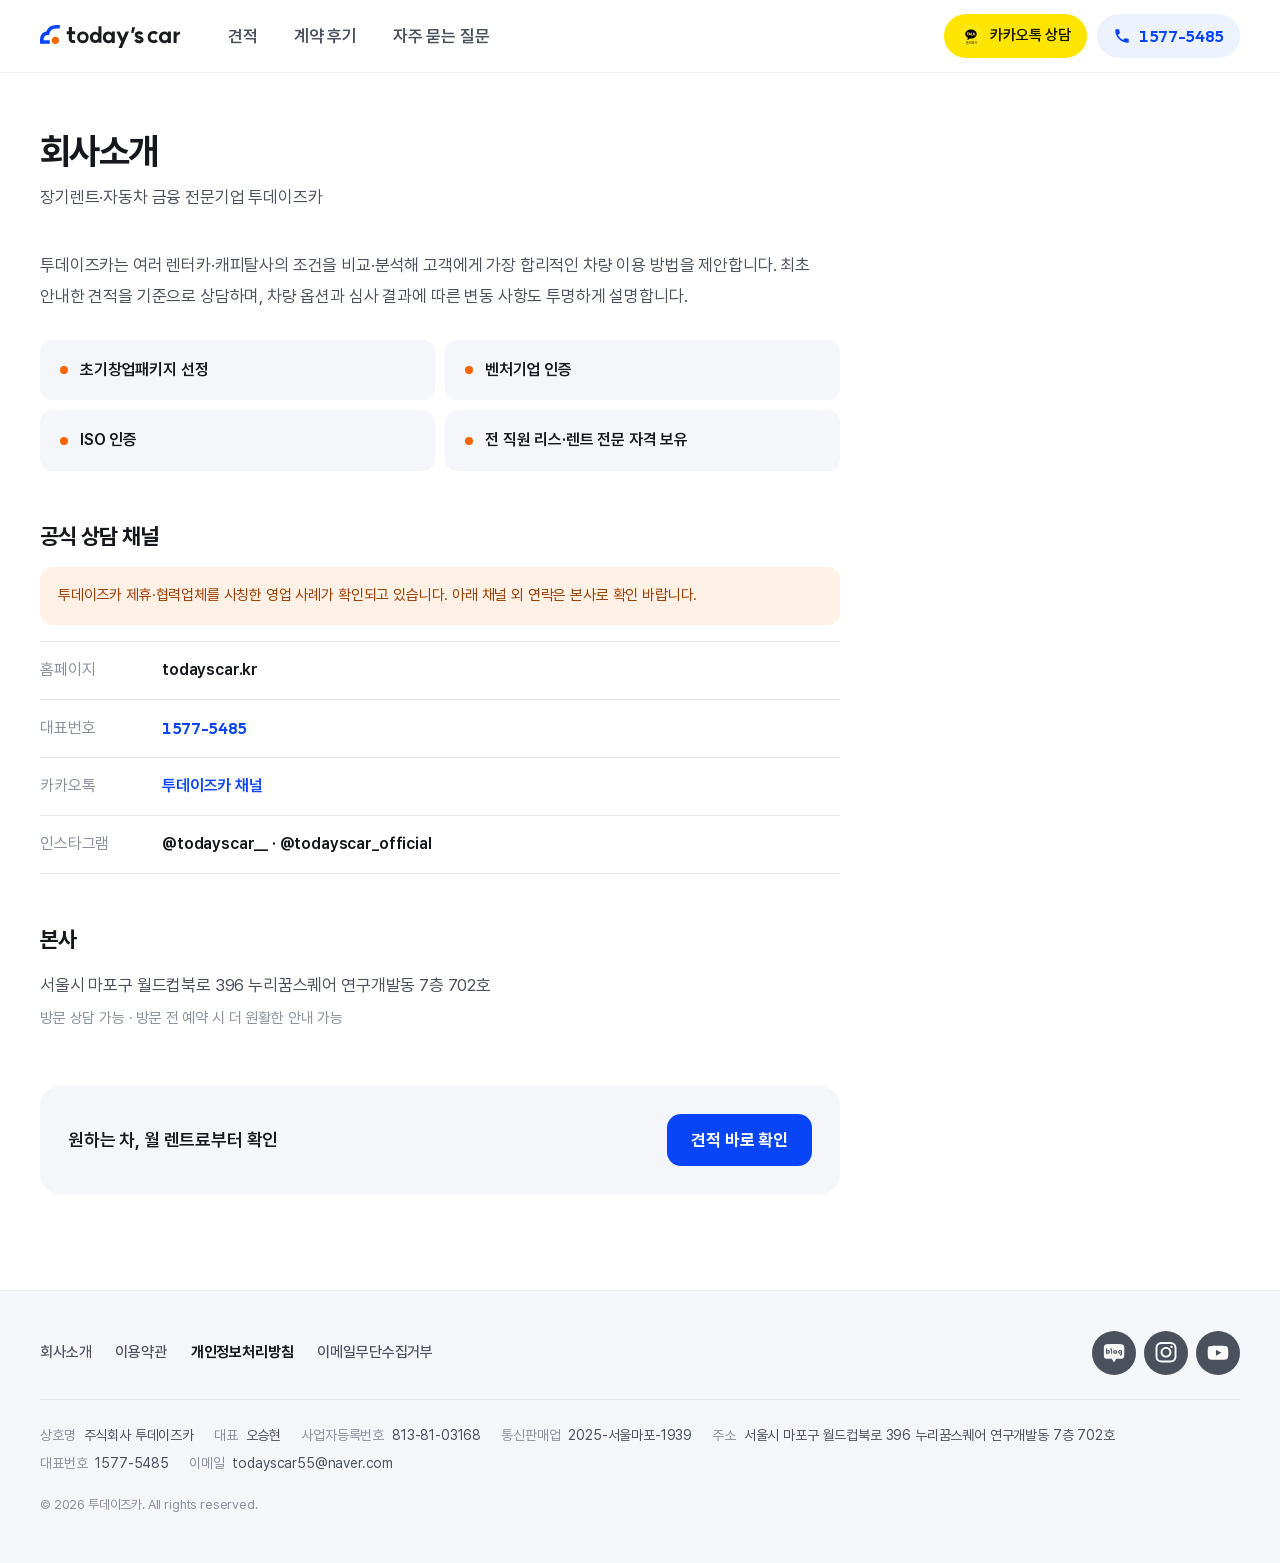
<file: todayscar/company/index.html>
<!DOCTYPE html><html lang="ko" class="__variable_5d1cd4"><head><meta charSet="utf-8"/><meta name="viewport" content="width=device-width, initial-scale=1"/><link rel="preload" href="/todayscar/_next/static/media/7b0b24f36b1a6d0b-s.p.woff2" as="font" crossorigin="" type="font/woff2"/><link rel="preload" as="image" href="/todayscar/logo.svg"/><link rel="preload" as="image" href="/todayscar/kakao.svg"/><link rel="preload" as="image" href="/todayscar/naver_blog.svg"/><link rel="preload" as="image" href="/todayscar/instagram.svg"/><link rel="preload" as="image" href="/todayscar/youtube.svg"/><link rel="stylesheet" href="/todayscar/_next/static/css/212e810d8f2f7579.css" data-precedence="next"/><link rel="stylesheet" href="/todayscar/_next/static/css/4063e3ddf29b858f.css" data-precedence="next"/><link rel="preload" as="script" fetchPriority="low" href="/todayscar/_next/static/chunks/webpack-37ccb35fee147f6d.js"/><script src="/todayscar/_next/static/chunks/fd9d1056-e3d373074663785d.js" async=""></script><script src="/todayscar/_next/static/chunks/117-11516988f0a2eed0.js" async=""></script><script src="/todayscar/_next/static/chunks/main-app-db564d54dadd4efd.js" async=""></script><script src="/todayscar/_next/static/chunks/972-add801371db68475.js" async=""></script><script src="/todayscar/_next/static/chunks/app/company/page-5cb38fb832dec4ab.js" async=""></script><script src="/todayscar/_next/static/chunks/app/layout-d6f01bb87b83a0f3.js" async=""></script><meta name="theme-color" content="#ffffff"/><title>회사소개 | 투데이즈카</title><meta name="description" content="차량과 조건을 고르면 예상 월 렌트료를 바로 확인. 22개 렌터카·캐피탈사 조건 비교, 견적·상담 무료."/><meta property="og:title" content="투데이즈카 | 신차 장기렌트·리스 견적"/><meta property="og:description" content="차량과 조건을 고르면 예상 월 렌트료를 바로 확인. 22개 렌터카·캐피탈사 조건 비교."/><meta property="og:image" content="https://todayscar.kr/_next/static/media/opengraph-image.6d6e4d4b.jpg"/><meta name="twitter:card" content="summary_large_image"/><meta name="twitter:title" content="투데이즈카 | 신차 장기렌트·리스 견적"/><meta name="twitter:description" content="차량과 조건을 고르면 예상 월 렌트료를 바로 확인. 22개 렌터카·캐피탈사 조건 비교."/><meta name="twitter:image" content="https://todayscar.kr/_next/static/media/opengraph-image.6d6e4d4b.jpg"/><link rel="icon" href="/todayscar/icon.png?3d977928ca506291" type="image/png" sizes="500x500"/><meta name="next-size-adjust"/><script src="/todayscar/_next/static/chunks/polyfills-42372ed130431b0a.js" noModule=""></script></head><body><header class="Header_header__KwdYD"><div class="container Header_bar__O6T0V"><a class="Header_logo____uDV" aria-label="투데이즈카 홈" href="/todayscar/"><img src="/todayscar/logo.svg" alt="today&#x27;s car" width="140" height="23"/></a><nav class="Header_nav__tNWGY" aria-label="주 메뉴"><a class="Header_link__8qxmS" href="/todayscar/">견적</a><a class="Header_link__8qxmS" href="/todayscar/reviews/">계약 후기</a><a class="Header_link__8qxmS" href="/todayscar/faq/">자주 묻는 질문</a></nav><div class="Header_side__lHkVf"><a href="https://pf.kakao.com/_xmhjWG/chat" target="_blank" rel="noreferrer" class="Header_kakao__nC4_s"><img src="/todayscar/kakao.svg" alt="" width="22" height="22"/>카카오톡 상담</a><a href="tel:1577-5485" class="Header_tel__0FFxu"><svg width="18" height="18" viewBox="0 0 24 24" aria-hidden="true"><path fill="currentColor" d="M6.6 10.8a15.1 15.1 0 0 0 6.6 6.6l2.2-2.2a1 1 0 0 1 1-.25 11.4 11.4 0 0 0 3.6.57 1 1 0 0 1 1 1V20a1 1 0 0 1-1 1A17 17 0 0 1 3 4a1 1 0 0 1 1-1h3.5a1 1 0 0 1 1 1c0 1.25.2 2.45.57 3.57a1 1 0 0 1-.25 1z"></path></svg><span class="num">1577-5485</span></a><button type="button" class="Header_menuBtn__4zUe8" aria-expanded="false" aria-controls="mobile-menu" aria-label="메뉴 열기"><span class="Header_burger__9ocpS" data-open="false"></span></button></div></div><div id="mobile-menu" class="Header_sheet__6UR7h" data-open="false" hidden=""><nav class="container" aria-label="모바일 메뉴"><a class="Header_sheetLink__RSvuK" href="/todayscar/">견적</a><a class="Header_sheetLink__RSvuK" href="/todayscar/reviews/">계약 후기</a><a class="Header_sheetLink__RSvuK" href="/todayscar/faq/">자주 묻는 질문</a><a href="https://pf.kakao.com/_xmhjWG/chat" target="_blank" rel="noreferrer" class="Header_sheetLink__RSvuK">카카오톡 상담</a></nav></div></header><main><div class="container sub_page__XRpyz"><div class="sub_narrow__2wguf"><h1 class="sub_title__KM4Q_">회사소개</h1><p class="sub_lead__sfrdJ">장기렌트·자동차 금융 전문기업 투데이즈카</p><div class="sub_body__AEQv3"><p class="company_text__wbkgV">투데이즈카는 여러 렌터카·캐피탈사의 조건을 비교·분석해 고객에게 가장 합리적인 차량 이용 방법을 제안합니다. 최초 안내한 견적을 기준으로 상담하며, 차량 옵션과 심사 결과에 따른 변동 사항도 투명하게 설명합니다.</p><ul class="company_facts__EcZA_"><li>초기창업패키지 선정</li><li>벤처기업 인증</li><li>ISO 인증</li><li>전 직원 리스·렌트 전문 자격 보유</li></ul><section class="company_block__cfPyD"><h2>공식 상담 채널</h2><p class="company_warn__y8jQT">투데이즈카 제휴·협력업체를 사칭한 영업 사례가 확인되고 있습니다. 아래 채널 외 연락은 본사로 확인 바랍니다.</p><dl class="company_channels__IRSiC"><div><dt>홈페이지</dt><dd>todayscar.kr</dd></div><div><dt>대표번호</dt><dd><a href="tel:1577-5485" class="num">1577-5485</a></dd></div><div><dt>카카오톡</dt><dd><a href="https://pf.kakao.com/_xmhjWG/chat" target="_blank" rel="noreferrer">투데이즈카 채널</a></dd></div><div><dt>인스타그램</dt><dd>@todayscar__ · @todayscar_official</dd></div></dl></section><section class="company_block__cfPyD"><h2>본사</h2><p class="company_text__wbkgV">서울시 마포구 월드컵북로 396 누리꿈스퀘어 연구개발동 7층 702호</p><p class="company_sub__Tg8Wg">방문 상담 가능 · 방문 전 예약 시 더 원활한 안내 가능</p></section></div><div class="sub_cta___cROa"><p>원하는 차, 월 렌트료부터 확인</p><a class="sub_ctaBtn__U_Fwp" href="/todayscar/">견적 바로 확인</a></div></div></div></main><footer class="Footer_footer__pQtti"><div class="container"><div class="Footer_top__YBhK_"><nav class="Footer_links__cFiYr" aria-label="회사 정보"><a href="/todayscar/company/">회사소개</a><a href="/todayscar/terms/">이용약관</a><a class="Footer_strong__rRenA" href="/todayscar/privacy/">개인정보처리방침</a><a href="/todayscar/email-policy/">이메일무단수집거부</a></nav><div class="Footer_sns__OmOoD"><a href="https://blog.naver.com/todayscar55" target="_blank" rel="noreferrer" aria-label="네이버 블로그"><img src="/todayscar/naver_blog.svg" alt="" width="24" height="24"/></a><a href="https://www.instagram.com/todayscar_official" target="_blank" rel="noreferrer" aria-label="인스타그램"><img src="/todayscar/instagram.svg" alt="" width="24" height="24"/></a><a href="https://www.youtube.com/@todayscar_" target="_blank" rel="noreferrer" aria-label="유튜브"><img src="/todayscar/youtube.svg" alt="" width="24" height="24"/></a></div></div><dl class="Footer_info__uHPve"><div><dt>상호명</dt><dd>주식회사 투데이즈카</dd></div><div><dt>대표</dt><dd>오승현</dd></div><div><dt>사업자등록번호</dt><dd>813-81-03168</dd></div><div><dt>통신판매업</dt><dd>2025-서울마포-1939</dd></div><div><dt>주소</dt><dd>서울시 마포구 월드컵북로 396 누리꿈스퀘어 연구개발동 7층 702호</dd></div><div><dt>대표번호</dt><dd>1577-5485</dd></div><div><dt>이메일</dt><dd>todayscar55@naver.com</dd></div></dl><p class="Footer_copy__KUC9W">© <!-- -->2026<!-- --> 투데이즈카. All rights reserved.</p></div></footer><script src="/todayscar/_next/static/chunks/webpack-37ccb35fee147f6d.js" async=""></script><script>(self.__next_f=self.__next_f||[]).push([0]);self.__next_f.push([2,null])</script><script>self.__next_f.push([1,"1:HL[\"/todayscar/_next/static/media/7b0b24f36b1a6d0b-s.p.woff2\",\"font\",{\"crossOrigin\":\"\",\"type\":\"font/woff2\"}]\n2:HL[\"/todayscar/_next/static/css/212e810d8f2f7579.css\",\"style\"]\n3:HL[\"/todayscar/_next/static/css/4063e3ddf29b858f.css\",\"style\"]\n"])</script><script>self.__next_f.push([1,"4:I[2846,[],\"\"]\n6:I[2972,[\"972\",\"static/chunks/972-add801371db68475.js\",\"20\",\"static/chunks/app/company/page-5cb38fb832dec4ab.js\"],\"\"]\n7:I[4707,[],\"\"]\n8:I[6423,[],\"\"]\n9:I[8071,[\"972\",\"static/chunks/972-add801371db68475.js\",\"185\",\"static/chunks/app/layout-d6f01bb87b83a0f3.js\"],\"default\"]\nb:I[1060,[],\"\"]\nc:[]\n"])</script><script>self.__next_f.push([1,"0:[\"$\",\"$L4\",null,{\"buildId\":\"Sexbn7I4p9t6neZkz9euF\",\"assetPrefix\":\"/todayscar\",\"urlParts\":[\"\",\"company\",\"\"],\"initialTree\":[\"\",{\"children\":[\"company\",{\"children\":[\"__PAGE__\",{}]}]},\"$undefined\",\"$undefined\",true],\"initialSeedData\":[\"\",{\"children\":[\"company\",{\"children\":[\"__PAGE__\",{},[[\"$L5\",[\"$\",\"div\",null,{\"className\":\"container sub_page__XRpyz\",\"children\":[\"$\",\"div\",null,{\"className\":\"sub_narrow__2wguf\",\"children\":[[\"$\",\"h1\",null,{\"className\":\"sub_title__KM4Q_\",\"children\":\"회사소개\"}],[\"$\",\"p\",null,{\"className\":\"sub_lead__sfrdJ\",\"children\":\"장기렌트·자동차 금융 전문기업 투데이즈카\"}],[\"$\",\"div\",null,{\"className\":\"sub_body__AEQv3\",\"children\":[[\"$\",\"p\",null,{\"className\":\"company_text__wbkgV\",\"children\":\"투데이즈카는 여러 렌터카·캐피탈사의 조건을 비교·분석해 고객에게 가장 합리적인 차량 이용 방법을 제안합니다. 최초 안내한 견적을 기준으로 상담하며, 차량 옵션과 심사 결과에 따른 변동 사항도 투명하게 설명합니다.\"}],[\"$\",\"ul\",null,{\"className\":\"company_facts__EcZA_\",\"children\":[[\"$\",\"li\",\"초기창업패키지 선정\",{\"children\":\"초기창업패키지 선정\"}],[\"$\",\"li\",\"벤처기업 인증\",{\"children\":\"벤처기업 인증\"}],[\"$\",\"li\",\"ISO 인증\",{\"children\":\"ISO 인증\"}],[\"$\",\"li\",\"전 직원 리스·렌트 전문 자격 보유\",{\"children\":\"전 직원 리스·렌트 전문 자격 보유\"}]]}],[\"$\",\"section\",null,{\"className\":\"company_block__cfPyD\",\"children\":[[\"$\",\"h2\",null,{\"children\":\"공식 상담 채널\"}],[\"$\",\"p\",null,{\"className\":\"company_warn__y8jQT\",\"children\":\"투데이즈카 제휴·협력업체를 사칭한 영업 사례가 확인되고 있습니다. 아래 채널 외 연락은 본사로 확인 바랍니다.\"}],[\"$\",\"dl\",null,{\"className\":\"company_channels__IRSiC\",\"children\":[[\"$\",\"div\",null,{\"children\":[[\"$\",\"dt\",null,{\"children\":\"홈페이지\"}],[\"$\",\"dd\",null,{\"children\":\"todayscar.kr\"}]]}],[\"$\",\"div\",null,{\"children\":[[\"$\",\"dt\",null,{\"children\":\"대표번호\"}],[\"$\",\"dd\",null,{\"children\":[\"$\",\"a\",null,{\"href\":\"tel:1577-5485\",\"className\":\"num\",\"children\":\"1577-5485\"}]}]]}],[\"$\",\"div\",null,{\"children\":[[\"$\",\"dt\",null,{\"children\":\"카카오톡\"}],[\"$\",\"dd\",null,{\"children\":[\"$\",\"a\",null,{\"href\":\"https://pf.kakao.com/_xmhjWG/chat\",\"target\":\"_blank\",\"rel\":\"noreferrer\",\"children\":\"투데이즈카 채널\"}]}]]}],[\"$\",\"div\",null,{\"children\":[[\"$\",\"dt\",null,{\"children\":\"인스타그램\"}],[\"$\",\"dd\",null,{\"children\":\"@todayscar__ · @todayscar_official\"}]]}]]}]]}],[\"$\",\"section\",null,{\"className\":\"company_block__cfPyD\",\"children\":[[\"$\",\"h2\",null,{\"children\":\"본사\"}],[\"$\",\"p\",null,{\"className\":\"company_text__wbkgV\",\"children\":\"서울시 마포구 월드컵북로 396 누리꿈스퀘어 연구개발동 7층 702호\"}],[\"$\",\"p\",null,{\"className\":\"company_sub__Tg8Wg\",\"children\":\"방문 상담 가능 · 방문 전 예약 시 더 원활한 안내 가능\"}]]}]]}],[\"$\",\"div\",null,{\"className\":\"sub_cta___cROa\",\"children\":[[\"$\",\"p\",null,{\"children\":\"원하는 차, 월 렌트료부터 확인\"}],[\"$\",\"$L6\",null,{\"href\":\"/\",\"className\":\"sub_ctaBtn__U_Fwp\",\"children\":\"견적 바로 확인\"}]]}]]}]}],[[\"$\",\"link\",\"0\",{\"rel\":\"stylesheet\",\"href\":\"/todayscar/_next/static/css/4063e3ddf29b858f.css\",\"precedence\":\"next\",\"crossOrigin\":\"$undefined\"}]]],null],null]},[null,[\"$\",\"$L7\",null,{\"parallelRouterKey\":\"children\",\"segmentPath\":[\"children\",\"company\",\"children\"],\"error\":\"$undefined\",\"errorStyles\":\"$undefined\",\"errorScripts\":\"$undefined\",\"template\":[\"$\",\"$L8\",null,{}],\"templateStyles\":\"$undefined\",\"templateScripts\":\"$undefined\",\"notFound\":\"$undefined\",\"notFoundStyles\":\"$undefined\"}]],null]},[[[[\"$\",\"link\",\"0\",{\"rel\":\"stylesheet\",\"href\":\"/todayscar/_next/static/css/212e810d8f2f7579.css\",\"precedence\":\"next\",\"crossOrigin\":\"$undefined\"}]],[\"$\",\"html\",null,{\"lang\":\"ko\",\"className\":\"__variable_5d1cd4\",\"children\":[\"$\",\"body\",null,{\"children\":[[\"$\",\"$L9\",null,{}],[\"$\",\"main\",null,{\"children\":[\"$\",\"$L7\",null,{\"parallelRouterKey\":\"children\",\"segmentPath\":[\"children\"],\"error\":\"$undefined\",\"errorStyles\":\"$undefined\",\"errorScripts\":\"$undefined\",\"template\":[\"$\",\"$L8\",null,{}],\"templateStyles\":\"$undefined\",\"templateScripts\":\"$undefined\",\"notFound\":[[\"$\",\"title\",null,{\"children\":\"404: This page could not be found.\"}],[\"$\",\"div\",null,{\"style\":{\"fontFamily\":\"system-ui,\\\"Segoe UI\\\",Roboto,Helvetica,Arial,sans-serif,\\\"Apple Color Emoji\\\",\\\"Segoe UI Emoji\\\"\",\"height\":\"100vh\",\"textAlign\":\"center\",\"display\":\"flex\",\"flexDirection\":\"column\",\"alignItems\":\"center\",\"justifyContent\":\"center\"},\"children\":[\"$\",\"div\",null,{\"children\":[[\"$\",\"style\",null,{\"dangerouslySetInnerHTML\":{\"__html\":\"body{color:#000;background:#fff;margin:0}.next-error-h1{border-right:1px solid rgba(0,0,0,.3)}@media (prefers-color-scheme:dark){body{color:#fff;background:#000}.next-error-h1{border-right:1px solid rgba(255,255,255,.3)}}\"}}],[\"$\",\"h1\",null,{\"className\":\"next-error-h1\",\"style\":{\"display\":\"inline-block\",\"margin\":\"0 20px 0 0\",\"padding\":\"0 23px 0 0\",\"fontSize\":24,\"fontWeight\":500,\"verticalAlign\":\"top\",\"lineHeight\":\"49px\"},\"children\":\"404\"}],[\"$\",\"div\",null,{\"style\":{\"display\":\"inline-block\"},\"children\":[\"$\",\"h2\",null,{\"style\":{\"fontSize\":14,\"fontWeight\":400,\"lineHeight\":\"49px\",\"margin\":0},\"children\":\"This page could not be found.\"}]}]]}]}]],\"notFoundStyles\":[]}]}],[\"$\",\"footer\",null,{\"className\":\"Footer_footer__pQtti\",\"children\":[\"$\",\"div\",null,{\"className\":\"container\",\"children\":[[\"$\",\"div\",null,{\"className\":\"Footer_top__YBhK_\",\"children\":[[\"$\",\"nav\",null,{\"className\":\"Footer_links__cFiYr\",\"aria-label\":\"회사 정보\",\"children\":[[\"$\",\"$L6\",null,{\"href\":\"/company/\",\"children\":\"회사소개\"}],[\"$\",\"$L6\",null,{\"href\":\"/terms/\",\"children\":\"이용약관\"}],[\"$\",\"$L6\",null,{\"href\":\"/privacy/\",\"className\":\"Footer_strong__rRenA\",\"children\":\"개인정보처리방침\"}],[\"$\",\"$L6\",null,{\"href\":\"/email-policy/\",\"children\":\"이메일무단수집거부\"}]]}],[\"$\",\"div\",null,{\"className\":\"Footer_sns__OmOoD\",\"children\":[[\"$\",\"a\",null,{\"href\":\"https://blog.naver.com/todayscar55\",\"target\":\"_blank\",\"rel\":\"noreferrer\",\"aria-label\":\"네이버 블로그\",\"children\":[\"$\",\"img\",null,{\"src\":\"/todayscar/naver_blog.svg\",\"alt\":\"\",\"width\":24,\"height\":24}]}],[\"$\",\"a\",null,{\"href\":\"https://www.instagram.com/todayscar_official\",\"target\":\"_blank\",\"rel\":\"noreferrer\",\"aria-label\":\"인스타그램\",\"children\":[\"$\",\"img\",null,{\"src\":\"/todayscar/instagram.svg\",\"alt\":\"\",\"width\":24,\"height\":24}]}],[\"$\",\"a\",null,{\"href\":\"https://www.youtube.com/@todayscar_\",\"target\":\"_blank\",\"rel\":\"noreferrer\",\"aria-label\":\"유튜브\",\"children\":[\"$\",\"img\",null,{\"src\":\"/todayscar/youtube.svg\",\"alt\":\"\",\"width\":24,\"height\":24}]}]]}]]}],[\"$\",\"dl\",null,{\"className\":\"Footer_info__uHPve\",\"children\":[[\"$\",\"div\",null,{\"children\":[[\"$\",\"dt\",null,{\"children\":\"상호명\"}],[\"$\",\"dd\",null,{\"children\":\"주식회사 투데이즈카\"}]]}],[\"$\",\"div\",null,{\"children\":[[\"$\",\"dt\",null,{\"children\":\"대표\"}],[\"$\",\"dd\",null,{\"children\":\"오승현\"}]]}],[\"$\",\"div\",null,{\"children\":[[\"$\",\"dt\",null,{\"children\":\"사업자등록번호\"}],[\"$\",\"dd\",null,{\"children\":\"813-81-03168\"}]]}],[\"$\",\"div\",null,{\"children\":[[\"$\",\"dt\",null,{\"children\":\"통신판매업\"}],[\"$\",\"dd\",null,{\"children\":\"2025-서울마포-1939\"}]]}],[\"$\",\"div\",null,{\"children\":[[\"$\",\"dt\",null,{\"children\":\"주소\"}],[\"$\",\"dd\",null,{\"children\":\"서울시 마포구 월드컵북로 396 누리꿈스퀘어 연구개발동 7층 702호\"}]]}],[\"$\",\"div\",null,{\"children\":[[\"$\",\"dt\",null,{\"children\":\"대표번호\"}],[\"$\",\"dd\",null,{\"children\":\"1577-5485\"}]]}],[\"$\",\"div\",null,{\"children\":[[\"$\",\"dt\",null,{\"children\":\"이메일\"}],[\"$\",\"dd\",null,{\"children\":\"todayscar55@naver.com\"}]]}]]}],[\"$\",\"p\",null,{\"className\":\"Footer_copy__KUC9W\",\"children\":[\"© \",2026,\" 투데이즈카. All rights reserved.\"]}]]}]}]]}]}]],null],null],\"couldBeIntercepted\":false,\"initialHead\":[null,\"$La\"],\"globalErrorComponent\":\"$b\",\"missingSlots\":\"$Wc\"}]\n"])</script><script>self.__next_f.push([1,"a:[[\"$\",\"meta\",\"0\",{\"name\":\"viewport\",\"content\":\"width=device-width, initial-scale=1\"}],[\"$\",\"meta\",\"1\",{\"name\":\"theme-color\",\"content\":\"#ffffff\"}],[\"$\",\"meta\",\"2\",{\"charSet\":\"utf-8\"}],[\"$\",\"title\",\"3\",{\"children\":\"회사소개 | 투데이즈카\"}],[\"$\",\"meta\",\"4\",{\"name\":\"description\",\"content\":\"차량과 조건을 고르면 예상 월 렌트료를 바로 확인. 22개 렌터카·캐피탈사 조건 비교, 견적·상담 무료.\"}],[\"$\",\"meta\",\"5\",{\"property\":\"og:title\",\"content\":\"투데이즈카 | 신차 장기렌트·리스 견적\"}],[\"$\",\"meta\",\"6\",{\"property\":\"og:description\",\"content\":\"차량과 조건을 고르면 예상 월 렌트료를 바로 확인. 22개 렌터카·캐피탈사 조건 비교.\"}],[\"$\",\"meta\",\"7\",{\"property\":\"og:image\",\"content\":\"https://todayscar.kr/_next/static/media/opengraph-image.6d6e4d4b.jpg\"}],[\"$\",\"meta\",\"8\",{\"name\":\"twitter:card\",\"content\":\"summary_large_image\"}],[\"$\",\"meta\",\"9\",{\"name\":\"twitter:title\",\"content\":\"투데이즈카 | 신차 장기렌트·리스 견적\"}],[\"$\",\"meta\",\"10\",{\"name\":\"twitter:description\",\"content\":\"차량과 조건을 고르면 예상 월 렌트료를 바로 확인. 22개 렌터카·캐피탈사 조건 비교.\"}],[\"$\",\"meta\",\"11\",{\"name\":\"twitter:image\",\"content\":\"https://todayscar.kr/_next/static/media/opengraph-image.6d6e4d4b.jpg\"}],[\"$\",\"link\",\"12\",{\"rel\":\"icon\",\"href\":\"/todayscar/icon.png?3d977928ca506291\",\"type\":\"image/png\",\"sizes\":\"500x500\"}],[\"$\",\"meta\",\"13\",{\"name\":\"next-size-adjust\"}]]\n5:null\n"])</script></body></html>
</file>
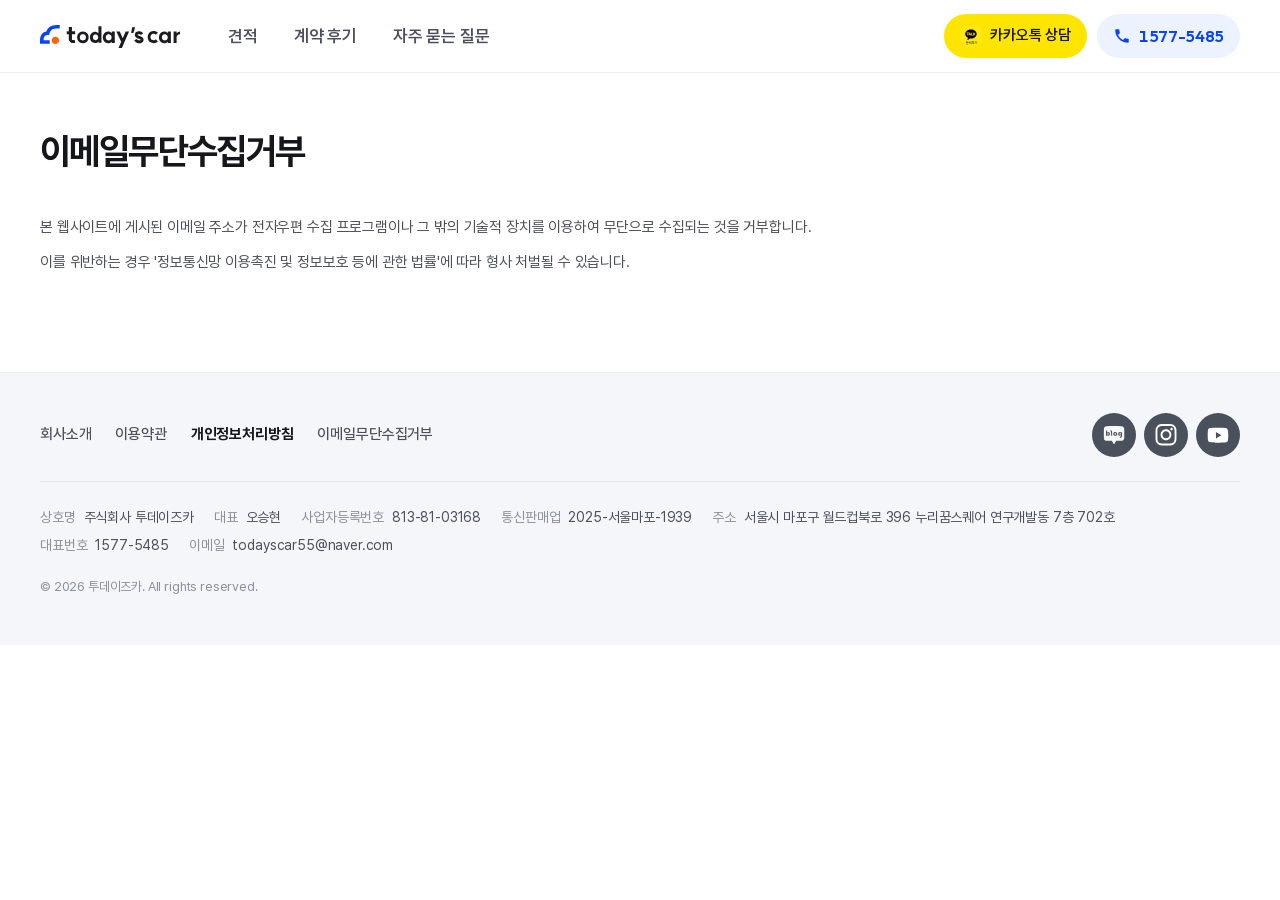
<file: todayscar/email-policy/index.html>
<!DOCTYPE html><html lang="ko" class="__variable_5d1cd4"><head><meta charSet="utf-8"/><meta name="viewport" content="width=device-width, initial-scale=1"/><link rel="preload" href="/todayscar/_next/static/media/7b0b24f36b1a6d0b-s.p.woff2" as="font" crossorigin="" type="font/woff2"/><link rel="preload" as="image" href="/todayscar/logo.svg"/><link rel="preload" as="image" href="/todayscar/kakao.svg"/><link rel="preload" as="image" href="/todayscar/naver_blog.svg"/><link rel="preload" as="image" href="/todayscar/instagram.svg"/><link rel="preload" as="image" href="/todayscar/youtube.svg"/><link rel="stylesheet" href="/todayscar/_next/static/css/212e810d8f2f7579.css" data-precedence="next"/><link rel="stylesheet" href="/todayscar/_next/static/css/4063e3ddf29b858f.css" data-precedence="next"/><link rel="preload" as="script" fetchPriority="low" href="/todayscar/_next/static/chunks/webpack-37ccb35fee147f6d.js"/><script src="/todayscar/_next/static/chunks/fd9d1056-e3d373074663785d.js" async=""></script><script src="/todayscar/_next/static/chunks/117-11516988f0a2eed0.js" async=""></script><script src="/todayscar/_next/static/chunks/main-app-db564d54dadd4efd.js" async=""></script><script src="/todayscar/_next/static/chunks/972-add801371db68475.js" async=""></script><script src="/todayscar/_next/static/chunks/app/layout-d6f01bb87b83a0f3.js" async=""></script><script src="/todayscar/_next/static/chunks/app/page-b6a356c062e2066c.js" async=""></script><meta name="theme-color" content="#ffffff"/><title>이메일무단수집거부 | 투데이즈카</title><meta name="description" content="차량과 조건을 고르면 예상 월 렌트료를 바로 확인. 22개 렌터카·캐피탈사 조건 비교, 견적·상담 무료."/><meta property="og:title" content="투데이즈카 | 신차 장기렌트·리스 견적"/><meta property="og:description" content="차량과 조건을 고르면 예상 월 렌트료를 바로 확인. 22개 렌터카·캐피탈사 조건 비교."/><meta property="og:image" content="https://todayscar.kr/_next/static/media/opengraph-image.6d6e4d4b.jpg"/><meta name="twitter:card" content="summary_large_image"/><meta name="twitter:title" content="투데이즈카 | 신차 장기렌트·리스 견적"/><meta name="twitter:description" content="차량과 조건을 고르면 예상 월 렌트료를 바로 확인. 22개 렌터카·캐피탈사 조건 비교."/><meta name="twitter:image" content="https://todayscar.kr/_next/static/media/opengraph-image.6d6e4d4b.jpg"/><link rel="icon" href="/todayscar/icon.png?3d977928ca506291" type="image/png" sizes="500x500"/><meta name="next-size-adjust"/><script src="/todayscar/_next/static/chunks/polyfills-42372ed130431b0a.js" noModule=""></script></head><body><header class="Header_header__KwdYD"><div class="container Header_bar__O6T0V"><a class="Header_logo____uDV" aria-label="투데이즈카 홈" href="/todayscar/"><img src="/todayscar/logo.svg" alt="today&#x27;s car" width="140" height="23"/></a><nav class="Header_nav__tNWGY" aria-label="주 메뉴"><a class="Header_link__8qxmS" href="/todayscar/">견적</a><a class="Header_link__8qxmS" href="/todayscar/reviews/">계약 후기</a><a class="Header_link__8qxmS" href="/todayscar/faq/">자주 묻는 질문</a></nav><div class="Header_side__lHkVf"><a href="https://pf.kakao.com/_xmhjWG/chat" target="_blank" rel="noreferrer" class="Header_kakao__nC4_s"><img src="/todayscar/kakao.svg" alt="" width="22" height="22"/>카카오톡 상담</a><a href="tel:1577-5485" class="Header_tel__0FFxu"><svg width="18" height="18" viewBox="0 0 24 24" aria-hidden="true"><path fill="currentColor" d="M6.6 10.8a15.1 15.1 0 0 0 6.6 6.6l2.2-2.2a1 1 0 0 1 1-.25 11.4 11.4 0 0 0 3.6.57 1 1 0 0 1 1 1V20a1 1 0 0 1-1 1A17 17 0 0 1 3 4a1 1 0 0 1 1-1h3.5a1 1 0 0 1 1 1c0 1.25.2 2.45.57 3.57a1 1 0 0 1-.25 1z"></path></svg><span class="num">1577-5485</span></a><button type="button" class="Header_menuBtn__4zUe8" aria-expanded="false" aria-controls="mobile-menu" aria-label="메뉴 열기"><span class="Header_burger__9ocpS" data-open="false"></span></button></div></div><div id="mobile-menu" class="Header_sheet__6UR7h" data-open="false" hidden=""><nav class="container" aria-label="모바일 메뉴"><a class="Header_sheetLink__RSvuK" href="/todayscar/">견적</a><a class="Header_sheetLink__RSvuK" href="/todayscar/reviews/">계약 후기</a><a class="Header_sheetLink__RSvuK" href="/todayscar/faq/">자주 묻는 질문</a><a href="https://pf.kakao.com/_xmhjWG/chat" target="_blank" rel="noreferrer" class="Header_sheetLink__RSvuK">카카오톡 상담</a></nav></div></header><main><div class="container sub_page__XRpyz"><div class="sub_narrow__2wguf"><h1 class="sub_title__KM4Q_">이메일무단수집거부</h1><div class="sub_body__AEQv3 sub_legal__0iFRy"><section><p>본 웹사이트에 게시된 이메일 주소가 전자우편 수집 프로그램이나 그 밖의 기술적 장치를 이용하여 무단으로 수집되는 것을 거부합니다.</p><p>이를 위반하는 경우 &#x27;정보통신망 이용촉진 및 정보보호 등에 관한 법률&#x27;에 따라 형사 처벌될 수 있습니다.</p></section></div></div></div></main><footer class="Footer_footer__pQtti"><div class="container"><div class="Footer_top__YBhK_"><nav class="Footer_links__cFiYr" aria-label="회사 정보"><a href="/todayscar/company/">회사소개</a><a href="/todayscar/terms/">이용약관</a><a class="Footer_strong__rRenA" href="/todayscar/privacy/">개인정보처리방침</a><a href="/todayscar/email-policy/">이메일무단수집거부</a></nav><div class="Footer_sns__OmOoD"><a href="https://blog.naver.com/todayscar55" target="_blank" rel="noreferrer" aria-label="네이버 블로그"><img src="/todayscar/naver_blog.svg" alt="" width="24" height="24"/></a><a href="https://www.instagram.com/todayscar_official" target="_blank" rel="noreferrer" aria-label="인스타그램"><img src="/todayscar/instagram.svg" alt="" width="24" height="24"/></a><a href="https://www.youtube.com/@todayscar_" target="_blank" rel="noreferrer" aria-label="유튜브"><img src="/todayscar/youtube.svg" alt="" width="24" height="24"/></a></div></div><dl class="Footer_info__uHPve"><div><dt>상호명</dt><dd>주식회사 투데이즈카</dd></div><div><dt>대표</dt><dd>오승현</dd></div><div><dt>사업자등록번호</dt><dd>813-81-03168</dd></div><div><dt>통신판매업</dt><dd>2025-서울마포-1939</dd></div><div><dt>주소</dt><dd>서울시 마포구 월드컵북로 396 누리꿈스퀘어 연구개발동 7층 702호</dd></div><div><dt>대표번호</dt><dd>1577-5485</dd></div><div><dt>이메일</dt><dd>todayscar55@naver.com</dd></div></dl><p class="Footer_copy__KUC9W">© <!-- -->2026<!-- --> 투데이즈카. All rights reserved.</p></div></footer><script src="/todayscar/_next/static/chunks/webpack-37ccb35fee147f6d.js" async=""></script><script>(self.__next_f=self.__next_f||[]).push([0]);self.__next_f.push([2,null])</script><script>self.__next_f.push([1,"1:HL[\"/todayscar/_next/static/media/7b0b24f36b1a6d0b-s.p.woff2\",\"font\",{\"crossOrigin\":\"\",\"type\":\"font/woff2\"}]\n2:HL[\"/todayscar/_next/static/css/212e810d8f2f7579.css\",\"style\"]\n3:HL[\"/todayscar/_next/static/css/4063e3ddf29b858f.css\",\"style\"]\n"])</script><script>self.__next_f.push([1,"4:I[2846,[],\"\"]\n6:I[4707,[],\"\"]\n7:I[6423,[],\"\"]\n8:I[8071,[\"972\",\"static/chunks/972-add801371db68475.js\",\"185\",\"static/chunks/app/layout-d6f01bb87b83a0f3.js\"],\"default\"]\n9:I[2972,[\"972\",\"static/chunks/972-add801371db68475.js\",\"931\",\"static/chunks/app/page-b6a356c062e2066c.js\"],\"\"]\nb:I[1060,[],\"\"]\nc:[]\n"])</script><script>self.__next_f.push([1,"0:[\"$\",\"$L4\",null,{\"buildId\":\"Sexbn7I4p9t6neZkz9euF\",\"assetPrefix\":\"/todayscar\",\"urlParts\":[\"\",\"email-policy\",\"\"],\"initialTree\":[\"\",{\"children\":[\"email-policy\",{\"children\":[\"__PAGE__\",{}]}]},\"$undefined\",\"$undefined\",true],\"initialSeedData\":[\"\",{\"children\":[\"email-policy\",{\"children\":[\"__PAGE__\",{},[[\"$L5\",[\"$\",\"div\",null,{\"className\":\"container sub_page__XRpyz\",\"children\":[\"$\",\"div\",null,{\"className\":\"sub_narrow__2wguf\",\"children\":[[\"$\",\"h1\",null,{\"className\":\"sub_title__KM4Q_\",\"children\":\"이메일무단수집거부\"}],[\"$\",\"div\",null,{\"className\":\"sub_body__AEQv3 sub_legal__0iFRy\",\"children\":[[\"$\",\"section\",\"0\",{\"children\":[\"$undefined\",[[\"$\",\"p\",\"0\",{\"children\":\"본 웹사이트에 게시된 이메일 주소가 전자우편 수집 프로그램이나 그 밖의 기술적 장치를 이용하여 무단으로 수집되는 것을 거부합니다.\"}],[\"$\",\"p\",\"1\",{\"children\":\"이를 위반하는 경우 '정보통신망 이용촉진 및 정보보호 등에 관한 법률'에 따라 형사 처벌될 수 있습니다.\"}]]]}]]}]]}]}],[[\"$\",\"link\",\"0\",{\"rel\":\"stylesheet\",\"href\":\"/todayscar/_next/static/css/4063e3ddf29b858f.css\",\"precedence\":\"next\",\"crossOrigin\":\"$undefined\"}]]],null],null]},[null,[\"$\",\"$L6\",null,{\"parallelRouterKey\":\"children\",\"segmentPath\":[\"children\",\"email-policy\",\"children\"],\"error\":\"$undefined\",\"errorStyles\":\"$undefined\",\"errorScripts\":\"$undefined\",\"template\":[\"$\",\"$L7\",null,{}],\"templateStyles\":\"$undefined\",\"templateScripts\":\"$undefined\",\"notFound\":\"$undefined\",\"notFoundStyles\":\"$undefined\"}]],null]},[[[[\"$\",\"link\",\"0\",{\"rel\":\"stylesheet\",\"href\":\"/todayscar/_next/static/css/212e810d8f2f7579.css\",\"precedence\":\"next\",\"crossOrigin\":\"$undefined\"}]],[\"$\",\"html\",null,{\"lang\":\"ko\",\"className\":\"__variable_5d1cd4\",\"children\":[\"$\",\"body\",null,{\"children\":[[\"$\",\"$L8\",null,{}],[\"$\",\"main\",null,{\"children\":[\"$\",\"$L6\",null,{\"parallelRouterKey\":\"children\",\"segmentPath\":[\"children\"],\"error\":\"$undefined\",\"errorStyles\":\"$undefined\",\"errorScripts\":\"$undefined\",\"template\":[\"$\",\"$L7\",null,{}],\"templateStyles\":\"$undefined\",\"templateScripts\":\"$undefined\",\"notFound\":[[\"$\",\"title\",null,{\"children\":\"404: This page could not be found.\"}],[\"$\",\"div\",null,{\"style\":{\"fontFamily\":\"system-ui,\\\"Segoe UI\\\",Roboto,Helvetica,Arial,sans-serif,\\\"Apple Color Emoji\\\",\\\"Segoe UI Emoji\\\"\",\"height\":\"100vh\",\"textAlign\":\"center\",\"display\":\"flex\",\"flexDirection\":\"column\",\"alignItems\":\"center\",\"justifyContent\":\"center\"},\"children\":[\"$\",\"div\",null,{\"children\":[[\"$\",\"style\",null,{\"dangerouslySetInnerHTML\":{\"__html\":\"body{color:#000;background:#fff;margin:0}.next-error-h1{border-right:1px solid rgba(0,0,0,.3)}@media (prefers-color-scheme:dark){body{color:#fff;background:#000}.next-error-h1{border-right:1px solid rgba(255,255,255,.3)}}\"}}],[\"$\",\"h1\",null,{\"className\":\"next-error-h1\",\"style\":{\"display\":\"inline-block\",\"margin\":\"0 20px 0 0\",\"padding\":\"0 23px 0 0\",\"fontSize\":24,\"fontWeight\":500,\"verticalAlign\":\"top\",\"lineHeight\":\"49px\"},\"children\":\"404\"}],[\"$\",\"div\",null,{\"style\":{\"display\":\"inline-block\"},\"children\":[\"$\",\"h2\",null,{\"style\":{\"fontSize\":14,\"fontWeight\":400,\"lineHeight\":\"49px\",\"margin\":0},\"children\":\"This page could not be found.\"}]}]]}]}]],\"notFoundStyles\":[]}]}],[\"$\",\"footer\",null,{\"className\":\"Footer_footer__pQtti\",\"children\":[\"$\",\"div\",null,{\"className\":\"container\",\"children\":[[\"$\",\"div\",null,{\"className\":\"Footer_top__YBhK_\",\"children\":[[\"$\",\"nav\",null,{\"className\":\"Footer_links__cFiYr\",\"aria-label\":\"회사 정보\",\"children\":[[\"$\",\"$L9\",null,{\"href\":\"/company/\",\"children\":\"회사소개\"}],[\"$\",\"$L9\",null,{\"href\":\"/terms/\",\"children\":\"이용약관\"}],[\"$\",\"$L9\",null,{\"href\":\"/privacy/\",\"className\":\"Footer_strong__rRenA\",\"children\":\"개인정보처리방침\"}],[\"$\",\"$L9\",null,{\"href\":\"/email-policy/\",\"children\":\"이메일무단수집거부\"}]]}],[\"$\",\"div\",null,{\"className\":\"Footer_sns__OmOoD\",\"children\":[[\"$\",\"a\",null,{\"href\":\"https://blog.naver.com/todayscar55\",\"target\":\"_blank\",\"rel\":\"noreferrer\",\"aria-label\":\"네이버 블로그\",\"children\":[\"$\",\"img\",null,{\"src\":\"/todayscar/naver_blog.svg\",\"alt\":\"\",\"width\":24,\"height\":24}]}],[\"$\",\"a\",null,{\"href\":\"https://www.instagram.com/todayscar_official\",\"target\":\"_blank\",\"rel\":\"noreferrer\",\"aria-label\":\"인스타그램\",\"children\":[\"$\",\"img\",null,{\"src\":\"/todayscar/instagram.svg\",\"alt\":\"\",\"width\":24,\"height\":24}]}],[\"$\",\"a\",null,{\"href\":\"https://www.youtube.com/@todayscar_\",\"target\":\"_blank\",\"rel\":\"noreferrer\",\"aria-label\":\"유튜브\",\"children\":[\"$\",\"img\",null,{\"src\":\"/todayscar/youtube.svg\",\"alt\":\"\",\"width\":24,\"height\":24}]}]]}]]}],[\"$\",\"dl\",null,{\"className\":\"Footer_info__uHPve\",\"children\":[[\"$\",\"div\",null,{\"children\":[[\"$\",\"dt\",null,{\"children\":\"상호명\"}],[\"$\",\"dd\",null,{\"children\":\"주식회사 투데이즈카\"}]]}],[\"$\",\"div\",null,{\"children\":[[\"$\",\"dt\",null,{\"children\":\"대표\"}],[\"$\",\"dd\",null,{\"children\":\"오승현\"}]]}],[\"$\",\"div\",null,{\"children\":[[\"$\",\"dt\",null,{\"children\":\"사업자등록번호\"}],[\"$\",\"dd\",null,{\"children\":\"813-81-03168\"}]]}],[\"$\",\"div\",null,{\"children\":[[\"$\",\"dt\",null,{\"children\":\"통신판매업\"}],[\"$\",\"dd\",null,{\"children\":\"2025-서울마포-1939\"}]]}],[\"$\",\"div\",null,{\"children\":[[\"$\",\"dt\",null,{\"children\":\"주소\"}],[\"$\",\"dd\",null,{\"children\":\"서울시 마포구 월드컵북로 396 누리꿈스퀘어 연구개발동 7층 702호\"}]]}],[\"$\",\"div\",null,{\"children\":[[\"$\",\"dt\",null,{\"children\":\"대표번호\"}],[\"$\",\"dd\",null,{\"children\":\"1577-5485\"}]]}],[\"$\",\"div\",null,{\"children\":[[\"$\",\"dt\",null,{\"children\":\"이메일\"}],[\"$\",\"dd\",null,{\"children\":\"todayscar55@naver.com\"}]]}]]}],[\"$\",\"p\",null,{\"className\":\"Footer_copy__KUC9W\",\"children\":[\"© \",2026,\" 투데이즈카. All rights reserved.\"]}]]}]}]]}]}]],null],null],\"couldBeIntercepted\":false,\"initialHead\":[null,\"$La\"],\"globalErrorComponent\":\"$b\",\"missingSlots\":\"$Wc\"}]\n"])</script><script>self.__next_f.push([1,"a:[[\"$\",\"meta\",\"0\",{\"name\":\"viewport\",\"content\":\"width=device-width, initial-scale=1\"}],[\"$\",\"meta\",\"1\",{\"name\":\"theme-color\",\"content\":\"#ffffff\"}],[\"$\",\"meta\",\"2\",{\"charSet\":\"utf-8\"}],[\"$\",\"title\",\"3\",{\"children\":\"이메일무단수집거부 | 투데이즈카\"}],[\"$\",\"meta\",\"4\",{\"name\":\"description\",\"content\":\"차량과 조건을 고르면 예상 월 렌트료를 바로 확인. 22개 렌터카·캐피탈사 조건 비교, 견적·상담 무료.\"}],[\"$\",\"meta\",\"5\",{\"property\":\"og:title\",\"content\":\"투데이즈카 | 신차 장기렌트·리스 견적\"}],[\"$\",\"meta\",\"6\",{\"property\":\"og:description\",\"content\":\"차량과 조건을 고르면 예상 월 렌트료를 바로 확인. 22개 렌터카·캐피탈사 조건 비교.\"}],[\"$\",\"meta\",\"7\",{\"property\":\"og:image\",\"content\":\"https://todayscar.kr/_next/static/media/opengraph-image.6d6e4d4b.jpg\"}],[\"$\",\"meta\",\"8\",{\"name\":\"twitter:card\",\"content\":\"summary_large_image\"}],[\"$\",\"meta\",\"9\",{\"name\":\"twitter:title\",\"content\":\"투데이즈카 | 신차 장기렌트·리스 견적\"}],[\"$\",\"meta\",\"10\",{\"name\":\"twitter:description\",\"content\":\"차량과 조건을 고르면 예상 월 렌트료를 바로 확인. 22개 렌터카·캐피탈사 조건 비교.\"}],[\"$\",\"meta\",\"11\",{\"name\":\"twitter:image\",\"content\":\"https://todayscar.kr/_next/static/media/opengraph-image.6d6e4d4b.jpg\"}],[\"$\",\"link\",\"12\",{\"rel\":\"icon\",\"href\":\"/todayscar/icon.png?3d977928ca506291\",\"type\":\"image/png\",\"sizes\":\"500x500\"}],[\"$\",\"meta\",\"13\",{\"name\":\"next-size-adjust\"}]]\n5:null\n"])</script></body></html>
</file>
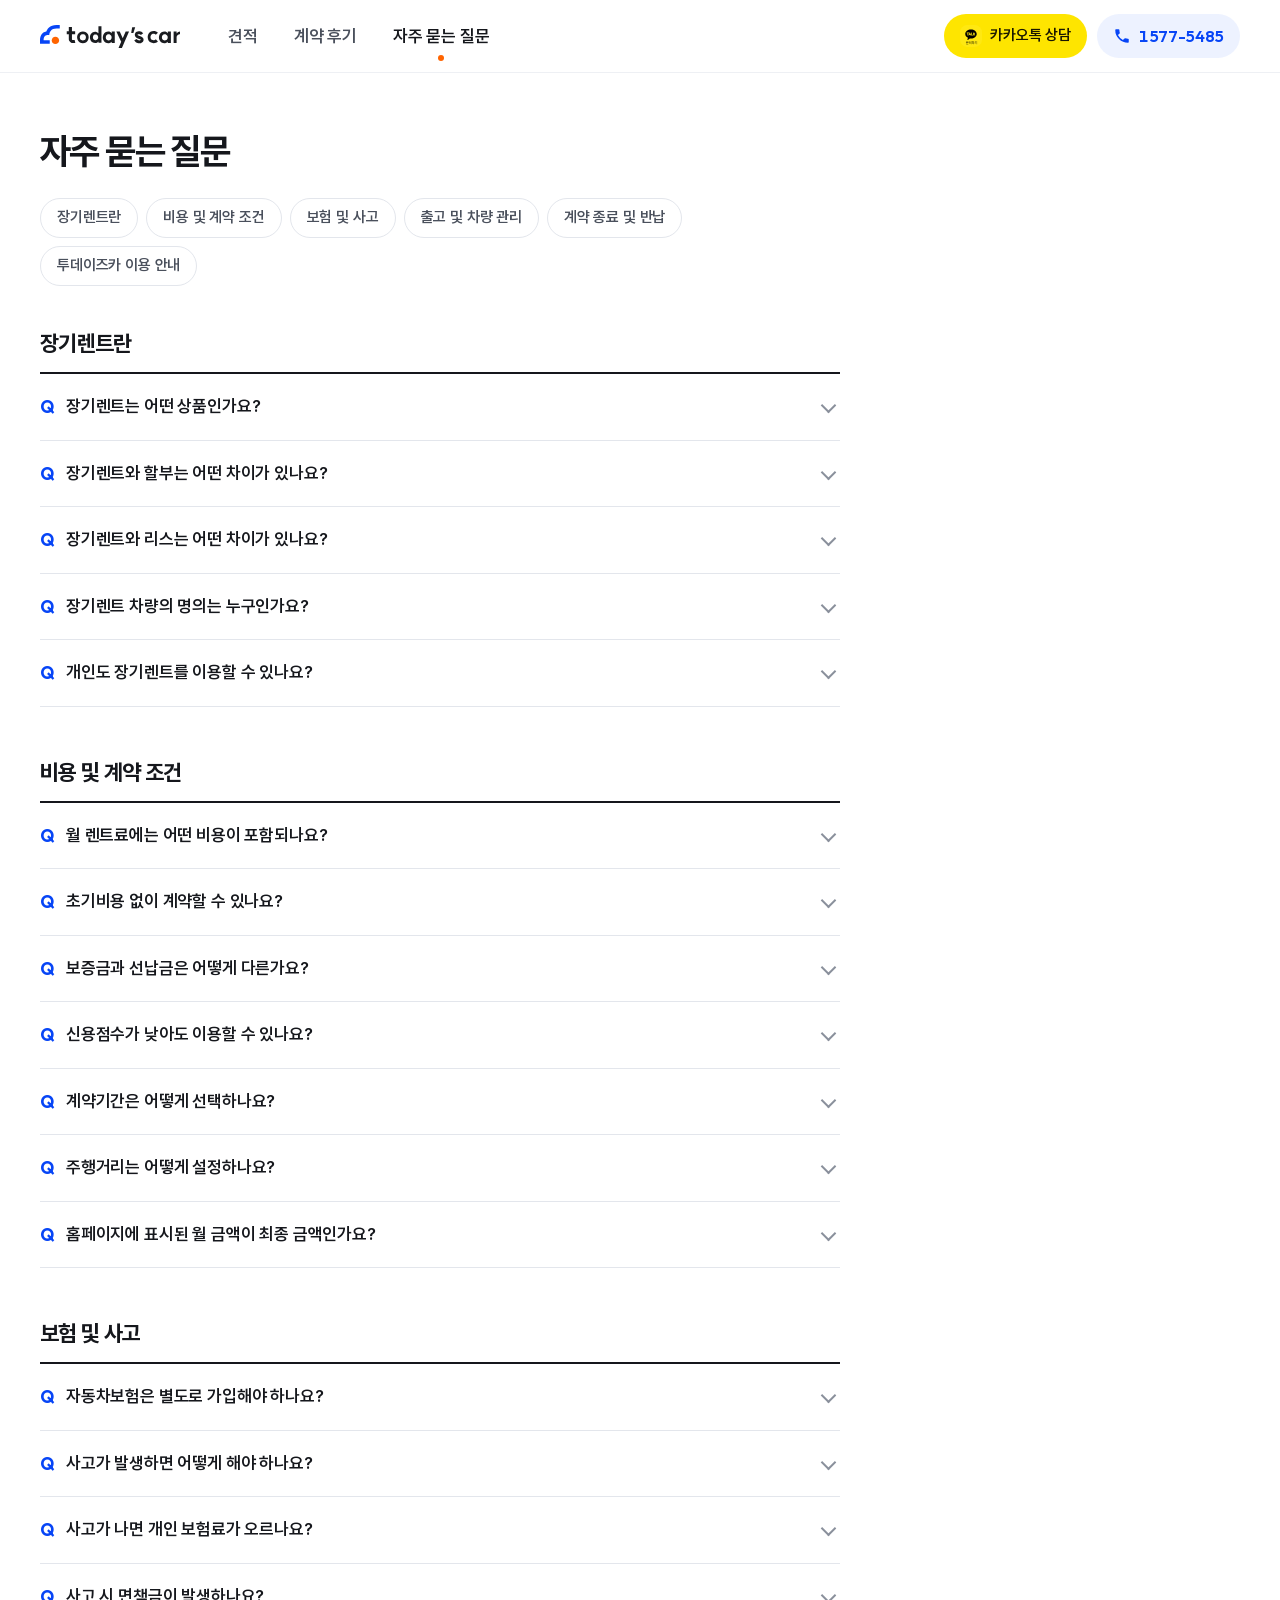
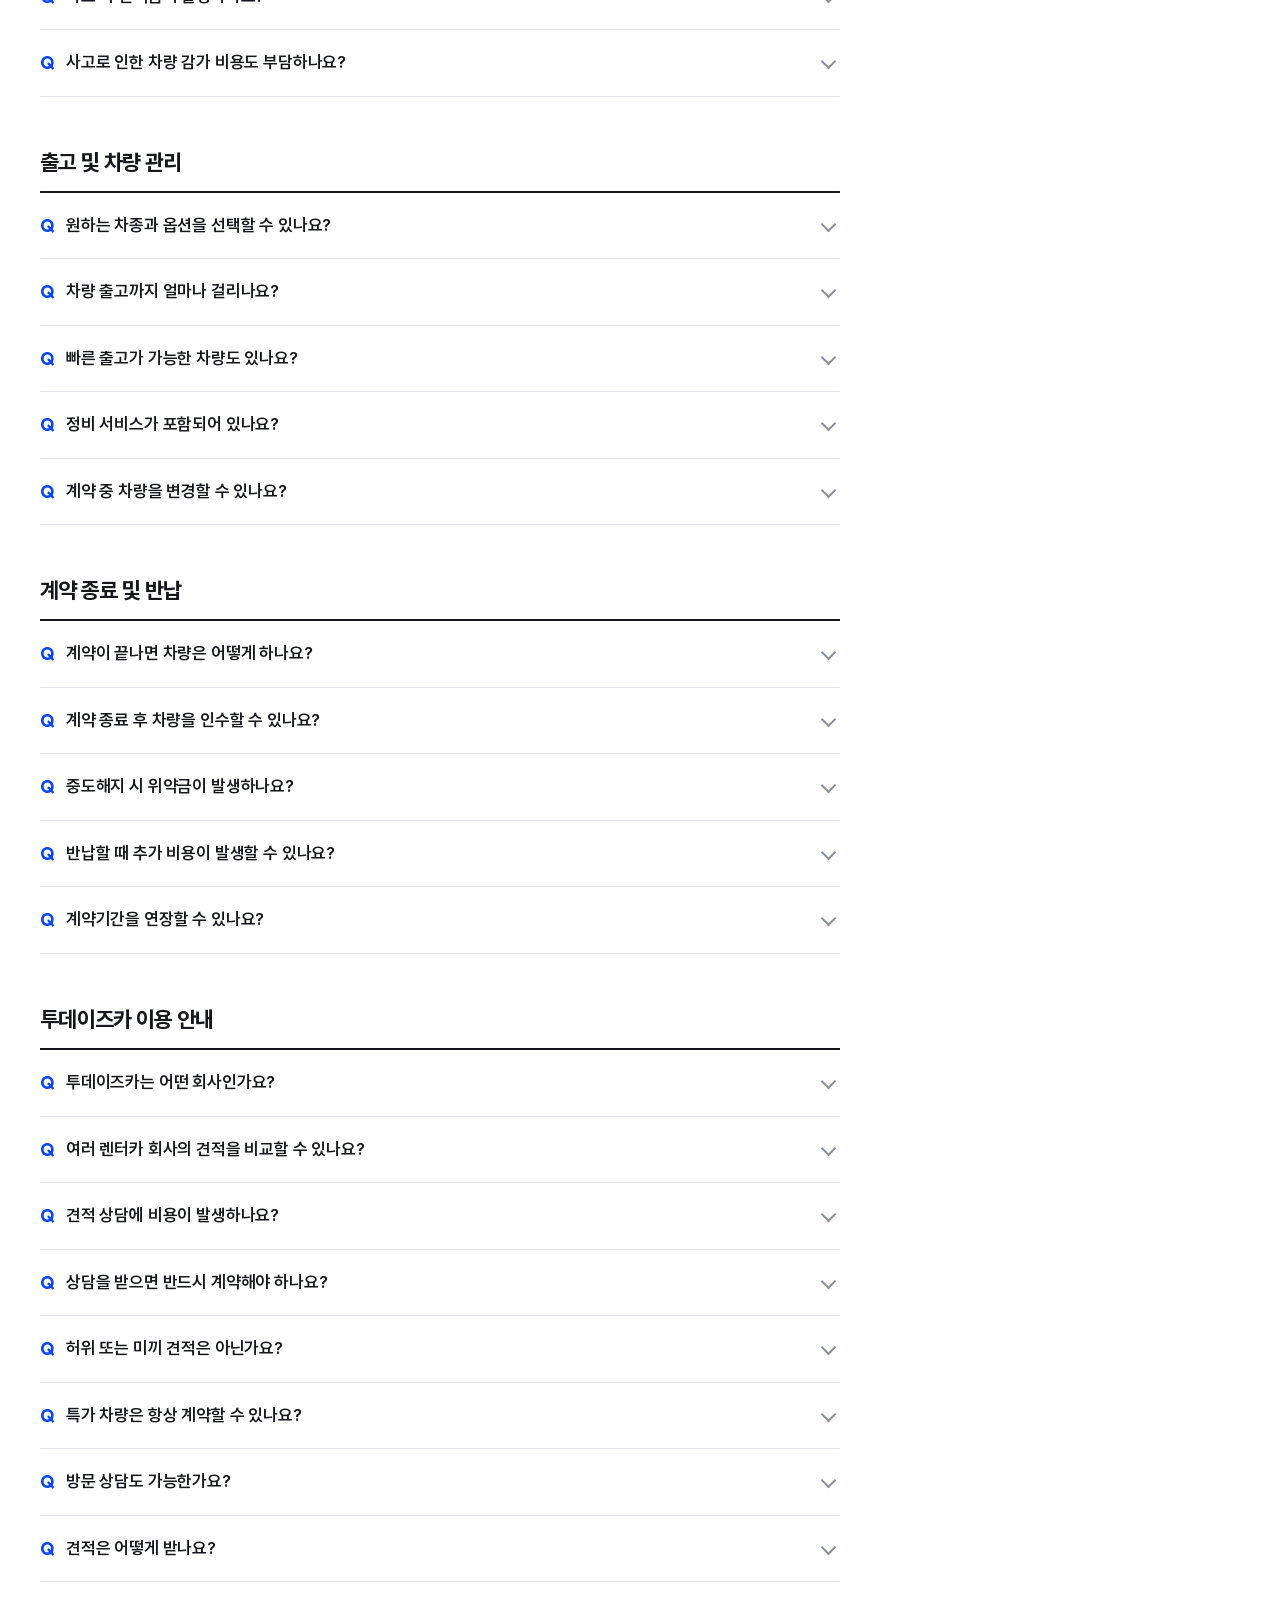
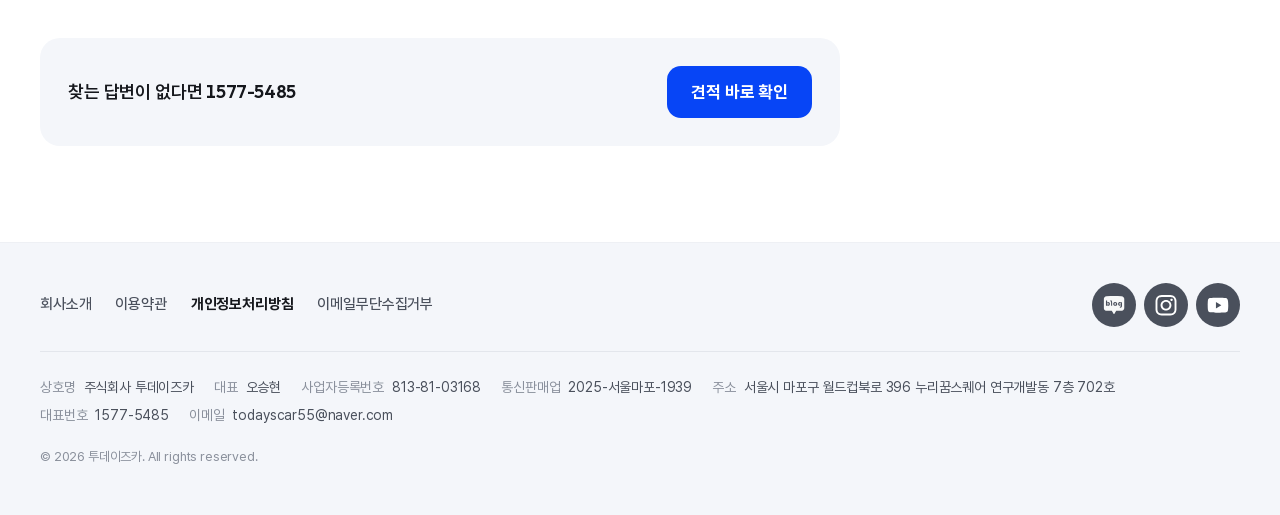
<file: todayscar/faq/index.html>
<!DOCTYPE html><html lang="ko" class="__variable_5d1cd4"><head><meta charSet="utf-8"/><meta name="viewport" content="width=device-width, initial-scale=1"/><link rel="preload" href="/todayscar/_next/static/media/7b0b24f36b1a6d0b-s.p.woff2" as="font" crossorigin="" type="font/woff2"/><link rel="preload" as="image" href="/todayscar/logo.svg"/><link rel="preload" as="image" href="/todayscar/kakao.svg"/><link rel="preload" as="image" href="/todayscar/naver_blog.svg"/><link rel="preload" as="image" href="/todayscar/instagram.svg"/><link rel="preload" as="image" href="/todayscar/youtube.svg"/><link rel="stylesheet" href="/todayscar/_next/static/css/212e810d8f2f7579.css" data-precedence="next"/><link rel="stylesheet" href="/todayscar/_next/static/css/4063e3ddf29b858f.css" data-precedence="next"/><link rel="preload" as="script" fetchPriority="low" href="/todayscar/_next/static/chunks/webpack-37ccb35fee147f6d.js"/><script src="/todayscar/_next/static/chunks/fd9d1056-e3d373074663785d.js" async=""></script><script src="/todayscar/_next/static/chunks/117-11516988f0a2eed0.js" async=""></script><script src="/todayscar/_next/static/chunks/main-app-db564d54dadd4efd.js" async=""></script><script src="/todayscar/_next/static/chunks/972-add801371db68475.js" async=""></script><script src="/todayscar/_next/static/chunks/app/faq/page-0e899056e592f2ea.js" async=""></script><script src="/todayscar/_next/static/chunks/app/layout-d6f01bb87b83a0f3.js" async=""></script><meta name="theme-color" content="#ffffff"/><title>자주 묻는 질문 | 투데이즈카</title><meta name="description" content="차량과 조건을 고르면 예상 월 렌트료를 바로 확인. 22개 렌터카·캐피탈사 조건 비교, 견적·상담 무료."/><meta property="og:title" content="투데이즈카 | 신차 장기렌트·리스 견적"/><meta property="og:description" content="차량과 조건을 고르면 예상 월 렌트료를 바로 확인. 22개 렌터카·캐피탈사 조건 비교."/><meta property="og:image" content="https://todayscar.kr/_next/static/media/opengraph-image.6d6e4d4b.jpg"/><meta name="twitter:card" content="summary_large_image"/><meta name="twitter:title" content="투데이즈카 | 신차 장기렌트·리스 견적"/><meta name="twitter:description" content="차량과 조건을 고르면 예상 월 렌트료를 바로 확인. 22개 렌터카·캐피탈사 조건 비교."/><meta name="twitter:image" content="https://todayscar.kr/_next/static/media/opengraph-image.6d6e4d4b.jpg"/><link rel="icon" href="/todayscar/icon.png?3d977928ca506291" type="image/png" sizes="500x500"/><meta name="next-size-adjust"/><script src="/todayscar/_next/static/chunks/polyfills-42372ed130431b0a.js" noModule=""></script></head><body><header class="Header_header__KwdYD"><div class="container Header_bar__O6T0V"><a class="Header_logo____uDV" aria-label="투데이즈카 홈" href="/todayscar/"><img src="/todayscar/logo.svg" alt="today&#x27;s car" width="140" height="23"/></a><nav class="Header_nav__tNWGY" aria-label="주 메뉴"><a class="Header_link__8qxmS" href="/todayscar/">견적</a><a class="Header_link__8qxmS" href="/todayscar/reviews/">계약 후기</a><a class="Header_link__8qxmS" aria-current="page" href="/todayscar/faq/">자주 묻는 질문</a></nav><div class="Header_side__lHkVf"><a href="https://pf.kakao.com/_xmhjWG/chat" target="_blank" rel="noreferrer" class="Header_kakao__nC4_s"><img src="/todayscar/kakao.svg" alt="" width="22" height="22"/>카카오톡 상담</a><a href="tel:1577-5485" class="Header_tel__0FFxu"><svg width="18" height="18" viewBox="0 0 24 24" aria-hidden="true"><path fill="currentColor" d="M6.6 10.8a15.1 15.1 0 0 0 6.6 6.6l2.2-2.2a1 1 0 0 1 1-.25 11.4 11.4 0 0 0 3.6.57 1 1 0 0 1 1 1V20a1 1 0 0 1-1 1A17 17 0 0 1 3 4a1 1 0 0 1 1-1h3.5a1 1 0 0 1 1 1c0 1.25.2 2.45.57 3.57a1 1 0 0 1-.25 1z"></path></svg><span class="num">1577-5485</span></a><button type="button" class="Header_menuBtn__4zUe8" aria-expanded="false" aria-controls="mobile-menu" aria-label="메뉴 열기"><span class="Header_burger__9ocpS" data-open="false"></span></button></div></div><div id="mobile-menu" class="Header_sheet__6UR7h" data-open="false" hidden=""><nav class="container" aria-label="모바일 메뉴"><a class="Header_sheetLink__RSvuK" href="/todayscar/">견적</a><a class="Header_sheetLink__RSvuK" href="/todayscar/reviews/">계약 후기</a><a class="Header_sheetLink__RSvuK" aria-current="page" href="/todayscar/faq/">자주 묻는 질문</a><a href="https://pf.kakao.com/_xmhjWG/chat" target="_blank" rel="noreferrer" class="Header_sheetLink__RSvuK">카카오톡 상담</a></nav></div></header><main><div class="container sub_page__XRpyz"><div class="sub_narrow__2wguf"><h1 class="sub_title__KM4Q_">자주 묻는 질문</h1><nav class="faq_jump__U5vCk" aria-label="질문 분류"><a href="#faq-0">장기렌트란</a><a href="#faq-1">비용 및 계약 조건</a><a href="#faq-2">보험 및 사고</a><a href="#faq-3">출고 및 차량 관리</a><a href="#faq-4">계약 종료 및 반납</a><a href="#faq-5">투데이즈카 이용 안내</a></nav><div class="sub_body__AEQv3"><section id="faq-0" class="faq_group__woHZY"><h2>장기렌트란</h2><details class="faq_item__jV0iq"><summary><span class="faq_q__TTjqB">Q</span>장기렌트는 어떤 상품인가요?</summary><p>원하는 차량을 일정 기간 월 렌트료를 납부하며 이용하는 방식입니다. 계약 종료 후에는 반납, 인수 또는 재계약을 선택할 수 있습니다.</p></details><details class="faq_item__jV0iq"><summary><span class="faq_q__TTjqB">Q</span>장기렌트와 할부는 어떤 차이가 있나요?</summary><p>할부는 차량을 직접 구매하는 방식이며, 장기렌트는 렌터카 회사 소유의 차량을 빌려 이용하는 방식입니다. 장기렌트료에는 일반적으로 세금과 보험료가 포함됩니다.</p></details><details class="faq_item__jV0iq"><summary><span class="faq_q__TTjqB">Q</span>장기렌트와 리스는 어떤 차이가 있나요?</summary><p>장기렌트는 보험이 렌트료에 포함되고 렌터카 번호판을 사용합니다. 리스는 개인이 별도로 보험에 가입하며 일반 번호판을 사용합니다.</p></details><details class="faq_item__jV0iq"><summary><span class="faq_q__TTjqB">Q</span>장기렌트 차량의 명의는 누구인가요?</summary><p>차량 명의는 렌터카 회사로 등록되며, 고객님은 계약기간 동안 차량을 이용하게 됩니다.</p></details><details class="faq_item__jV0iq"><summary><span class="faq_q__TTjqB">Q</span>개인도 장기렌트를 이용할 수 있나요?</summary><p>네. 개인, 개인사업자, 법인 모두 이용할 수 있으며 이용 목적에 맞는 조건을 비교해드리고 있습니다.</p></details></section><section id="faq-1" class="faq_group__woHZY"><h2>비용 및 계약 조건</h2><details class="faq_item__jV0iq"><summary><span class="faq_q__TTjqB">Q</span>월 렌트료에는 어떤 비용이 포함되나요?</summary><p>일반적으로 차량 가격, 자동차세, 취등록 관련 비용, 보험료가 포함됩니다. 정비 포함 여부는 선택한 상품에 따라 달라집니다.</p></details><details class="faq_item__jV0iq"><summary><span class="faq_q__TTjqB">Q</span>초기비용 없이 계약할 수 있나요?</summary><p>신용도와 심사 결과에 따라 보증금이나 선납금 없이 이용할 수 있습니다. 정확한 조건은 심사 후 확인할 수 있습니다.</p></details><details class="faq_item__jV0iq"><summary><span class="faq_q__TTjqB">Q</span>보증금과 선납금은 어떻게 다른가요?</summary><p>보증금은 계약 종료 후 정산하여 돌려받을 수 있는 금액입니다. 선납금은 월 렌트료를 미리 납부하는 금액으로 돌려받지 않습니다.</p></details><details class="faq_item__jV0iq"><summary><span class="faq_q__TTjqB">Q</span>신용점수가 낮아도 이용할 수 있나요?</summary><p>렌터카 회사마다 심사 기준이 달라 이용 가능한 조건이 있을 수 있습니다. 고객님의 상황에 맞는 상품을 비교해드립니다.</p></details><details class="faq_item__jV0iq"><summary><span class="faq_q__TTjqB">Q</span>계약기간은 어떻게 선택하나요?</summary><p>일반적으로 24개월부터 60개월까지 선택할 수 있습니다. 차종과 프로모션에 따라 가능한 기간은 달라질 수 있습니다.</p></details><details class="faq_item__jV0iq"><summary><span class="faq_q__TTjqB">Q</span>주행거리는 어떻게 설정하나요?</summary><p>연간 예상 주행거리에 맞춰 설정할 수 있습니다. 약정 거리를 초과하면 계약 종료 시 추가 비용이 발생할 수 있습니다.</p></details><details class="faq_item__jV0iq"><summary><span class="faq_q__TTjqB">Q</span>홈페이지에 표시된 월 금액이 최종 금액인가요?</summary><p>차량 옵션, 계약기간, 주행거리, 보증 조건과 심사 결과에 따라 달라질 수 있습니다. 상담 후 정확한 최종 견적을 안내드립니다.</p></details></section><section id="faq-2" class="faq_group__woHZY"><h2>보험 및 사고</h2><details class="faq_item__jV0iq"><summary><span class="faq_q__TTjqB">Q</span>자동차보험은 별도로 가입해야 하나요?</summary><p>장기렌트는 일반적으로 자동차보험이 월 렌트료에 포함되어 있어 별도로 가입하지 않아도 됩니다.</p></details><details class="faq_item__jV0iq"><summary><span class="faq_q__TTjqB">Q</span>사고가 발생하면 어떻게 해야 하나요?</summary><p>계약한 렌터카 회사의 사고 접수센터로 연락하시면 됩니다. 접수부터 수리까지 필요한 절차를 안내받을 수 있습니다.</p></details><details class="faq_item__jV0iq"><summary><span class="faq_q__TTjqB">Q</span>사고가 나면 개인 보험료가 오르나요?</summary><p>장기렌트는 렌터카 회사의 보험으로 처리되기 때문에 개인 자동차보험 경력에 직접적인 할증이 적용되지 않는 것이 일반적입니다.</p></details><details class="faq_item__jV0iq"><summary><span class="faq_q__TTjqB">Q</span>사고 시 면책금이 발생하나요?</summary><p>사고 유형과 계약 조건에 따라 면책금이 발생할 수 있습니다. 금액은 렌터카 회사별로 다르므로 계약 전 확인이 필요합니다.</p></details><details class="faq_item__jV0iq"><summary><span class="faq_q__TTjqB">Q</span>사고로 인한 차량 감가 비용도 부담하나요?</summary><p>일반적으로 개인 소유 차량처럼 중고차 시세 하락을 직접 부담하지 않습니다. 다만 계약 조건이나 사고 정도에 따라 별도 비용이 발생할 수 있습니다.</p></details></section><section id="faq-3" class="faq_group__woHZY"><h2>출고 및 차량 관리</h2><details class="faq_item__jV0iq"><summary><span class="faq_q__TTjqB">Q</span>원하는 차종과 옵션을 선택할 수 있나요?</summary><p>네. 국산차와 수입차의 차종, 트림, 옵션, 색상을 선택할 수 있습니다. 재고 상황에 따라 출고 가능 여부는 달라집니다.</p></details><details class="faq_item__jV0iq"><summary><span class="faq_q__TTjqB">Q</span>차량 출고까지 얼마나 걸리나요?</summary><p>차종과 옵션, 제조사 생산 일정에 따라 달라집니다. 즉시 출고 차량은 비교적 빠르게 받을 수 있습니다.</p></details><details class="faq_item__jV0iq"><summary><span class="faq_q__TTjqB">Q</span>빠른 출고가 가능한 차량도 있나요?</summary><p>네. 렌터카 회사에서 보유한 선구매 차량이나 특가 재고 차량은 빠른 출고가 가능할 수 있습니다.</p></details><details class="faq_item__jV0iq"><summary><span class="faq_q__TTjqB">Q</span>정비 서비스가 포함되어 있나요?</summary><p>정비 포함 상품과 미포함 상품 중 선택할 수 있습니다. 차량 관리 방식과 월 비용을 비교해 적합한 조건을 안내드립니다.</p></details><details class="faq_item__jV0iq"><summary><span class="faq_q__TTjqB">Q</span>계약 중 차량을 변경할 수 있나요?</summary><p>계약 중 차량 변경은 원칙적으로 어렵습니다. 기존 계약을 중도해지한 후 새로 계약하면 위약금이 발생할 수 있습니다.</p></details></section><section id="faq-4" class="faq_group__woHZY"><h2>계약 종료 및 반납</h2><details class="faq_item__jV0iq"><summary><span class="faq_q__TTjqB">Q</span>계약이 끝나면 차량은 어떻게 하나요?</summary><p>계약 조건에 따라 차량 반납, 인수 또는 계약 연장을 선택할 수 있습니다.</p></details><details class="faq_item__jV0iq"><summary><span class="faq_q__TTjqB">Q</span>계약 종료 후 차량을 인수할 수 있나요?</summary><p>인수 선택형 상품은 계약 종료 후 약정된 인수가격으로 차량을 인수할 수 있습니다. 상품별 조건을 미리 확인해야 합니다.</p></details><details class="faq_item__jV0iq"><summary><span class="faq_q__TTjqB">Q</span>중도해지 시 위약금이 발생하나요?</summary><p>네. 계약기간이 끝나기 전에 해지하면 약정에 따른 중도해지 위약금이 발생할 수 있습니다.</p></details><details class="faq_item__jV0iq"><summary><span class="faq_q__TTjqB">Q</span>반납할 때 추가 비용이 발생할 수 있나요?</summary><p>약정 주행거리 초과, 차량 손상 또는 원상복구가 필요한 경우 추가 비용이 발생할 수 있습니다.</p></details><details class="faq_item__jV0iq"><summary><span class="faq_q__TTjqB">Q</span>계약기간을 연장할 수 있나요?</summary><p>렌터카 회사의 승인과 차량 상태에 따라 연장할 수 있습니다. 계약 만료 전 미리 확인하시는 것이 좋습니다.</p></details></section><section id="faq-5" class="faq_group__woHZY"><h2>투데이즈카 이용 안내</h2><details class="faq_item__jV0iq"><summary><span class="faq_q__TTjqB">Q</span>투데이즈카는 어떤 회사인가요?</summary><p>투데이즈카는 장기렌트 및 자동차 금융 전문기업으로, 고객에게 가장 합리적인 차량 이용 방법을 제안하기 위해 AI 기반 모빌리티 플랫폼을 구축하고 있습니다.
초기창업패키지 선정, 벤처기업 인증 및 ISO 인증을 통해 전문성과 기술력을 인정받았으며, 상암동 누리꿈스퀘어에 입주해 사업을 운영하고 있습니다.
또한 전 직원이 자동차 리스·렌트 전문 자격을 보유하고 있어 여러 렌터카사의 조건을 비교·분석하여 고객에게 최적의 차량 이용 솔루션을 제공합니다.</p></details><details class="faq_item__jV0iq"><summary><span class="faq_q__TTjqB">Q</span>여러 렌터카 회사의 견적을 비교할 수 있나요?</summary><p>네. 차량과 이용 조건에 맞춰 여러 렌터카 회사의 견적을 비교해 합리적인 조건을 안내드립니다.</p></details><details class="faq_item__jV0iq"><summary><span class="faq_q__TTjqB">Q</span>견적 상담에 비용이 발생하나요?</summary><p>아니요. 차량 견적 비교와 상담은 무료로 진행되며, 부담 없이 조건을 확인하실 수 있습니다.</p></details><details class="faq_item__jV0iq"><summary><span class="faq_q__TTjqB">Q</span>상담을 받으면 반드시 계약해야 하나요?</summary><p>아닙니다. 견적과 조건을 충분히 비교한 뒤 계약 여부를 결정하시면 됩니다.</p></details><details class="faq_item__jV0iq"><summary><span class="faq_q__TTjqB">Q</span>허위 또는 미끼 견적은 아닌가요?</summary><p>투데이즈카는 실제 계약 조건을 기준으로 안내하며, 차량 옵션과 심사 결과에 따른 변동 사항도 투명하게 설명드립니다.</p></details><details class="faq_item__jV0iq"><summary><span class="faq_q__TTjqB">Q</span>특가 차량은 항상 계약할 수 있나요?</summary><p>특가 차량은 한정된 재고와 기간으로 운영되어 조기 마감될 수 있습니다. 상담 시 현재 가능한 차량을 확인해드립니다.</p></details><details class="faq_item__jV0iq"><summary><span class="faq_q__TTjqB">Q</span>방문 상담도 가능한가요?</summary><p>네. 투데이즈카 상암 상담센터에서 대면 상담이 가능합니다. 방문 전 예약해주시면 더욱 원활하게 안내받을 수 있습니다.</p></details><details class="faq_item__jV0iq"><summary><span class="faq_q__TTjqB">Q</span>견적은 어떻게 받나요?</summary><p>첫 화면에서 차량과 계약기간, 주행거리, 보증금을 고르면 예상 월 렌트료가 바로 표시됩니다. 심사 신청에 성함과 연락처를 남기면 담당 플래너가 확정 조건을 안내드립니다.</p></details></section></div><div class="sub_cta___cROa"><p>찾는 답변이 없다면 <a href="tel:1577-5485" class="num">1577-5485</a></p><a class="sub_ctaBtn__U_Fwp" href="/todayscar/">견적 바로 확인</a></div></div></div></main><footer class="Footer_footer__pQtti"><div class="container"><div class="Footer_top__YBhK_"><nav class="Footer_links__cFiYr" aria-label="회사 정보"><a href="/todayscar/company/">회사소개</a><a href="/todayscar/terms/">이용약관</a><a class="Footer_strong__rRenA" href="/todayscar/privacy/">개인정보처리방침</a><a href="/todayscar/email-policy/">이메일무단수집거부</a></nav><div class="Footer_sns__OmOoD"><a href="https://blog.naver.com/todayscar55" target="_blank" rel="noreferrer" aria-label="네이버 블로그"><img src="/todayscar/naver_blog.svg" alt="" width="24" height="24"/></a><a href="https://www.instagram.com/todayscar_official" target="_blank" rel="noreferrer" aria-label="인스타그램"><img src="/todayscar/instagram.svg" alt="" width="24" height="24"/></a><a href="https://www.youtube.com/@todayscar_" target="_blank" rel="noreferrer" aria-label="유튜브"><img src="/todayscar/youtube.svg" alt="" width="24" height="24"/></a></div></div><dl class="Footer_info__uHPve"><div><dt>상호명</dt><dd>주식회사 투데이즈카</dd></div><div><dt>대표</dt><dd>오승현</dd></div><div><dt>사업자등록번호</dt><dd>813-81-03168</dd></div><div><dt>통신판매업</dt><dd>2025-서울마포-1939</dd></div><div><dt>주소</dt><dd>서울시 마포구 월드컵북로 396 누리꿈스퀘어 연구개발동 7층 702호</dd></div><div><dt>대표번호</dt><dd>1577-5485</dd></div><div><dt>이메일</dt><dd>todayscar55@naver.com</dd></div></dl><p class="Footer_copy__KUC9W">© <!-- -->2026<!-- --> 투데이즈카. All rights reserved.</p></div></footer><script src="/todayscar/_next/static/chunks/webpack-37ccb35fee147f6d.js" async=""></script><script>(self.__next_f=self.__next_f||[]).push([0]);self.__next_f.push([2,null])</script><script>self.__next_f.push([1,"1:HL[\"/todayscar/_next/static/media/7b0b24f36b1a6d0b-s.p.woff2\",\"font\",{\"crossOrigin\":\"\",\"type\":\"font/woff2\"}]\n2:HL[\"/todayscar/_next/static/css/212e810d8f2f7579.css\",\"style\"]\n3:HL[\"/todayscar/_next/static/css/4063e3ddf29b858f.css\",\"style\"]\n"])</script><script>self.__next_f.push([1,"4:I[2846,[],\"\"]\n6:I[2972,[\"972\",\"static/chunks/972-add801371db68475.js\",\"799\",\"static/chunks/app/faq/page-0e899056e592f2ea.js\"],\"\"]\n7:I[4707,[],\"\"]\n8:I[6423,[],\"\"]\n9:I[8071,[\"972\",\"static/chunks/972-add801371db68475.js\",\"185\",\"static/chunks/app/layout-d6f01bb87b83a0f3.js\"],\"default\"]\nb:I[1060,[],\"\"]\nc:[]\n"])</script><script>self.__next_f.push([1,"0:[\"$\",\"$L4\",null,{\"buildId\":\"Sexbn7I4p9t6neZkz9euF\",\"assetPrefix\":\"/todayscar\",\"urlParts\":[\"\",\"faq\",\"\"],\"initialTree\":[\"\",{\"children\":[\"faq\",{\"children\":[\"__PAGE__\",{}]}]},\"$undefined\",\"$undefined\",true],\"initialSeedData\":[\"\",{\"children\":[\"faq\",{\"children\":[\"__PAGE__\",{},[[\"$L5\",[\"$\",\"div\",null,{\"className\":\"container sub_page__XRpyz\",\"children\":[\"$\",\"div\",null,{\"className\":\"sub_narrow__2wguf\",\"children\":[[\"$\",\"h1\",null,{\"className\":\"sub_title__KM4Q_\",\"children\":\"자주 묻는 질문\"}],[\"$\",\"nav\",null,{\"className\":\"faq_jump__U5vCk\",\"aria-label\":\"질문 분류\",\"children\":[[\"$\",\"a\",\"장기렌트란\",{\"href\":\"#faq-0\",\"children\":\"장기렌트란\"}],[\"$\",\"a\",\"비용 및 계약 조건\",{\"href\":\"#faq-1\",\"children\":\"비용 및 계약 조건\"}],[\"$\",\"a\",\"보험 및 사고\",{\"href\":\"#faq-2\",\"children\":\"보험 및 사고\"}],[\"$\",\"a\",\"출고 및 차량 관리\",{\"href\":\"#faq-3\",\"children\":\"출고 및 차량 관리\"}],[\"$\",\"a\",\"계약 종료 및 반납\",{\"href\":\"#faq-4\",\"children\":\"계약 종료 및 반납\"}],[\"$\",\"a\",\"투데이즈카 이용 안내\",{\"href\":\"#faq-5\",\"children\":\"투데이즈카 이용 안내\"}]]}],[\"$\",\"div\",null,{\"className\":\"sub_body__AEQv3\",\"children\":[[\"$\",\"section\",\"장기렌트란\",{\"id\":\"faq-0\",\"className\":\"faq_group__woHZY\",\"children\":[[\"$\",\"h2\",null,{\"children\":\"장기렌트란\"}],[[\"$\",\"details\",\"장기렌트는 어떤 상품인가요?\",{\"className\":\"faq_item__jV0iq\",\"children\":[[\"$\",\"summary\",null,{\"children\":[[\"$\",\"span\",null,{\"className\":\"faq_q__TTjqB\",\"children\":\"Q\"}],\"장기렌트는 어떤 상품인가요?\"]}],[\"$\",\"p\",null,{\"children\":\"원하는 차량을 일정 기간 월 렌트료를 납부하며 이용하는 방식입니다. 계약 종료 후에는 반납, 인수 또는 재계약을 선택할 수 있습니다.\"}]]}],[\"$\",\"details\",\"장기렌트와 할부는 어떤 차이가 있나요?\",{\"className\":\"faq_item__jV0iq\",\"children\":[[\"$\",\"summary\",null,{\"children\":[[\"$\",\"span\",null,{\"className\":\"faq_q__TTjqB\",\"children\":\"Q\"}],\"장기렌트와 할부는 어떤 차이가 있나요?\"]}],[\"$\",\"p\",null,{\"children\":\"할부는 차량을 직접 구매하는 방식이며, 장기렌트는 렌터카 회사 소유의 차량을 빌려 이용하는 방식입니다. 장기렌트료에는 일반적으로 세금과 보험료가 포함됩니다.\"}]]}],[\"$\",\"details\",\"장기렌트와 리스는 어떤 차이가 있나요?\",{\"className\":\"faq_item__jV0iq\",\"children\":[[\"$\",\"summary\",null,{\"children\":[[\"$\",\"span\",null,{\"className\":\"faq_q__TTjqB\",\"children\":\"Q\"}],\"장기렌트와 리스는 어떤 차이가 있나요?\"]}],[\"$\",\"p\",null,{\"children\":\"장기렌트는 보험이 렌트료에 포함되고 렌터카 번호판을 사용합니다. 리스는 개인이 별도로 보험에 가입하며 일반 번호판을 사용합니다.\"}]]}],[\"$\",\"details\",\"장기렌트 차량의 명의는 누구인가요?\",{\"className\":\"faq_item__jV0iq\",\"children\":[[\"$\",\"summary\",null,{\"children\":[[\"$\",\"span\",null,{\"className\":\"faq_q__TTjqB\",\"children\":\"Q\"}],\"장기렌트 차량의 명의는 누구인가요?\"]}],[\"$\",\"p\",null,{\"children\":\"차량 명의는 렌터카 회사로 등록되며, 고객님은 계약기간 동안 차량을 이용하게 됩니다.\"}]]}],[\"$\",\"details\",\"개인도 장기렌트를 이용할 수 있나요?\",{\"className\":\"faq_item__jV0iq\",\"children\":[[\"$\",\"summary\",null,{\"children\":[[\"$\",\"span\",null,{\"className\":\"faq_q__TTjqB\",\"children\":\"Q\"}],\"개인도 장기렌트를 이용할 수 있나요?\"]}],[\"$\",\"p\",null,{\"children\":\"네. 개인, 개인사업자, 법인 모두 이용할 수 있으며 이용 목적에 맞는 조건을 비교해드리고 있습니다.\"}]]}]]]}],[\"$\",\"section\",\"비용 및 계약 조건\",{\"id\":\"faq-1\",\"className\":\"faq_group__woHZY\",\"children\":[[\"$\",\"h2\",null,{\"children\":\"비용 및 계약 조건\"}],[[\"$\",\"details\",\"월 렌트료에는 어떤 비용이 포함되나요?\",{\"className\":\"faq_item__jV0iq\",\"children\":[[\"$\",\"summary\",null,{\"children\":[[\"$\",\"span\",null,{\"className\":\"faq_q__TTjqB\",\"children\":\"Q\"}],\"월 렌트료에는 어떤 비용이 포함되나요?\"]}],[\"$\",\"p\",null,{\"children\":\"일반적으로 차량 가격, 자동차세, 취등록 관련 비용, 보험료가 포함됩니다. 정비 포함 여부는 선택한 상품에 따라 달라집니다.\"}]]}],[\"$\",\"details\",\"초기비용 없이 계약할 수 있나요?\",{\"className\":\"faq_item__jV0iq\",\"children\":[[\"$\",\"summary\",null,{\"children\":[[\"$\",\"span\",null,{\"className\":\"faq_q__TTjqB\",\"children\":\"Q\"}],\"초기비용 없이 계약할 수 있나요?\"]}],[\"$\",\"p\",null,{\"children\":\"신용도와 심사 결과에 따라 보증금이나 선납금 없이 이용할 수 있습니다. 정확한 조건은 심사 후 확인할 수 있습니다.\"}]]}],[\"$\",\"details\",\"보증금과 선납금은 어떻게 다른가요?\",{\"className\":\"faq_item__jV0iq\",\"children\":[[\"$\",\"summary\",null,{\"children\":[[\"$\",\"span\",null,{\"className\":\"faq_q__TTjqB\",\"children\":\"Q\"}],\"보증금과 선납금은 어떻게 다른가요?\"]}],[\"$\",\"p\",null,{\"children\":\"보증금은 계약 종료 후 정산하여 돌려받을 수 있는 금액입니다. 선납금은 월 렌트료를 미리 납부하는 금액으로 돌려받지 않습니다.\"}]]}],[\"$\",\"details\",\"신용점수가 낮아도 이용할 수 있나요?\",{\"className\":\"faq_item__jV0iq\",\"children\":[[\"$\",\"summary\",null,{\"children\":[[\"$\",\"span\",null,{\"className\":\"faq_q__TTjqB\",\"children\":\"Q\"}],\"신용점수가 낮아도 이용할 수 있나요?\"]}],[\"$\",\"p\",null,{\"children\":\"렌터카 회사마다 심사 기준이 달라 이용 가능한 조건이 있을 수 있습니다. 고객님의 상황에 맞는 상품을 비교해드립니다.\"}]]}],[\"$\",\"details\",\"계약기간은 어떻게 선택하나요?\",{\"className\":\"faq_item__jV0iq\",\"children\":[[\"$\",\"summary\",null,{\"children\":[[\"$\",\"span\",null,{\"className\":\"faq_q__TTjqB\",\"children\":\"Q\"}],\"계약기간은 어떻게 선택하나요?\"]}],[\"$\",\"p\",null,{\"children\":\"일반적으로 24개월부터 60개월까지 선택할 수 있습니다. 차종과 프로모션에 따라 가능한 기간은 달라질 수 있습니다.\"}]]}],[\"$\",\"details\",\"주행거리는 어떻게 설정하나요?\",{\"className\":\"faq_item__jV0iq\",\"children\":[[\"$\",\"summary\",null,{\"children\":[[\"$\",\"span\",null,{\"className\":\"faq_q__TTjqB\",\"children\":\"Q\"}],\"주행거리는 어떻게 설정하나요?\"]}],[\"$\",\"p\",null,{\"children\":\"연간 예상 주행거리에 맞춰 설정할 수 있습니다. 약정 거리를 초과하면 계약 종료 시 추가 비용이 발생할 수 있습니다.\"}]]}],[\"$\",\"details\",\"홈페이지에 표시된 월 금액이 최종 금액인가요?\",{\"className\":\"faq_item__jV0iq\",\"children\":[[\"$\",\"summary\",null,{\"children\":[[\"$\",\"span\",null,{\"className\":\"faq_q__TTjqB\",\"children\":\"Q\"}],\"홈페이지에 표시된 월 금액이 최종 금액인가요?\"]}],[\"$\",\"p\",null,{\"children\":\"차량 옵션, 계약기간, 주행거리, 보증 조건과 심사 결과에 따라 달라질 수 있습니다. 상담 후 정확한 최종 견적을 안내드립니다.\"}]]}]]]}],[\"$\",\"section\",\"보험 및 사고\",{\"id\":\"faq-2\",\"className\":\"faq_group__woHZY\",\"children\":[[\"$\",\"h2\",null,{\"children\":\"보험 및 사고\"}],[[\"$\",\"details\",\"자동차보험은 별도로 가입해야 하나요?\",{\"className\":\"faq_item__jV0iq\",\"children\":[[\"$\",\"summary\",null,{\"children\":[[\"$\",\"span\",null,{\"className\":\"faq_q__TTjqB\",\"children\":\"Q\"}],\"자동차보험은 별도로 가입해야 하나요?\"]}],[\"$\",\"p\",null,{\"children\":\"장기렌트는 일반적으로 자동차보험이 월 렌트료에 포함되어 있어 별도로 가입하지 않아도 됩니다.\"}]]}],[\"$\",\"details\",\"사고가 발생하면 어떻게 해야 하나요?\",{\"className\":\"faq_item__jV0iq\",\"children\":[[\"$\",\"summary\",null,{\"children\":[[\"$\",\"span\",null,{\"className\":\"faq_q__TTjqB\",\"children\":\"Q\"}],\"사고가 발생하면 어떻게 해야 하나요?\"]}],[\"$\",\"p\",null,{\"children\":\"계약한 렌터카 회사의 사고 접수센터로 연락하시면 됩니다. 접수부터 수리까지 필요한 절차를 안내받을 수 있습니다.\"}]]}],[\"$\",\"details\",\"사고가 나면 개인 보험료가 오르나요?\",{\"className\":\"faq_item__jV0iq\",\"children\":[[\"$\",\"summary\",null,{\"children\":[[\"$\",\"span\",null,{\"className\":\"faq_q__TTjqB\",\"children\":\"Q\"}],\"사고가 나면 개인 보험료가 오르나요?\"]}],[\"$\",\"p\",null,{\"children\":\"장기렌트는 렌터카 회사의 보험으로 처리되기 때문에 개인 자동차보험 경력에 직접적인 할증이 적용되지 않는 것이 일반적입니다.\"}]]}],[\"$\",\"details\",\"사고 시 면책금이 발생하나요?\",{\"className\":\"faq_item__jV0iq\",\"children\":[[\"$\",\"summary\",null,{\"children\":[[\"$\",\"span\",null,{\"className\":\"faq_q__TTjqB\",\"children\":\"Q\"}],\"사고 시 면책금이 발생하나요?\"]}],[\"$\",\"p\",null,{\"children\":\"사고 유형과 계약 조건에 따라 면책금이 발생할 수 있습니다. 금액은 렌터카 회사별로 다르므로 계약 전 확인이 필요합니다.\"}]]}],[\"$\",\"details\",\"사고로 인한 차량 감가 비용도 부담하나요?\",{\"className\":\"faq_item__jV0iq\",\"children\":[[\"$\",\"summary\",null,{\"children\":[[\"$\",\"span\",null,{\"className\":\"faq_q__TTjqB\",\"children\":\"Q\"}],\"사고로 인한 차량 감가 비용도 부담하나요?\"]}],[\"$\",\"p\",null,{\"children\":\"일반적으로 개인 소유 차량처럼 중고차 시세 하락을 직접 부담하지 않습니다. 다만 계약 조건이나 사고 정도에 따라 별도 비용이 발생할 수 있습니다.\"}]]}]]]}],[\"$\",\"section\",\"출고 및 차량 관리\",{\"id\":\"faq-3\",\"className\":\"faq_group__woHZY\",\"children\":[[\"$\",\"h2\",null,{\"children\":\"출고 및 차량 관리\"}],[[\"$\",\"details\",\"원하는 차종과 옵션을 선택할 수 있나요?\",{\"className\":\"faq_item__jV0iq\",\"children\":[[\"$\",\"summary\",null,{\"children\":[[\"$\",\"span\",null,{\"className\":\"faq_q__TTjqB\",\"children\":\"Q\"}],\"원하는 차종과 옵션을 선택할 수 있나요?\"]}],[\"$\",\"p\",null,{\"children\":\"네. 국산차와 수입차의 차종, 트림, 옵션, 색상을 선택할 수 있습니다. 재고 상황에 따라 출고 가능 여부는 달라집니다.\"}]]}],[\"$\",\"details\",\"차량 출고까지 얼마나 걸리나요?\",{\"className\":\"faq_item__jV0iq\",\"children\":[[\"$\",\"summary\",null,{\"children\":[[\"$\",\"span\",null,{\"className\":\"faq_q__TTjqB\",\"children\":\"Q\"}],\"차량 출고까지 얼마나 걸리나요?\"]}],[\"$\",\"p\",null,{\"children\":\"차종과 옵션, 제조사 생산 일정에 따라 달라집니다. 즉시 출고 차량은 비교적 빠르게 받을 수 있습니다.\"}]]}],[\"$\",\"details\",\"빠른 출고가 가능한 차량도 있나요?\",{\"className\":\"faq_item__jV0iq\",\"children\":[[\"$\",\"summary\",null,{\"children\":[[\"$\",\"span\",null,{\"className\":\"faq_q__TTjqB\",\"children\":\"Q\"}],\"빠른 출고가 가능한 차량도 있나요?\"]}],[\"$\",\"p\",null,{\"children\":\"네. 렌터카 회사에서 보유한 선구매 차량이나 특가 재고 차량은 빠른 출고가 가능할 수 있습니다.\"}]]}],[\"$\",\"details\",\"정비 서비스가 포함되어 있나요?\",{\"className\":\"faq_item__jV0iq\",\"children\":[[\"$\",\"summary\",null,{\"children\":[[\"$\",\"span\",null,{\"className\":\"faq_q__TTjqB\",\"children\":\"Q\"}],\"정비 서비스가 포함되어 있나요?\"]}],[\"$\",\"p\",null,{\"children\":\"정비 포함 상품과 미포함 상품 중 선택할 수 있습니다. 차량 관리 방식과 월 비용을 비교해 적합한 조건을 안내드립니다.\"}]]}],[\"$\",\"details\",\"계약 중 차량을 변경할 수 있나요?\",{\"className\":\"faq_item__jV0iq\",\"children\":[[\"$\",\"summary\",null,{\"children\":[[\"$\",\"span\",null,{\"className\":\"faq_q__TTjqB\",\"children\":\"Q\"}],\"계약 중 차량을 변경할 수 있나요?\"]}],[\"$\",\"p\",null,{\"children\":\"계약 중 차량 변경은 원칙적으로 어렵습니다. 기존 계약을 중도해지한 후 새로 계약하면 위약금이 발생할 수 있습니다.\"}]]}]]]}],[\"$\",\"section\",\"계약 종료 및 반납\",{\"id\":\"faq-4\",\"className\":\"faq_group__woHZY\",\"children\":[[\"$\",\"h2\",null,{\"children\":\"계약 종료 및 반납\"}],[[\"$\",\"details\",\"계약이 끝나면 차량은 어떻게 하나요?\",{\"className\":\"faq_item__jV0iq\",\"children\":[[\"$\",\"summary\",null,{\"children\":[[\"$\",\"span\",null,{\"className\":\"faq_q__TTjqB\",\"children\":\"Q\"}],\"계약이 끝나면 차량은 어떻게 하나요?\"]}],[\"$\",\"p\",null,{\"children\":\"계약 조건에 따라 차량 반납, 인수 또는 계약 연장을 선택할 수 있습니다.\"}]]}],[\"$\",\"details\",\"계약 종료 후 차량을 인수할 수 있나요?\",{\"className\":\"faq_item__jV0iq\",\"children\":[[\"$\",\"summary\",null,{\"children\":[[\"$\",\"span\",null,{\"className\":\"faq_q__TTjqB\",\"children\":\"Q\"}],\"계약 종료 후 차량을 인수할 수 있나요?\"]}],[\"$\",\"p\",null,{\"children\":\"인수 선택형 상품은 계약 종료 후 약정된 인수가격으로 차량을 인수할 수 있습니다. 상품별 조건을 미리 확인해야 합니다.\"}]]}],[\"$\",\"details\",\"중도해지 시 위약금이 발생하나요?\",{\"className\":\"faq_item__jV0iq\",\"children\":[[\"$\",\"summary\",null,{\"children\":[[\"$\",\"span\",null,{\"className\":\"faq_q__TTjqB\",\"children\":\"Q\"}],\"중도해지 시 위약금이 발생하나요?\"]}],[\"$\",\"p\",null,{\"children\":\"네. 계약기간이 끝나기 전에 해지하면 약정에 따른 중도해지 위약금이 발생할 수 있습니다.\"}]]}],[\"$\",\"details\",\"반납할 때 추가 비용이 발생할 수 있나요?\",{\"className\":\"faq_item__jV0iq\",\"children\":[[\"$\",\"summary\",null,{\"children\":[[\"$\",\"span\",null,{\"className\":\"faq_q__TTjqB\",\"children\":\"Q\"}],\"반납할 때 추가 비용이 발생할 수 있나요?\"]}],[\"$\",\"p\",null,{\"children\":\"약정 주행거리 초과, 차량 손상 또는 원상복구가 필요한 경우 추가 비용이 발생할 수 있습니다.\"}]]}],[\"$\",\"details\",\"계약기간을 연장할 수 있나요?\",{\"className\":\"faq_item__jV0iq\",\"children\":[[\"$\",\"summary\",null,{\"children\":[[\"$\",\"span\",null,{\"className\":\"faq_q__TTjqB\",\"children\":\"Q\"}],\"계약기간을 연장할 수 있나요?\"]}],[\"$\",\"p\",null,{\"children\":\"렌터카 회사의 승인과 차량 상태에 따라 연장할 수 있습니다. 계약 만료 전 미리 확인하시는 것이 좋습니다.\"}]]}]]]}],[\"$\",\"section\",\"투데이즈카 이용 안내\",{\"id\":\"faq-5\",\"className\":\"faq_group__woHZY\",\"children\":[[\"$\",\"h2\",null,{\"children\":\"투데이즈카 이용 안내\"}],[[\"$\",\"details\",\"투데이즈카는 어떤 회사인가요?\",{\"className\":\"faq_item__jV0iq\",\"children\":[[\"$\",\"summary\",null,{\"children\":[[\"$\",\"span\",null,{\"className\":\"faq_q__TTjqB\",\"children\":\"Q\"}],\"투데이즈카는 어떤 회사인가요?\"]}],[\"$\",\"p\",null,{\"children\":\"투데이즈카는 장기렌트 및 자동차 금융 전문기업으로, 고객에게 가장 합리적인 차량 이용 방법을 제안하기 위해 AI 기반 모빌리티 플랫폼을 구축하고 있습니다.\\n초기창업패키지 선정, 벤처기업 인증 및 ISO 인증을 통해 전문성과 기술력을 인정받았으며, 상암동 누리꿈스퀘어에 입주해 사업을 운영하고 있습니다.\\n또한 전 직원이 자동차 리스·렌트 전문 자격을 보유하고 있어 여러 렌터카사의 조건을 비교·분석하여 고객에게 최적의 차량 이용 솔루션을 제공합니다.\"}]]}],[\"$\",\"details\",\"여러 렌터카 회사의 견적을 비교할 수 있나요?\",{\"className\":\"faq_item__jV0iq\",\"children\":[[\"$\",\"summary\",null,{\"children\":[[\"$\",\"span\",null,{\"className\":\"faq_q__TTjqB\",\"children\":\"Q\"}],\"여러 렌터카 회사의 견적을 비교할 수 있나요?\"]}],[\"$\",\"p\",null,{\"children\":\"네. 차량과 이용 조건에 맞춰 여러 렌터카 회사의 견적을 비교해 합리적인 조건을 안내드립니다.\"}]]}],[\"$\",\"details\",\"견적 상담에 비용이 발생하나요?\",{\"className\":\"faq_item__jV0iq\",\"children\":[[\"$\",\"summary\",null,{\"children\":[[\"$\",\"span\",null,{\"className\":\"faq_q__TTjqB\",\"children\":\"Q\"}],\"견적 상담에 비용이 발생하나요?\"]}],[\"$\",\"p\",null,{\"children\":\"아니요. 차량 견적 비교와 상담은 무료로 진행되며, 부담 없이 조건을 확인하실 수 있습니다.\"}]]}],[\"$\",\"details\",\"상담을 받으면 반드시 계약해야 하나요?\",{\"className\":\"faq_item__jV0iq\",\"children\":[[\"$\",\"summary\",null,{\"children\":[[\"$\",\"span\",null,{\"className\":\"faq_q__TTjqB\",\"children\":\"Q\"}],\"상담을 받으면 반드시 계약해야 하나요?\"]}],[\"$\",\"p\",null,{\"children\":\"아닙니다. 견적과 조건을 충분히 비교한 뒤 계약 여부를 결정하시면 됩니다.\"}]]}],[\"$\",\"details\",\"허위 또는 미끼 견적은 아닌가요?\",{\"className\":\"faq_item__jV0iq\",\"children\":[[\"$\",\"summary\",null,{\"children\":[[\"$\",\"span\",null,{\"className\":\"faq_q__TTjqB\",\"children\":\"Q\"}],\"허위 또는 미끼 견적은 아닌가요?\"]}],[\"$\",\"p\",null,{\"children\":\"투데이즈카는 실제 계약 조건을 기준으로 안내하며, 차량 옵션과 심사 결과에 따른 변동 사항도 투명하게 설명드립니다.\"}]]}],[\"$\",\"details\",\"특가 차량은 항상 계약할 수 있나요?\",{\"className\":\"faq_item__jV0iq\",\"children\":[[\"$\",\"summary\",null,{\"children\":[[\"$\",\"span\",null,{\"className\":\"faq_q__TTjqB\",\"children\":\"Q\"}],\"특가 차량은 항상 계약할 수 있나요?\"]}],[\"$\",\"p\",null,{\"children\":\"특가 차량은 한정된 재고와 기간으로 운영되어 조기 마감될 수 있습니다. 상담 시 현재 가능한 차량을 확인해드립니다.\"}]]}],[\"$\",\"details\",\"방문 상담도 가능한가요?\",{\"className\":\"faq_item__jV0iq\",\"children\":[[\"$\",\"summary\",null,{\"children\":[[\"$\",\"span\",null,{\"className\":\"faq_q__TTjqB\",\"children\":\"Q\"}],\"방문 상담도 가능한가요?\"]}],[\"$\",\"p\",null,{\"children\":\"네. 투데이즈카 상암 상담센터에서 대면 상담이 가능합니다. 방문 전 예약해주시면 더욱 원활하게 안내받을 수 있습니다.\"}]]}],[\"$\",\"details\",\"견적은 어떻게 받나요?\",{\"className\":\"faq_item__jV0iq\",\"children\":[[\"$\",\"summary\",null,{\"children\":[[\"$\",\"span\",null,{\"className\":\"faq_q__TTjqB\",\"children\":\"Q\"}],\"견적은 어떻게 받나요?\"]}],[\"$\",\"p\",null,{\"children\":\"첫 화면에서 차량과 계약기간, 주행거리, 보증금을 고르면 예상 월 렌트료가 바로 표시됩니다. 심사 신청에 성함과 연락처를 남기면 담당 플래너가 확정 조건을 안내드립니다.\"}]]}]]]}]]}],[\"$\",\"div\",null,{\"className\":\"sub_cta___cROa\",\"children\":[[\"$\",\"p\",null,{\"children\":[\"찾는 답변이 없다면 \",[\"$\",\"a\",null,{\"href\":\"tel:1577-5485\",\"className\":\"num\",\"children\":\"1577-5485\"}]]}],[\"$\",\"$L6\",null,{\"href\":\"/\",\"className\":\"sub_ctaBtn__U_Fwp\",\"children\":\"견적 바로 확인\"}]]}]]}]}],[[\"$\",\"link\",\"0\",{\"rel\":\"stylesheet\",\"href\":\"/todayscar/_next/static/css/4063e3ddf29b858f.css\",\"precedence\":\"next\",\"crossOrigin\":\"$undefined\"}]]],null],null]},[null,[\"$\",\"$L7\",null,{\"parallelRouterKey\":\"children\",\"segmentPath\":[\"children\",\"faq\",\"children\"],\"error\":\"$undefined\",\"errorStyles\":\"$undefined\",\"errorScripts\":\"$undefined\",\"template\":[\"$\",\"$L8\",null,{}],\"templateStyles\":\"$undefined\",\"templateScripts\":\"$undefined\",\"notFound\":\"$undefined\",\"notFoundStyles\":\"$undefined\"}]],null]},[[[[\"$\",\"link\",\"0\",{\"rel\":\"stylesheet\",\"href\":\"/todayscar/_next/static/css/212e810d8f2f7579.css\",\"precedence\":\"next\",\"crossOrigin\":\"$undefined\"}]],[\"$\",\"html\",null,{\"lang\":\"ko\",\"className\":\"__variable_5d1cd4\",\"children\":[\"$\",\"body\",null,{\"children\":[[\"$\",\"$L9\",null,{}],[\"$\",\"main\",null,{\"children\":[\"$\",\"$L7\",null,{\"parallelRouterKey\":\"children\",\"segmentPath\":[\"children\"],\"error\":\"$undefined\",\"errorStyles\":\"$undefined\",\"errorScripts\":\"$undefined\",\"template\":[\"$\",\"$L8\",null,{}],\"templateStyles\":\"$undefined\",\"templateScripts\":\"$undefined\",\"notFound\":[[\"$\",\"title\",null,{\"children\":\"404: This page could not be found.\"}],[\"$\",\"div\",null,{\"style\":{\"fontFamily\":\"system-ui,\\\"Segoe UI\\\",Roboto,Helvetica,Arial,sans-serif,\\\"Apple Color Emoji\\\",\\\"Segoe UI Emoji\\\"\",\"height\":\"100vh\",\"textAlign\":\"center\",\"display\":\"flex\",\"flexDirection\":\"column\",\"alignItems\":\"center\",\"justifyContent\":\"center\"},\"children\":[\"$\",\"div\",null,{\"children\":[[\"$\",\"style\",null,{\"dangerouslySetInnerHTML\":{\"__html\":\"body{color:#000;background:#fff;margin:0}.next-error-h1{border-right:1px solid rgba(0,0,0,.3)}@media (prefers-color-scheme:dark){body{color:#fff;background:#000}.next-error-h1{border-right:1px solid rgba(255,255,255,.3)}}\"}}],[\"$\",\"h1\",null,{\"className\":\"next-error-h1\",\"style\":{\"display\":\"inline-block\",\"margin\":\"0 20px 0 0\",\"padding\":\"0 23px 0 0\",\"fontSize\":24,\"fontWeight\":500,\"verticalAlign\":\"top\",\"lineHeight\":\"49px\"},\"children\":\"404\"}],[\"$\",\"div\",null,{\"style\":{\"display\":\"inline-block\"},\"children\":[\"$\",\"h2\",null,{\"style\":{\"fontSize\":14,\"fontWeight\":400,\"lineHeight\":\"49px\",\"margin\":0},\"children\":\"This page could not be found.\"}]}]]}]}]],\"notFoundStyles\":[]}]}],[\"$\",\"footer\",null,{\"className\":\"Footer_footer__pQtti\",\"children\":[\"$\",\"div\",null,{\"className\":\"container\",\"children\":[[\"$\",\"div\",null,{\"className\":\"Footer_top__YBhK_\",\"children\":[[\"$\",\"nav\",null,{\"className\":\"Footer_links__cFiYr\",\"aria-label\":\"회사 정보\",\"children\":[[\"$\",\"$L6\",null,{\"href\":\"/company/\",\"children\":\"회사소개\"}],[\"$\",\"$L6\",null,{\"href\":\"/terms/\",\"children\":\"이용약관\"}],[\"$\",\"$L6\",null,{\"href\":\"/privacy/\",\"className\":\"Footer_strong__rRenA\",\"children\":\"개인정보처리방침\"}],[\"$\",\"$L6\",null,{\"href\":\"/email-policy/\",\"children\":\"이메일무단수집거부\"}]]}],[\"$\",\"div\",null,{\"className\":\"Footer_sns__OmOoD\",\"children\":[[\"$\",\"a\",null,{\"href\":\"https://blog.naver.com/todayscar55\",\"target\":\"_blank\",\"rel\":\"noreferrer\",\"aria-label\":\"네이버 블로그\",\"children\":[\"$\",\"img\",null,{\"src\":\"/todayscar/naver_blog.svg\",\"alt\":\"\",\"width\":24,\"height\":24}]}],[\"$\",\"a\",null,{\"href\":\"https://www.instagram.com/todayscar_official\",\"target\":\"_blank\",\"rel\":\"noreferrer\",\"aria-label\":\"인스타그램\",\"children\":[\"$\",\"img\",null,{\"src\":\"/todayscar/instagram.svg\",\"alt\":\"\",\"width\":24,\"height\":24}]}],[\"$\",\"a\",null,{\"href\":\"https://www.youtube.com/@todayscar_\",\"target\":\"_blank\",\"rel\":\"noreferrer\",\"aria-label\":\"유튜브\",\"children\":[\"$\",\"img\",null,{\"src\":\"/todayscar/youtube.svg\",\"alt\":\"\",\"width\":24,\"height\":24}]}]]}]]}],[\"$\",\"dl\",null,{\"className\":\"Footer_info__uHPve\",\"children\":[[\"$\",\"div\",null,{\"children\":[[\"$\",\"dt\",null,{\"children\":\"상호명\"}],[\"$\",\"dd\",null,{\"children\":\"주식회사 투데이즈카\"}]]}],[\"$\",\"div\",null,{\"children\":[[\"$\",\"dt\",null,{\"children\":\"대표\"}],[\"$\",\"dd\",null,{\"children\":\"오승현\"}]]}],[\"$\",\"div\",null,{\"children\":[[\"$\",\"dt\",null,{\"children\":\"사업자등록번호\"}],[\"$\",\"dd\",null,{\"children\":\"813-81-03168\"}]]}],[\"$\",\"div\",null,{\"children\":[[\"$\",\"dt\",null,{\"children\":\"통신판매업\"}],[\"$\",\"dd\",null,{\"children\":\"2025-서울마포-1939\"}]]}],[\"$\",\"div\",null,{\"children\":[[\"$\",\"dt\",null,{\"children\":\"주소\"}],[\"$\",\"dd\",null,{\"children\":\"서울시 마포구 월드컵북로 396 누리꿈스퀘어 연구개발동 7층 702호\"}]]}],[\"$\",\"div\",null,{\"children\":[[\"$\",\"dt\",null,{\"children\":\"대표번호\"}],[\"$\",\"dd\",null,{\"children\":\"1577-5485\"}]]}],[\"$\",\"div\",null,{\"children\":[[\"$\",\"dt\",null,{\"children\":\"이메일\"}],[\"$\",\"dd\",null,{\"children\":\"todayscar55@naver.com\"}]]}]]}],[\"$\",\"p\",null,{\"className\":\"Footer_copy__KUC9W\",\"children\":[\"© \",2026,\" 투데이즈카. All rights reserved.\"]}]]}]}]]}]}]],null],null],\"couldBeIntercepted\":false,\"initialHead\":[null,\"$La\"],\"globalErrorComponent\":\"$b\",\"missingSlots\":\"$Wc\"}]\n"])</script><script>self.__next_f.push([1,"a:[[\"$\",\"meta\",\"0\",{\"name\":\"viewport\",\"content\":\"width=device-width, initial-scale=1\"}],[\"$\",\"meta\",\"1\",{\"name\":\"theme-color\",\"content\":\"#ffffff\"}],[\"$\",\"meta\",\"2\",{\"charSet\":\"utf-8\"}],[\"$\",\"title\",\"3\",{\"children\":\"자주 묻는 질문 | 투데이즈카\"}],[\"$\",\"meta\",\"4\",{\"name\":\"description\",\"content\":\"차량과 조건을 고르면 예상 월 렌트료를 바로 확인. 22개 렌터카·캐피탈사 조건 비교, 견적·상담 무료.\"}],[\"$\",\"meta\",\"5\",{\"property\":\"og:title\",\"content\":\"투데이즈카 | 신차 장기렌트·리스 견적\"}],[\"$\",\"meta\",\"6\",{\"property\":\"og:description\",\"content\":\"차량과 조건을 고르면 예상 월 렌트료를 바로 확인. 22개 렌터카·캐피탈사 조건 비교.\"}],[\"$\",\"meta\",\"7\",{\"property\":\"og:image\",\"content\":\"https://todayscar.kr/_next/static/media/opengraph-image.6d6e4d4b.jpg\"}],[\"$\",\"meta\",\"8\",{\"name\":\"twitter:card\",\"content\":\"summary_large_image\"}],[\"$\",\"meta\",\"9\",{\"name\":\"twitter:title\",\"content\":\"투데이즈카 | 신차 장기렌트·리스 견적\"}],[\"$\",\"meta\",\"10\",{\"name\":\"twitter:description\",\"content\":\"차량과 조건을 고르면 예상 월 렌트료를 바로 확인. 22개 렌터카·캐피탈사 조건 비교.\"}],[\"$\",\"meta\",\"11\",{\"name\":\"twitter:image\",\"content\":\"https://todayscar.kr/_next/static/media/opengraph-image.6d6e4d4b.jpg\"}],[\"$\",\"link\",\"12\",{\"rel\":\"icon\",\"href\":\"/todayscar/icon.png?3d977928ca506291\",\"type\":\"image/png\",\"sizes\":\"500x500\"}],[\"$\",\"meta\",\"13\",{\"name\":\"next-size-adjust\"}]]\n5:null\n"])</script></body></html>
</file>
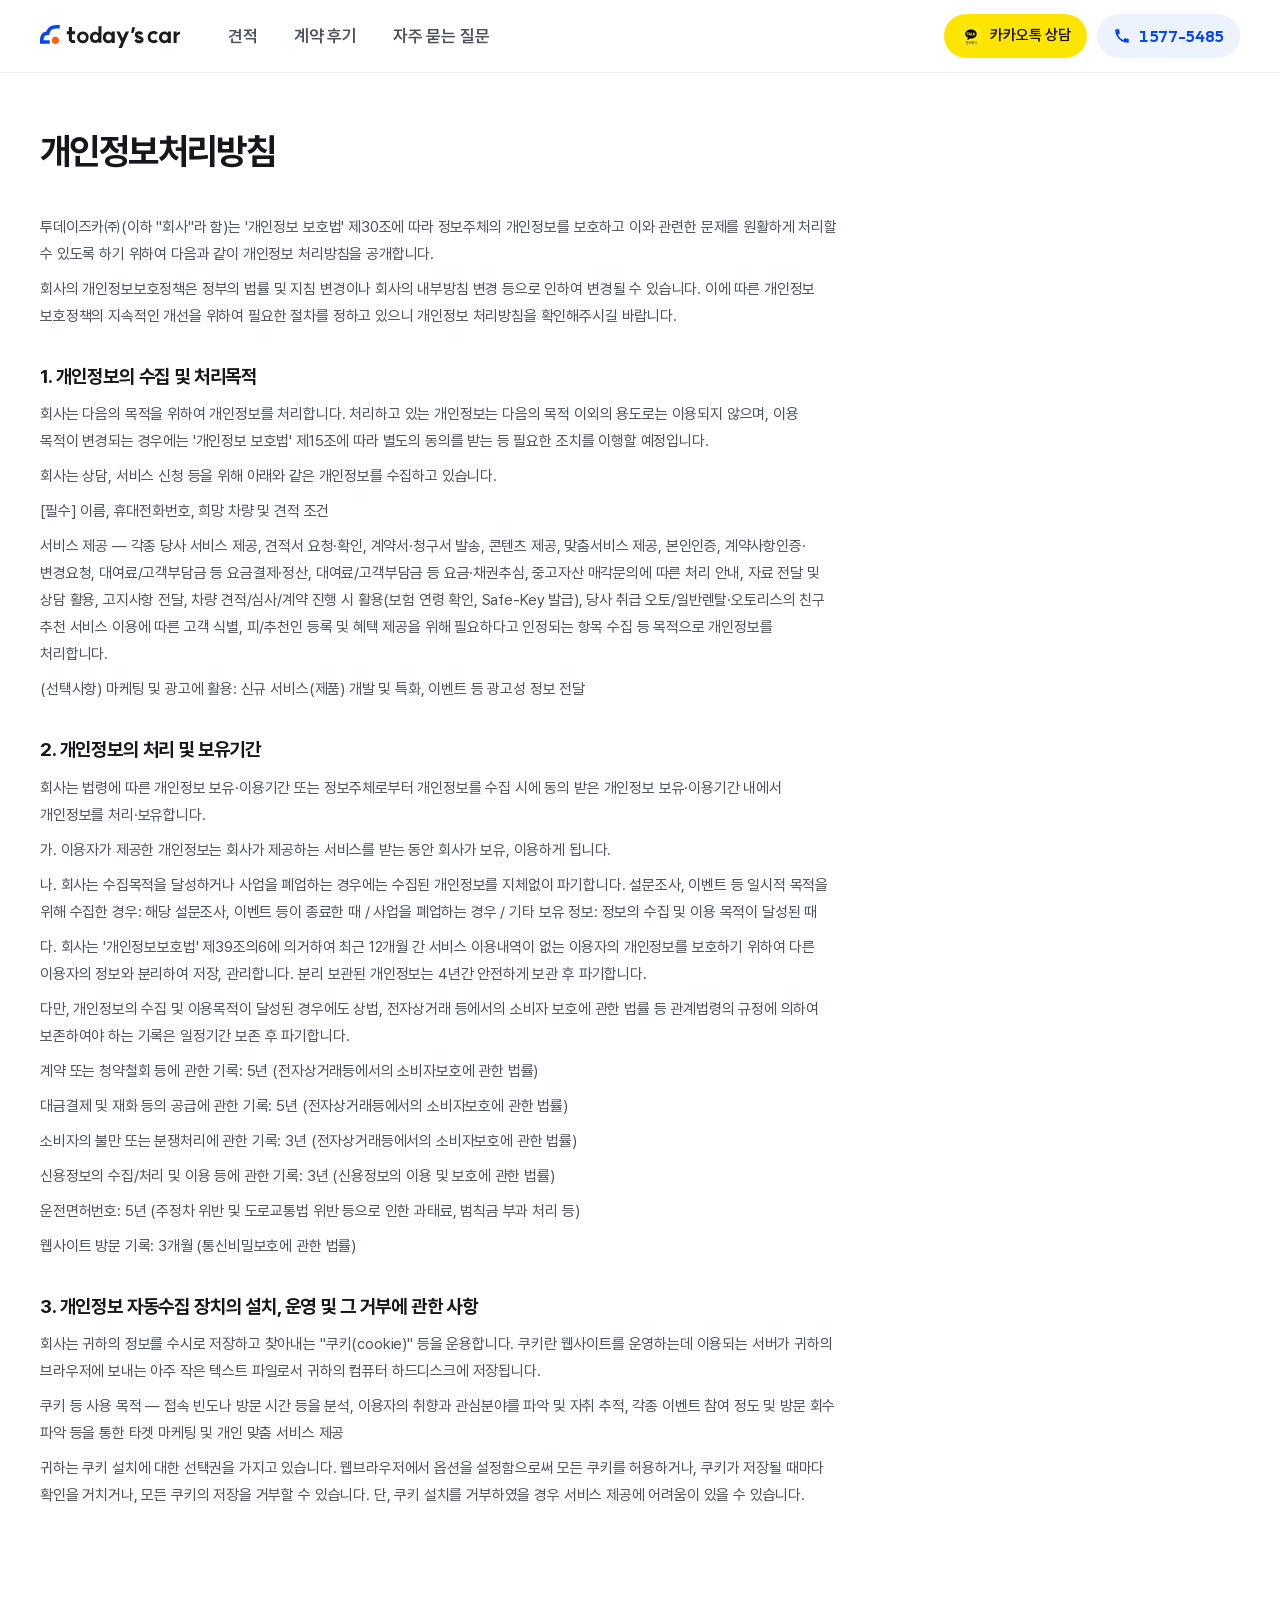
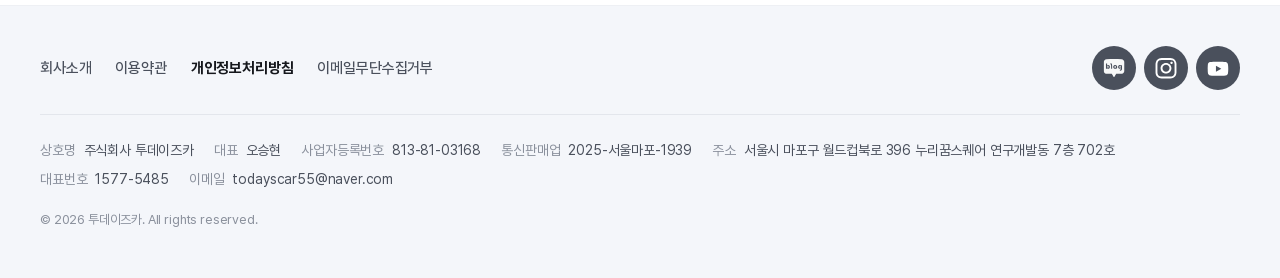
<file: todayscar/privacy/index.html>
<!DOCTYPE html><html lang="ko" class="__variable_5d1cd4"><head><meta charSet="utf-8"/><meta name="viewport" content="width=device-width, initial-scale=1"/><link rel="preload" href="/todayscar/_next/static/media/7b0b24f36b1a6d0b-s.p.woff2" as="font" crossorigin="" type="font/woff2"/><link rel="preload" as="image" href="/todayscar/logo.svg"/><link rel="preload" as="image" href="/todayscar/kakao.svg"/><link rel="preload" as="image" href="/todayscar/naver_blog.svg"/><link rel="preload" as="image" href="/todayscar/instagram.svg"/><link rel="preload" as="image" href="/todayscar/youtube.svg"/><link rel="stylesheet" href="/todayscar/_next/static/css/212e810d8f2f7579.css" data-precedence="next"/><link rel="stylesheet" href="/todayscar/_next/static/css/4063e3ddf29b858f.css" data-precedence="next"/><link rel="preload" as="script" fetchPriority="low" href="/todayscar/_next/static/chunks/webpack-37ccb35fee147f6d.js"/><script src="/todayscar/_next/static/chunks/fd9d1056-e3d373074663785d.js" async=""></script><script src="/todayscar/_next/static/chunks/117-11516988f0a2eed0.js" async=""></script><script src="/todayscar/_next/static/chunks/main-app-db564d54dadd4efd.js" async=""></script><script src="/todayscar/_next/static/chunks/972-add801371db68475.js" async=""></script><script src="/todayscar/_next/static/chunks/app/layout-d6f01bb87b83a0f3.js" async=""></script><script src="/todayscar/_next/static/chunks/app/page-b6a356c062e2066c.js" async=""></script><meta name="theme-color" content="#ffffff"/><title>개인정보처리방침 | 투데이즈카</title><meta name="description" content="차량과 조건을 고르면 예상 월 렌트료를 바로 확인. 22개 렌터카·캐피탈사 조건 비교, 견적·상담 무료."/><meta property="og:title" content="투데이즈카 | 신차 장기렌트·리스 견적"/><meta property="og:description" content="차량과 조건을 고르면 예상 월 렌트료를 바로 확인. 22개 렌터카·캐피탈사 조건 비교."/><meta property="og:image" content="https://todayscar.kr/_next/static/media/opengraph-image.6d6e4d4b.jpg"/><meta name="twitter:card" content="summary_large_image"/><meta name="twitter:title" content="투데이즈카 | 신차 장기렌트·리스 견적"/><meta name="twitter:description" content="차량과 조건을 고르면 예상 월 렌트료를 바로 확인. 22개 렌터카·캐피탈사 조건 비교."/><meta name="twitter:image" content="https://todayscar.kr/_next/static/media/opengraph-image.6d6e4d4b.jpg"/><link rel="icon" href="/todayscar/icon.png?3d977928ca506291" type="image/png" sizes="500x500"/><meta name="next-size-adjust"/><script src="/todayscar/_next/static/chunks/polyfills-42372ed130431b0a.js" noModule=""></script></head><body><header class="Header_header__KwdYD"><div class="container Header_bar__O6T0V"><a class="Header_logo____uDV" aria-label="투데이즈카 홈" href="/todayscar/"><img src="/todayscar/logo.svg" alt="today&#x27;s car" width="140" height="23"/></a><nav class="Header_nav__tNWGY" aria-label="주 메뉴"><a class="Header_link__8qxmS" href="/todayscar/">견적</a><a class="Header_link__8qxmS" href="/todayscar/reviews/">계약 후기</a><a class="Header_link__8qxmS" href="/todayscar/faq/">자주 묻는 질문</a></nav><div class="Header_side__lHkVf"><a href="https://pf.kakao.com/_xmhjWG/chat" target="_blank" rel="noreferrer" class="Header_kakao__nC4_s"><img src="/todayscar/kakao.svg" alt="" width="22" height="22"/>카카오톡 상담</a><a href="tel:1577-5485" class="Header_tel__0FFxu"><svg width="18" height="18" viewBox="0 0 24 24" aria-hidden="true"><path fill="currentColor" d="M6.6 10.8a15.1 15.1 0 0 0 6.6 6.6l2.2-2.2a1 1 0 0 1 1-.25 11.4 11.4 0 0 0 3.6.57 1 1 0 0 1 1 1V20a1 1 0 0 1-1 1A17 17 0 0 1 3 4a1 1 0 0 1 1-1h3.5a1 1 0 0 1 1 1c0 1.25.2 2.45.57 3.57a1 1 0 0 1-.25 1z"></path></svg><span class="num">1577-5485</span></a><button type="button" class="Header_menuBtn__4zUe8" aria-expanded="false" aria-controls="mobile-menu" aria-label="메뉴 열기"><span class="Header_burger__9ocpS" data-open="false"></span></button></div></div><div id="mobile-menu" class="Header_sheet__6UR7h" data-open="false" hidden=""><nav class="container" aria-label="모바일 메뉴"><a class="Header_sheetLink__RSvuK" href="/todayscar/">견적</a><a class="Header_sheetLink__RSvuK" href="/todayscar/reviews/">계약 후기</a><a class="Header_sheetLink__RSvuK" href="/todayscar/faq/">자주 묻는 질문</a><a href="https://pf.kakao.com/_xmhjWG/chat" target="_blank" rel="noreferrer" class="Header_sheetLink__RSvuK">카카오톡 상담</a></nav></div></header><main><div class="container sub_page__XRpyz"><div class="sub_narrow__2wguf"><h1 class="sub_title__KM4Q_">개인정보처리방침</h1><div class="sub_body__AEQv3 sub_legal__0iFRy"><section><p>투데이즈카㈜(이하 &quot;회사&quot;라 함)는 &#x27;개인정보 보호법&#x27; 제30조에 따라 정보주체의 개인정보를 보호하고 이와 관련한 문제를 원활하게 처리할 수 있도록 하기 위하여 다음과 같이 개인정보 처리방침을 공개합니다.</p><p>회사의 개인정보보호정책은 정부의 법률 및 지침 변경이나 회사의 내부방침 변경 등으로 인하여 변경될 수 있습니다. 이에 따른 개인정보 보호정책의 지속적인 개선을 위하여 필요한 절차를 정하고 있으니 개인정보 처리방침을 확인해주시길 바랍니다.</p></section><section><h2>1. 개인정보의 수집 및 처리목적</h2><p>회사는 다음의 목적을 위하여 개인정보를 처리합니다. 처리하고 있는 개인정보는 다음의 목적 이외의 용도로는 이용되지 않으며, 이용 목적이 변경되는 경우에는 &#x27;개인정보 보호법&#x27; 제15조에 따라 별도의 동의를 받는 등 필요한 조치를 이행할 예정입니다.</p><p>회사는 상담, 서비스 신청 등을 위해 아래와 같은 개인정보를 수집하고 있습니다.</p><p>[필수] 이름, 휴대전화번호, 희망 차량 및 견적 조건</p><p>서비스 제공 — 각종 당사 서비스 제공, 견적서 요청·확인, 계약서·청구서 발송, 콘텐츠 제공, 맞춤서비스 제공, 본인인증, 계약사항인증·변경요청, 대여료/고객부담금 등 요금결제·정산, 대여료/고객부담금 등 요금·채권추심, 중고자산 매각문의에 따른 처리 안내, 자료 전달 및 상담 활용, 고지사항 전달, 차량 견적/심사/계약 진행 시 활용(보험 연령 확인, Safe-Key 발급), 당사 취급 오토/일반렌탈·오토리스의 친구 추천 서비스 이용에 따른 고객 식별, 피/추천인 등록 및 혜택 제공을 위해 필요하다고 인정되는 항목 수집 등 목적으로 개인정보를 처리합니다.</p><p>(선택사항) 마케팅 및 광고에 활용: 신규 서비스(제품) 개발 및 특화, 이벤트 등 광고성 정보 전달</p></section><section><h2>2. 개인정보의 처리 및 보유기간</h2><p>회사는 법령에 따른 개인정보 보유·이용기간 또는 정보주체로부터 개인정보를 수집 시에 동의 받은 개인정보 보유·이용기간 내에서 개인정보를 처리·보유합니다.</p><p>가. 이용자가 제공한 개인정보는 회사가 제공하는 서비스를 받는 동안 회사가 보유, 이용하게 됩니다.</p><p>나. 회사는 수집목적을 달성하거나 사업을 폐업하는 경우에는 수집된 개인정보를 지체없이 파기합니다. 설문조사, 이벤트 등 일시적 목적을 위해 수집한 경우: 해당 설문조사, 이벤트 등이 종료한 때 / 사업을 폐업하는 경우 / 기타 보유 정보: 정보의 수집 및 이용 목적이 달성된 때</p><p>다. 회사는 &#x27;개인정보보호법&#x27; 제39조의6에 의거하여 최근 12개월 간 서비스 이용내역이 없는 이용자의 개인정보를 보호하기 위하여 다른 이용자의 정보와 분리하여 저장, 관리합니다. 분리 보관된 개인정보는 4년간 안전하게 보관 후 파기합니다.</p><p>다만, 개인정보의 수집 및 이용목적이 달성된 경우에도 상법, 전자상거래 등에서의 소비자 보호에 관한 법률 등 관계법령의 규정에 의하여 보존하여야 하는 기록은 일정기간 보존 후 파기합니다.</p><p>계약 또는 청약철회 등에 관한 기록: 5년 (전자상거래등에서의 소비자보호에 관한 법률)</p><p>대금결제 및 재화 등의 공급에 관한 기록: 5년 (전자상거래등에서의 소비자보호에 관한 법률)</p><p>소비자의 불만 또는 분쟁처리에 관한 기록: 3년 (전자상거래등에서의 소비자보호에 관한 법률)</p><p>신용정보의 수집/처리 및 이용 등에 관한 기록: 3년 (신용정보의 이용 및 보호에 관한 법률)</p><p>운전면허번호: 5년 (주정차 위반 및 도로교통법 위반 등으로 인한 과태료, 범칙금 부과 처리 등)</p><p>웹사이트 방문 기록: 3개월 (통신비밀보호에 관한 법률)</p></section><section><h2>3. 개인정보 자동수집 장치의 설치, 운영 및 그 거부에 관한 사항</h2><p>회사는 귀하의 정보를 수시로 저장하고 찾아내는 &quot;쿠키(cookie)&quot; 등을 운용합니다. 쿠키란 웹사이트를 운영하는데 이용되는 서버가 귀하의 브라우저에 보내는 아주 작은 텍스트 파일로서 귀하의 컴퓨터 하드디스크에 저장됩니다.</p><p>쿠키 등 사용 목적 — 접속 빈도나 방문 시간 등을 분석, 이용자의 취향과 관심분야를 파악 및 자취 추적, 각종 이벤트 참여 정도 및 방문 회수 파악 등을 통한 타겟 마케팅 및 개인 맞춤 서비스 제공</p><p>귀하는 쿠키 설치에 대한 선택권을 가지고 있습니다. 웹브라우저에서 옵션을 설정함으로써 모든 쿠키를 허용하거나, 쿠키가 저장될 때마다 확인을 거치거나, 모든 쿠키의 저장을 거부할 수 있습니다. 단, 쿠키 설치를 거부하였을 경우 서비스 제공에 어려움이 있을 수 있습니다.</p></section></div></div></div></main><footer class="Footer_footer__pQtti"><div class="container"><div class="Footer_top__YBhK_"><nav class="Footer_links__cFiYr" aria-label="회사 정보"><a href="/todayscar/company/">회사소개</a><a href="/todayscar/terms/">이용약관</a><a class="Footer_strong__rRenA" href="/todayscar/privacy/">개인정보처리방침</a><a href="/todayscar/email-policy/">이메일무단수집거부</a></nav><div class="Footer_sns__OmOoD"><a href="https://blog.naver.com/todayscar55" target="_blank" rel="noreferrer" aria-label="네이버 블로그"><img src="/todayscar/naver_blog.svg" alt="" width="24" height="24"/></a><a href="https://www.instagram.com/todayscar_official" target="_blank" rel="noreferrer" aria-label="인스타그램"><img src="/todayscar/instagram.svg" alt="" width="24" height="24"/></a><a href="https://www.youtube.com/@todayscar_" target="_blank" rel="noreferrer" aria-label="유튜브"><img src="/todayscar/youtube.svg" alt="" width="24" height="24"/></a></div></div><dl class="Footer_info__uHPve"><div><dt>상호명</dt><dd>주식회사 투데이즈카</dd></div><div><dt>대표</dt><dd>오승현</dd></div><div><dt>사업자등록번호</dt><dd>813-81-03168</dd></div><div><dt>통신판매업</dt><dd>2025-서울마포-1939</dd></div><div><dt>주소</dt><dd>서울시 마포구 월드컵북로 396 누리꿈스퀘어 연구개발동 7층 702호</dd></div><div><dt>대표번호</dt><dd>1577-5485</dd></div><div><dt>이메일</dt><dd>todayscar55@naver.com</dd></div></dl><p class="Footer_copy__KUC9W">© <!-- -->2026<!-- --> 투데이즈카. All rights reserved.</p></div></footer><script src="/todayscar/_next/static/chunks/webpack-37ccb35fee147f6d.js" async=""></script><script>(self.__next_f=self.__next_f||[]).push([0]);self.__next_f.push([2,null])</script><script>self.__next_f.push([1,"1:HL[\"/todayscar/_next/static/media/7b0b24f36b1a6d0b-s.p.woff2\",\"font\",{\"crossOrigin\":\"\",\"type\":\"font/woff2\"}]\n2:HL[\"/todayscar/_next/static/css/212e810d8f2f7579.css\",\"style\"]\n3:HL[\"/todayscar/_next/static/css/4063e3ddf29b858f.css\",\"style\"]\n"])</script><script>self.__next_f.push([1,"4:I[2846,[],\"\"]\n6:I[4707,[],\"\"]\n7:I[6423,[],\"\"]\n8:I[8071,[\"972\",\"static/chunks/972-add801371db68475.js\",\"185\",\"static/chunks/app/layout-d6f01bb87b83a0f3.js\"],\"default\"]\n9:I[2972,[\"972\",\"static/chunks/972-add801371db68475.js\",\"931\",\"static/chunks/app/page-b6a356c062e2066c.js\"],\"\"]\nb:I[1060,[],\"\"]\nc:[]\n"])</script><script>self.__next_f.push([1,"0:[\"$\",\"$L4\",null,{\"buildId\":\"Sexbn7I4p9t6neZkz9euF\",\"assetPrefix\":\"/todayscar\",\"urlParts\":[\"\",\"privacy\",\"\"],\"initialTree\":[\"\",{\"children\":[\"privacy\",{\"children\":[\"__PAGE__\",{}]}]},\"$undefined\",\"$undefined\",true],\"initialSeedData\":[\"\",{\"children\":[\"privacy\",{\"children\":[\"__PAGE__\",{},[[\"$L5\",[\"$\",\"div\",null,{\"className\":\"container sub_page__XRpyz\",\"children\":[\"$\",\"div\",null,{\"className\":\"sub_narrow__2wguf\",\"children\":[[\"$\",\"h1\",null,{\"className\":\"sub_title__KM4Q_\",\"children\":\"개인정보처리방침\"}],[\"$\",\"div\",null,{\"className\":\"sub_body__AEQv3 sub_legal__0iFRy\",\"children\":[[\"$\",\"section\",\"0\",{\"children\":[\"$undefined\",[[\"$\",\"p\",\"0\",{\"children\":\"투데이즈카㈜(이하 \\\"회사\\\"라 함)는 '개인정보 보호법' 제30조에 따라 정보주체의 개인정보를 보호하고 이와 관련한 문제를 원활하게 처리할 수 있도록 하기 위하여 다음과 같이 개인정보 처리방침을 공개합니다.\"}],[\"$\",\"p\",\"1\",{\"children\":\"회사의 개인정보보호정책은 정부의 법률 및 지침 변경이나 회사의 내부방침 변경 등으로 인하여 변경될 수 있습니다. 이에 따른 개인정보 보호정책의 지속적인 개선을 위하여 필요한 절차를 정하고 있으니 개인정보 처리방침을 확인해주시길 바랍니다.\"}]]]}],[\"$\",\"section\",\"1\",{\"children\":[[\"$\",\"h2\",null,{\"children\":\"1. 개인정보의 수집 및 처리목적\"}],[[\"$\",\"p\",\"0\",{\"children\":\"회사는 다음의 목적을 위하여 개인정보를 처리합니다. 처리하고 있는 개인정보는 다음의 목적 이외의 용도로는 이용되지 않으며, 이용 목적이 변경되는 경우에는 '개인정보 보호법' 제15조에 따라 별도의 동의를 받는 등 필요한 조치를 이행할 예정입니다.\"}],[\"$\",\"p\",\"1\",{\"children\":\"회사는 상담, 서비스 신청 등을 위해 아래와 같은 개인정보를 수집하고 있습니다.\"}],[\"$\",\"p\",\"2\",{\"children\":\"[필수] 이름, 휴대전화번호, 희망 차량 및 견적 조건\"}],[\"$\",\"p\",\"3\",{\"children\":\"서비스 제공 — 각종 당사 서비스 제공, 견적서 요청·확인, 계약서·청구서 발송, 콘텐츠 제공, 맞춤서비스 제공, 본인인증, 계약사항인증·변경요청, 대여료/고객부담금 등 요금결제·정산, 대여료/고객부담금 등 요금·채권추심, 중고자산 매각문의에 따른 처리 안내, 자료 전달 및 상담 활용, 고지사항 전달, 차량 견적/심사/계약 진행 시 활용(보험 연령 확인, Safe-Key 발급), 당사 취급 오토/일반렌탈·오토리스의 친구 추천 서비스 이용에 따른 고객 식별, 피/추천인 등록 및 혜택 제공을 위해 필요하다고 인정되는 항목 수집 등 목적으로 개인정보를 처리합니다.\"}],[\"$\",\"p\",\"4\",{\"children\":\"(선택사항) 마케팅 및 광고에 활용: 신규 서비스(제품) 개발 및 특화, 이벤트 등 광고성 정보 전달\"}]]]}],[\"$\",\"section\",\"2\",{\"children\":[[\"$\",\"h2\",null,{\"children\":\"2. 개인정보의 처리 및 보유기간\"}],[[\"$\",\"p\",\"0\",{\"children\":\"회사는 법령에 따른 개인정보 보유·이용기간 또는 정보주체로부터 개인정보를 수집 시에 동의 받은 개인정보 보유·이용기간 내에서 개인정보를 처리·보유합니다.\"}],[\"$\",\"p\",\"1\",{\"children\":\"가. 이용자가 제공한 개인정보는 회사가 제공하는 서비스를 받는 동안 회사가 보유, 이용하게 됩니다.\"}],[\"$\",\"p\",\"2\",{\"children\":\"나. 회사는 수집목적을 달성하거나 사업을 폐업하는 경우에는 수집된 개인정보를 지체없이 파기합니다. 설문조사, 이벤트 등 일시적 목적을 위해 수집한 경우: 해당 설문조사, 이벤트 등이 종료한 때 / 사업을 폐업하는 경우 / 기타 보유 정보: 정보의 수집 및 이용 목적이 달성된 때\"}],[\"$\",\"p\",\"3\",{\"children\":\"다. 회사는 '개인정보보호법' 제39조의6에 의거하여 최근 12개월 간 서비스 이용내역이 없는 이용자의 개인정보를 보호하기 위하여 다른 이용자의 정보와 분리하여 저장, 관리합니다. 분리 보관된 개인정보는 4년간 안전하게 보관 후 파기합니다.\"}],[\"$\",\"p\",\"4\",{\"children\":\"다만, 개인정보의 수집 및 이용목적이 달성된 경우에도 상법, 전자상거래 등에서의 소비자 보호에 관한 법률 등 관계법령의 규정에 의하여 보존하여야 하는 기록은 일정기간 보존 후 파기합니다.\"}],[\"$\",\"p\",\"5\",{\"children\":\"계약 또는 청약철회 등에 관한 기록: 5년 (전자상거래등에서의 소비자보호에 관한 법률)\"}],[\"$\",\"p\",\"6\",{\"children\":\"대금결제 및 재화 등의 공급에 관한 기록: 5년 (전자상거래등에서의 소비자보호에 관한 법률)\"}],[\"$\",\"p\",\"7\",{\"children\":\"소비자의 불만 또는 분쟁처리에 관한 기록: 3년 (전자상거래등에서의 소비자보호에 관한 법률)\"}],[\"$\",\"p\",\"8\",{\"children\":\"신용정보의 수집/처리 및 이용 등에 관한 기록: 3년 (신용정보의 이용 및 보호에 관한 법률)\"}],[\"$\",\"p\",\"9\",{\"children\":\"운전면허번호: 5년 (주정차 위반 및 도로교통법 위반 등으로 인한 과태료, 범칙금 부과 처리 등)\"}],[\"$\",\"p\",\"10\",{\"children\":\"웹사이트 방문 기록: 3개월 (통신비밀보호에 관한 법률)\"}]]]}],[\"$\",\"section\",\"3\",{\"children\":[[\"$\",\"h2\",null,{\"children\":\"3. 개인정보 자동수집 장치의 설치, 운영 및 그 거부에 관한 사항\"}],[[\"$\",\"p\",\"0\",{\"children\":\"회사는 귀하의 정보를 수시로 저장하고 찾아내는 \\\"쿠키(cookie)\\\" 등을 운용합니다. 쿠키란 웹사이트를 운영하는데 이용되는 서버가 귀하의 브라우저에 보내는 아주 작은 텍스트 파일로서 귀하의 컴퓨터 하드디스크에 저장됩니다.\"}],[\"$\",\"p\",\"1\",{\"children\":\"쿠키 등 사용 목적 — 접속 빈도나 방문 시간 등을 분석, 이용자의 취향과 관심분야를 파악 및 자취 추적, 각종 이벤트 참여 정도 및 방문 회수 파악 등을 통한 타겟 마케팅 및 개인 맞춤 서비스 제공\"}],[\"$\",\"p\",\"2\",{\"children\":\"귀하는 쿠키 설치에 대한 선택권을 가지고 있습니다. 웹브라우저에서 옵션을 설정함으로써 모든 쿠키를 허용하거나, 쿠키가 저장될 때마다 확인을 거치거나, 모든 쿠키의 저장을 거부할 수 있습니다. 단, 쿠키 설치를 거부하였을 경우 서비스 제공에 어려움이 있을 수 있습니다.\"}]]]}]]}]]}]}],[[\"$\",\"link\",\"0\",{\"rel\":\"stylesheet\",\"href\":\"/todayscar/_next/static/css/4063e3ddf29b858f.css\",\"precedence\":\"next\",\"crossOrigin\":\"$undefined\"}]]],null],null]},[null,[\"$\",\"$L6\",null,{\"parallelRouterKey\":\"children\",\"segmentPath\":[\"children\",\"privacy\",\"children\"],\"error\":\"$undefined\",\"errorStyles\":\"$undefined\",\"errorScripts\":\"$undefined\",\"template\":[\"$\",\"$L7\",null,{}],\"templateStyles\":\"$undefined\",\"templateScripts\":\"$undefined\",\"notFound\":\"$undefined\",\"notFoundStyles\":\"$undefined\"}]],null]},[[[[\"$\",\"link\",\"0\",{\"rel\":\"stylesheet\",\"href\":\"/todayscar/_next/static/css/212e810d8f2f7579.css\",\"precedence\":\"next\",\"crossOrigin\":\"$undefined\"}]],[\"$\",\"html\",null,{\"lang\":\"ko\",\"className\":\"__variable_5d1cd4\",\"children\":[\"$\",\"body\",null,{\"children\":[[\"$\",\"$L8\",null,{}],[\"$\",\"main\",null,{\"children\":[\"$\",\"$L6\",null,{\"parallelRouterKey\":\"children\",\"segmentPath\":[\"children\"],\"error\":\"$undefined\",\"errorStyles\":\"$undefined\",\"errorScripts\":\"$undefined\",\"template\":[\"$\",\"$L7\",null,{}],\"templateStyles\":\"$undefined\",\"templateScripts\":\"$undefined\",\"notFound\":[[\"$\",\"title\",null,{\"children\":\"404: This page could not be found.\"}],[\"$\",\"div\",null,{\"style\":{\"fontFamily\":\"system-ui,\\\"Segoe UI\\\",Roboto,Helvetica,Arial,sans-serif,\\\"Apple Color Emoji\\\",\\\"Segoe UI Emoji\\\"\",\"height\":\"100vh\",\"textAlign\":\"center\",\"display\":\"flex\",\"flexDirection\":\"column\",\"alignItems\":\"center\",\"justifyContent\":\"center\"},\"children\":[\"$\",\"div\",null,{\"children\":[[\"$\",\"style\",null,{\"dangerouslySetInnerHTML\":{\"__html\":\"body{color:#000;background:#fff;margin:0}.next-error-h1{border-right:1px solid rgba(0,0,0,.3)}@media (prefers-color-scheme:dark){body{color:#fff;background:#000}.next-error-h1{border-right:1px solid rgba(255,255,255,.3)}}\"}}],[\"$\",\"h1\",null,{\"className\":\"next-error-h1\",\"style\":{\"display\":\"inline-block\",\"margin\":\"0 20px 0 0\",\"padding\":\"0 23px 0 0\",\"fontSize\":24,\"fontWeight\":500,\"verticalAlign\":\"top\",\"lineHeight\":\"49px\"},\"children\":\"404\"}],[\"$\",\"div\",null,{\"style\":{\"display\":\"inline-block\"},\"children\":[\"$\",\"h2\",null,{\"style\":{\"fontSize\":14,\"fontWeight\":400,\"lineHeight\":\"49px\",\"margin\":0},\"children\":\"This page could not be found.\"}]}]]}]}]],\"notFoundStyles\":[]}]}],[\"$\",\"footer\",null,{\"className\":\"Footer_footer__pQtti\",\"children\":[\"$\",\"div\",null,{\"className\":\"container\",\"children\":[[\"$\",\"div\",null,{\"className\":\"Footer_top__YBhK_\",\"children\":[[\"$\",\"nav\",null,{\"className\":\"Footer_links__cFiYr\",\"aria-label\":\"회사 정보\",\"children\":[[\"$\",\"$L9\",null,{\"href\":\"/company/\",\"children\":\"회사소개\"}],[\"$\",\"$L9\",null,{\"href\":\"/terms/\",\"children\":\"이용약관\"}],[\"$\",\"$L9\",null,{\"href\":\"/privacy/\",\"className\":\"Footer_strong__rRenA\",\"children\":\"개인정보처리방침\"}],[\"$\",\"$L9\",null,{\"href\":\"/email-policy/\",\"children\":\"이메일무단수집거부\"}]]}],[\"$\",\"div\",null,{\"className\":\"Footer_sns__OmOoD\",\"children\":[[\"$\",\"a\",null,{\"href\":\"https://blog.naver.com/todayscar55\",\"target\":\"_blank\",\"rel\":\"noreferrer\",\"aria-label\":\"네이버 블로그\",\"children\":[\"$\",\"img\",null,{\"src\":\"/todayscar/naver_blog.svg\",\"alt\":\"\",\"width\":24,\"height\":24}]}],[\"$\",\"a\",null,{\"href\":\"https://www.instagram.com/todayscar_official\",\"target\":\"_blank\",\"rel\":\"noreferrer\",\"aria-label\":\"인스타그램\",\"children\":[\"$\",\"img\",null,{\"src\":\"/todayscar/instagram.svg\",\"alt\":\"\",\"width\":24,\"height\":24}]}],[\"$\",\"a\",null,{\"href\":\"https://www.youtube.com/@todayscar_\",\"target\":\"_blank\",\"rel\":\"noreferrer\",\"aria-label\":\"유튜브\",\"children\":[\"$\",\"img\",null,{\"src\":\"/todayscar/youtube.svg\",\"alt\":\"\",\"width\":24,\"height\":24}]}]]}]]}],[\"$\",\"dl\",null,{\"className\":\"Footer_info__uHPve\",\"children\":[[\"$\",\"div\",null,{\"children\":[[\"$\",\"dt\",null,{\"children\":\"상호명\"}],[\"$\",\"dd\",null,{\"children\":\"주식회사 투데이즈카\"}]]}],[\"$\",\"div\",null,{\"children\":[[\"$\",\"dt\",null,{\"children\":\"대표\"}],[\"$\",\"dd\",null,{\"children\":\"오승현\"}]]}],[\"$\",\"div\",null,{\"children\":[[\"$\",\"dt\",null,{\"children\":\"사업자등록번호\"}],[\"$\",\"dd\",null,{\"children\":\"813-81-03168\"}]]}],[\"$\",\"div\",null,{\"children\":[[\"$\",\"dt\",null,{\"children\":\"통신판매업\"}],[\"$\",\"dd\",null,{\"children\":\"2025-서울마포-1939\"}]]}],[\"$\",\"div\",null,{\"children\":[[\"$\",\"dt\",null,{\"children\":\"주소\"}],[\"$\",\"dd\",null,{\"children\":\"서울시 마포구 월드컵북로 396 누리꿈스퀘어 연구개발동 7층 702호\"}]]}],[\"$\",\"div\",null,{\"children\":[[\"$\",\"dt\",null,{\"children\":\"대표번호\"}],[\"$\",\"dd\",null,{\"children\":\"1577-5485\"}]]}],[\"$\",\"div\",null,{\"children\":[[\"$\",\"dt\",null,{\"children\":\"이메일\"}],[\"$\",\"dd\",null,{\"children\":\"todayscar55@naver.com\"}]]}]]}],[\"$\",\"p\",null,{\"className\":\"Footer_copy__KUC9W\",\"children\":[\"© \",2026,\" 투데이즈카. All rights reserved.\"]}]]}]}]]}]}]],null],null],\"couldBeIntercepted\":false,\"initialHead\":[null,\"$La\"],\"globalErrorComponent\":\"$b\",\"missingSlots\":\"$Wc\"}]\n"])</script><script>self.__next_f.push([1,"a:[[\"$\",\"meta\",\"0\",{\"name\":\"viewport\",\"content\":\"width=device-width, initial-scale=1\"}],[\"$\",\"meta\",\"1\",{\"name\":\"theme-color\",\"content\":\"#ffffff\"}],[\"$\",\"meta\",\"2\",{\"charSet\":\"utf-8\"}],[\"$\",\"title\",\"3\",{\"children\":\"개인정보처리방침 | 투데이즈카\"}],[\"$\",\"meta\",\"4\",{\"name\":\"description\",\"content\":\"차량과 조건을 고르면 예상 월 렌트료를 바로 확인. 22개 렌터카·캐피탈사 조건 비교, 견적·상담 무료.\"}],[\"$\",\"meta\",\"5\",{\"property\":\"og:title\",\"content\":\"투데이즈카 | 신차 장기렌트·리스 견적\"}],[\"$\",\"meta\",\"6\",{\"property\":\"og:description\",\"content\":\"차량과 조건을 고르면 예상 월 렌트료를 바로 확인. 22개 렌터카·캐피탈사 조건 비교.\"}],[\"$\",\"meta\",\"7\",{\"property\":\"og:image\",\"content\":\"https://todayscar.kr/_next/static/media/opengraph-image.6d6e4d4b.jpg\"}],[\"$\",\"meta\",\"8\",{\"name\":\"twitter:card\",\"content\":\"summary_large_image\"}],[\"$\",\"meta\",\"9\",{\"name\":\"twitter:title\",\"content\":\"투데이즈카 | 신차 장기렌트·리스 견적\"}],[\"$\",\"meta\",\"10\",{\"name\":\"twitter:description\",\"content\":\"차량과 조건을 고르면 예상 월 렌트료를 바로 확인. 22개 렌터카·캐피탈사 조건 비교.\"}],[\"$\",\"meta\",\"11\",{\"name\":\"twitter:image\",\"content\":\"https://todayscar.kr/_next/static/media/opengraph-image.6d6e4d4b.jpg\"}],[\"$\",\"link\",\"12\",{\"rel\":\"icon\",\"href\":\"/todayscar/icon.png?3d977928ca506291\",\"type\":\"image/png\",\"sizes\":\"500x500\"}],[\"$\",\"meta\",\"13\",{\"name\":\"next-size-adjust\"}]]\n5:null\n"])</script></body></html>
</file>
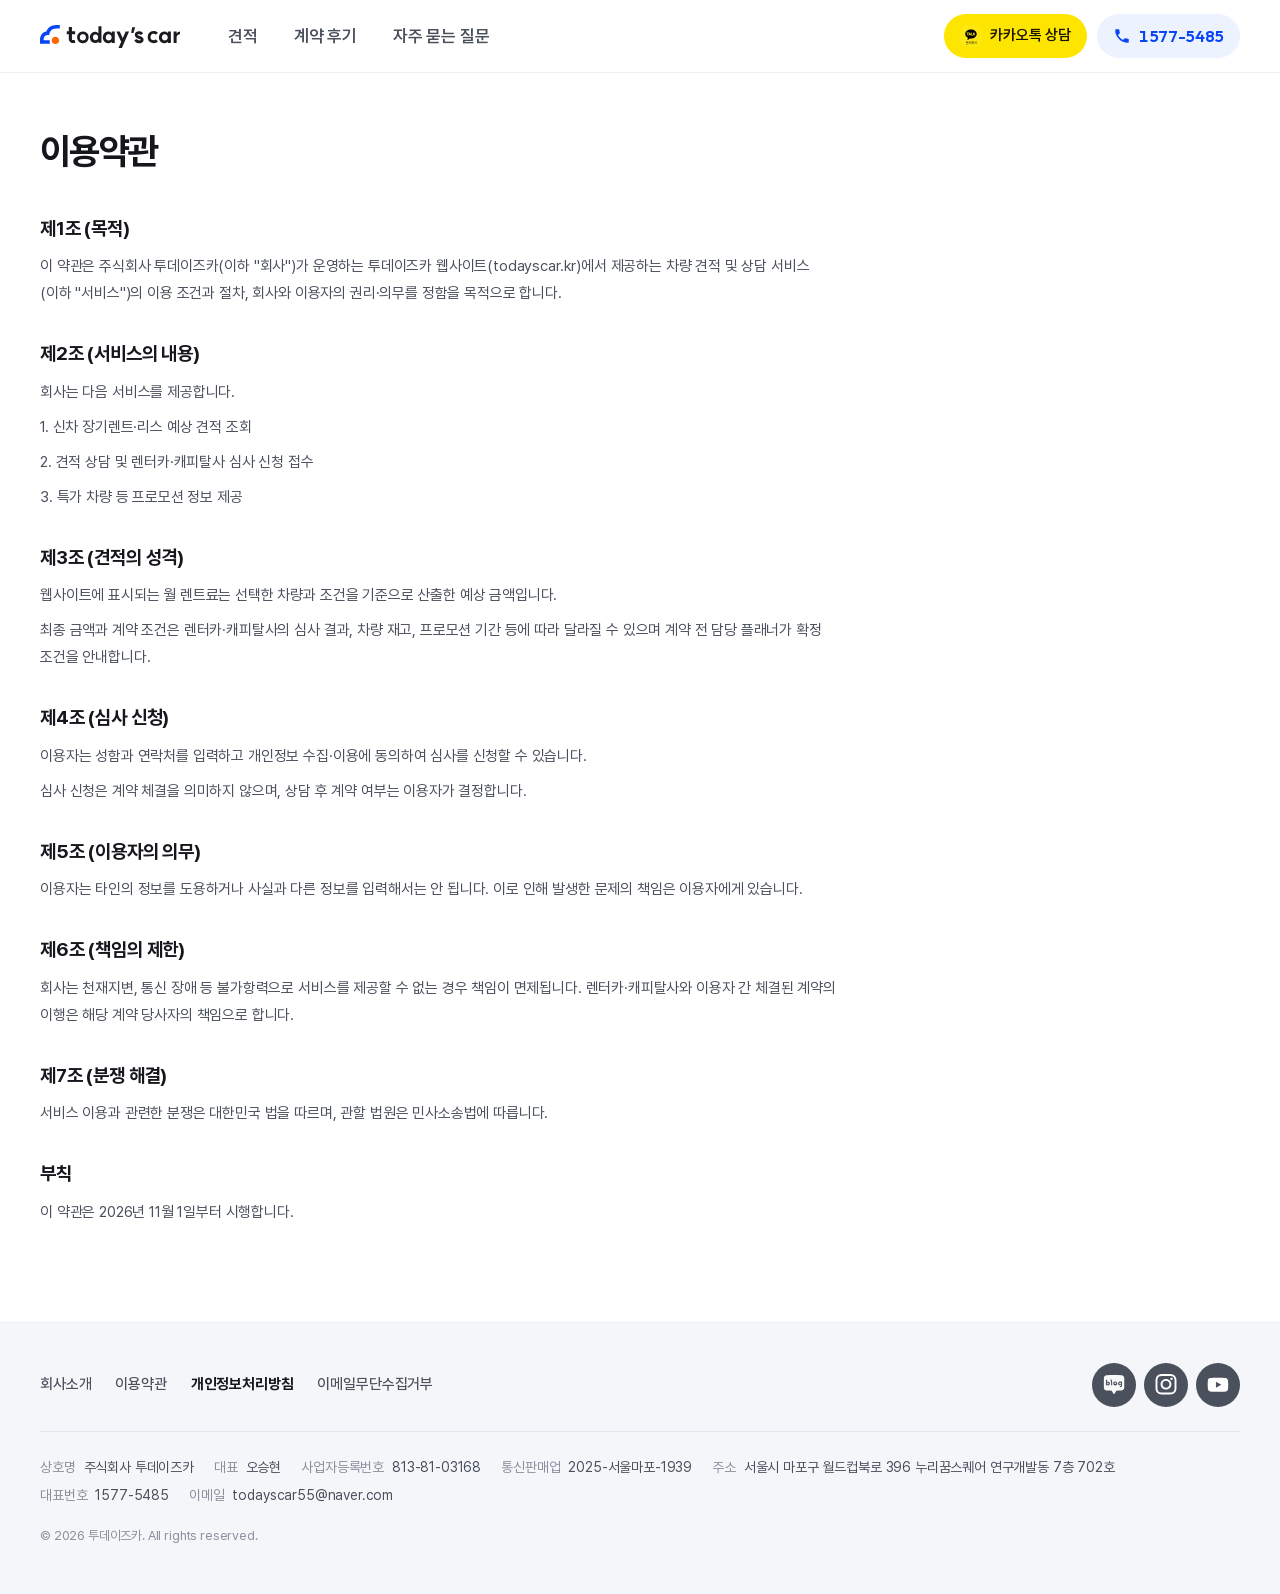
<file: todayscar/terms/index.html>
<!DOCTYPE html><html lang="ko" class="__variable_5d1cd4"><head><meta charSet="utf-8"/><meta name="viewport" content="width=device-width, initial-scale=1"/><link rel="preload" href="/todayscar/_next/static/media/7b0b24f36b1a6d0b-s.p.woff2" as="font" crossorigin="" type="font/woff2"/><link rel="preload" as="image" href="/todayscar/logo.svg"/><link rel="preload" as="image" href="/todayscar/kakao.svg"/><link rel="preload" as="image" href="/todayscar/naver_blog.svg"/><link rel="preload" as="image" href="/todayscar/instagram.svg"/><link rel="preload" as="image" href="/todayscar/youtube.svg"/><link rel="stylesheet" href="/todayscar/_next/static/css/212e810d8f2f7579.css" data-precedence="next"/><link rel="stylesheet" href="/todayscar/_next/static/css/4063e3ddf29b858f.css" data-precedence="next"/><link rel="preload" as="script" fetchPriority="low" href="/todayscar/_next/static/chunks/webpack-37ccb35fee147f6d.js"/><script src="/todayscar/_next/static/chunks/fd9d1056-e3d373074663785d.js" async=""></script><script src="/todayscar/_next/static/chunks/117-11516988f0a2eed0.js" async=""></script><script src="/todayscar/_next/static/chunks/main-app-db564d54dadd4efd.js" async=""></script><script src="/todayscar/_next/static/chunks/972-add801371db68475.js" async=""></script><script src="/todayscar/_next/static/chunks/app/layout-d6f01bb87b83a0f3.js" async=""></script><script src="/todayscar/_next/static/chunks/app/page-b6a356c062e2066c.js" async=""></script><meta name="theme-color" content="#ffffff"/><title>이용약관 | 투데이즈카</title><meta name="description" content="차량과 조건을 고르면 예상 월 렌트료를 바로 확인. 22개 렌터카·캐피탈사 조건 비교, 견적·상담 무료."/><meta property="og:title" content="투데이즈카 | 신차 장기렌트·리스 견적"/><meta property="og:description" content="차량과 조건을 고르면 예상 월 렌트료를 바로 확인. 22개 렌터카·캐피탈사 조건 비교."/><meta property="og:image" content="https://todayscar.kr/_next/static/media/opengraph-image.6d6e4d4b.jpg"/><meta name="twitter:card" content="summary_large_image"/><meta name="twitter:title" content="투데이즈카 | 신차 장기렌트·리스 견적"/><meta name="twitter:description" content="차량과 조건을 고르면 예상 월 렌트료를 바로 확인. 22개 렌터카·캐피탈사 조건 비교."/><meta name="twitter:image" content="https://todayscar.kr/_next/static/media/opengraph-image.6d6e4d4b.jpg"/><link rel="icon" href="/todayscar/icon.png?3d977928ca506291" type="image/png" sizes="500x500"/><meta name="next-size-adjust"/><script src="/todayscar/_next/static/chunks/polyfills-42372ed130431b0a.js" noModule=""></script></head><body><header class="Header_header__KwdYD"><div class="container Header_bar__O6T0V"><a class="Header_logo____uDV" aria-label="투데이즈카 홈" href="/todayscar/"><img src="/todayscar/logo.svg" alt="today&#x27;s car" width="140" height="23"/></a><nav class="Header_nav__tNWGY" aria-label="주 메뉴"><a class="Header_link__8qxmS" href="/todayscar/">견적</a><a class="Header_link__8qxmS" href="/todayscar/reviews/">계약 후기</a><a class="Header_link__8qxmS" href="/todayscar/faq/">자주 묻는 질문</a></nav><div class="Header_side__lHkVf"><a href="https://pf.kakao.com/_xmhjWG/chat" target="_blank" rel="noreferrer" class="Header_kakao__nC4_s"><img src="/todayscar/kakao.svg" alt="" width="22" height="22"/>카카오톡 상담</a><a href="tel:1577-5485" class="Header_tel__0FFxu"><svg width="18" height="18" viewBox="0 0 24 24" aria-hidden="true"><path fill="currentColor" d="M6.6 10.8a15.1 15.1 0 0 0 6.6 6.6l2.2-2.2a1 1 0 0 1 1-.25 11.4 11.4 0 0 0 3.6.57 1 1 0 0 1 1 1V20a1 1 0 0 1-1 1A17 17 0 0 1 3 4a1 1 0 0 1 1-1h3.5a1 1 0 0 1 1 1c0 1.25.2 2.45.57 3.57a1 1 0 0 1-.25 1z"></path></svg><span class="num">1577-5485</span></a><button type="button" class="Header_menuBtn__4zUe8" aria-expanded="false" aria-controls="mobile-menu" aria-label="메뉴 열기"><span class="Header_burger__9ocpS" data-open="false"></span></button></div></div><div id="mobile-menu" class="Header_sheet__6UR7h" data-open="false" hidden=""><nav class="container" aria-label="모바일 메뉴"><a class="Header_sheetLink__RSvuK" href="/todayscar/">견적</a><a class="Header_sheetLink__RSvuK" href="/todayscar/reviews/">계약 후기</a><a class="Header_sheetLink__RSvuK" href="/todayscar/faq/">자주 묻는 질문</a><a href="https://pf.kakao.com/_xmhjWG/chat" target="_blank" rel="noreferrer" class="Header_sheetLink__RSvuK">카카오톡 상담</a></nav></div></header><main><div class="container sub_page__XRpyz"><div class="sub_narrow__2wguf"><h1 class="sub_title__KM4Q_">이용약관</h1><div class="sub_body__AEQv3 sub_legal__0iFRy"><section><h2>제1조 (목적)</h2><p>이 약관은 주식회사 투데이즈카(이하 &quot;회사&quot;)가 운영하는 투데이즈카 웹사이트(todayscar.kr)에서 제공하는 차량 견적 및 상담 서비스(이하 &quot;서비스&quot;)의 이용 조건과 절차, 회사와 이용자의 권리·의무를 정함을 목적으로 합니다.</p></section><section><h2>제2조 (서비스의 내용)</h2><p>회사는 다음 서비스를 제공합니다.</p><p>1. 신차 장기렌트·리스 예상 견적 조회</p><p>2. 견적 상담 및 렌터카·캐피탈사 심사 신청 접수</p><p>3. 특가 차량 등 프로모션 정보 제공</p></section><section><h2>제3조 (견적의 성격)</h2><p>웹사이트에 표시되는 월 렌트료는 선택한 차량과 조건을 기준으로 산출한 예상 금액입니다.</p><p>최종 금액과 계약 조건은 렌터카·캐피탈사의 심사 결과, 차량 재고, 프로모션 기간 등에 따라 달라질 수 있으며 계약 전 담당 플래너가 확정 조건을 안내합니다.</p></section><section><h2>제4조 (심사 신청)</h2><p>이용자는 성함과 연락처를 입력하고 개인정보 수집·이용에 동의하여 심사를 신청할 수 있습니다.</p><p>심사 신청은 계약 체결을 의미하지 않으며, 상담 후 계약 여부는 이용자가 결정합니다.</p></section><section><h2>제5조 (이용자의 의무)</h2><p>이용자는 타인의 정보를 도용하거나 사실과 다른 정보를 입력해서는 안 됩니다. 이로 인해 발생한 문제의 책임은 이용자에게 있습니다.</p></section><section><h2>제6조 (책임의 제한)</h2><p>회사는 천재지변, 통신 장애 등 불가항력으로 서비스를 제공할 수 없는 경우 책임이 면제됩니다. 렌터카·캐피탈사와 이용자 간 체결된 계약의 이행은 해당 계약 당사자의 책임으로 합니다.</p></section><section><h2>제7조 (분쟁 해결)</h2><p>서비스 이용과 관련한 분쟁은 대한민국 법을 따르며, 관할 법원은 민사소송법에 따릅니다.</p></section><section><h2>부칙</h2><p>이 약관은 2026년 11월 1일부터 시행합니다.</p></section></div></div></div></main><footer class="Footer_footer__pQtti"><div class="container"><div class="Footer_top__YBhK_"><nav class="Footer_links__cFiYr" aria-label="회사 정보"><a href="/todayscar/company/">회사소개</a><a href="/todayscar/terms/">이용약관</a><a class="Footer_strong__rRenA" href="/todayscar/privacy/">개인정보처리방침</a><a href="/todayscar/email-policy/">이메일무단수집거부</a></nav><div class="Footer_sns__OmOoD"><a href="https://blog.naver.com/todayscar55" target="_blank" rel="noreferrer" aria-label="네이버 블로그"><img src="/todayscar/naver_blog.svg" alt="" width="24" height="24"/></a><a href="https://www.instagram.com/todayscar_official" target="_blank" rel="noreferrer" aria-label="인스타그램"><img src="/todayscar/instagram.svg" alt="" width="24" height="24"/></a><a href="https://www.youtube.com/@todayscar_" target="_blank" rel="noreferrer" aria-label="유튜브"><img src="/todayscar/youtube.svg" alt="" width="24" height="24"/></a></div></div><dl class="Footer_info__uHPve"><div><dt>상호명</dt><dd>주식회사 투데이즈카</dd></div><div><dt>대표</dt><dd>오승현</dd></div><div><dt>사업자등록번호</dt><dd>813-81-03168</dd></div><div><dt>통신판매업</dt><dd>2025-서울마포-1939</dd></div><div><dt>주소</dt><dd>서울시 마포구 월드컵북로 396 누리꿈스퀘어 연구개발동 7층 702호</dd></div><div><dt>대표번호</dt><dd>1577-5485</dd></div><div><dt>이메일</dt><dd>todayscar55@naver.com</dd></div></dl><p class="Footer_copy__KUC9W">© <!-- -->2026<!-- --> 투데이즈카. All rights reserved.</p></div></footer><script src="/todayscar/_next/static/chunks/webpack-37ccb35fee147f6d.js" async=""></script><script>(self.__next_f=self.__next_f||[]).push([0]);self.__next_f.push([2,null])</script><script>self.__next_f.push([1,"1:HL[\"/todayscar/_next/static/media/7b0b24f36b1a6d0b-s.p.woff2\",\"font\",{\"crossOrigin\":\"\",\"type\":\"font/woff2\"}]\n2:HL[\"/todayscar/_next/static/css/212e810d8f2f7579.css\",\"style\"]\n3:HL[\"/todayscar/_next/static/css/4063e3ddf29b858f.css\",\"style\"]\n"])</script><script>self.__next_f.push([1,"4:I[2846,[],\"\"]\n6:I[4707,[],\"\"]\n7:I[6423,[],\"\"]\n8:I[8071,[\"972\",\"static/chunks/972-add801371db68475.js\",\"185\",\"static/chunks/app/layout-d6f01bb87b83a0f3.js\"],\"default\"]\n9:I[2972,[\"972\",\"static/chunks/972-add801371db68475.js\",\"931\",\"static/chunks/app/page-b6a356c062e2066c.js\"],\"\"]\nb:I[1060,[],\"\"]\nc:[]\n"])</script><script>self.__next_f.push([1,"0:[\"$\",\"$L4\",null,{\"buildId\":\"Sexbn7I4p9t6neZkz9euF\",\"assetPrefix\":\"/todayscar\",\"urlParts\":[\"\",\"terms\",\"\"],\"initialTree\":[\"\",{\"children\":[\"terms\",{\"children\":[\"__PAGE__\",{}]}]},\"$undefined\",\"$undefined\",true],\"initialSeedData\":[\"\",{\"children\":[\"terms\",{\"children\":[\"__PAGE__\",{},[[\"$L5\",[\"$\",\"div\",null,{\"className\":\"container sub_page__XRpyz\",\"children\":[\"$\",\"div\",null,{\"className\":\"sub_narrow__2wguf\",\"children\":[[\"$\",\"h1\",null,{\"className\":\"sub_title__KM4Q_\",\"children\":\"이용약관\"}],[\"$\",\"div\",null,{\"className\":\"sub_body__AEQv3 sub_legal__0iFRy\",\"children\":[[\"$\",\"section\",\"0\",{\"children\":[[\"$\",\"h2\",null,{\"children\":\"제1조 (목적)\"}],[[\"$\",\"p\",\"0\",{\"children\":\"이 약관은 주식회사 투데이즈카(이하 \\\"회사\\\")가 운영하는 투데이즈카 웹사이트(todayscar.kr)에서 제공하는 차량 견적 및 상담 서비스(이하 \\\"서비스\\\")의 이용 조건과 절차, 회사와 이용자의 권리·의무를 정함을 목적으로 합니다.\"}]]]}],[\"$\",\"section\",\"1\",{\"children\":[[\"$\",\"h2\",null,{\"children\":\"제2조 (서비스의 내용)\"}],[[\"$\",\"p\",\"0\",{\"children\":\"회사는 다음 서비스를 제공합니다.\"}],[\"$\",\"p\",\"1\",{\"children\":\"1. 신차 장기렌트·리스 예상 견적 조회\"}],[\"$\",\"p\",\"2\",{\"children\":\"2. 견적 상담 및 렌터카·캐피탈사 심사 신청 접수\"}],[\"$\",\"p\",\"3\",{\"children\":\"3. 특가 차량 등 프로모션 정보 제공\"}]]]}],[\"$\",\"section\",\"2\",{\"children\":[[\"$\",\"h2\",null,{\"children\":\"제3조 (견적의 성격)\"}],[[\"$\",\"p\",\"0\",{\"children\":\"웹사이트에 표시되는 월 렌트료는 선택한 차량과 조건을 기준으로 산출한 예상 금액입니다.\"}],[\"$\",\"p\",\"1\",{\"children\":\"최종 금액과 계약 조건은 렌터카·캐피탈사의 심사 결과, 차량 재고, 프로모션 기간 등에 따라 달라질 수 있으며 계약 전 담당 플래너가 확정 조건을 안내합니다.\"}]]]}],[\"$\",\"section\",\"3\",{\"children\":[[\"$\",\"h2\",null,{\"children\":\"제4조 (심사 신청)\"}],[[\"$\",\"p\",\"0\",{\"children\":\"이용자는 성함과 연락처를 입력하고 개인정보 수집·이용에 동의하여 심사를 신청할 수 있습니다.\"}],[\"$\",\"p\",\"1\",{\"children\":\"심사 신청은 계약 체결을 의미하지 않으며, 상담 후 계약 여부는 이용자가 결정합니다.\"}]]]}],[\"$\",\"section\",\"4\",{\"children\":[[\"$\",\"h2\",null,{\"children\":\"제5조 (이용자의 의무)\"}],[[\"$\",\"p\",\"0\",{\"children\":\"이용자는 타인의 정보를 도용하거나 사실과 다른 정보를 입력해서는 안 됩니다. 이로 인해 발생한 문제의 책임은 이용자에게 있습니다.\"}]]]}],[\"$\",\"section\",\"5\",{\"children\":[[\"$\",\"h2\",null,{\"children\":\"제6조 (책임의 제한)\"}],[[\"$\",\"p\",\"0\",{\"children\":\"회사는 천재지변, 통신 장애 등 불가항력으로 서비스를 제공할 수 없는 경우 책임이 면제됩니다. 렌터카·캐피탈사와 이용자 간 체결된 계약의 이행은 해당 계약 당사자의 책임으로 합니다.\"}]]]}],[\"$\",\"section\",\"6\",{\"children\":[[\"$\",\"h2\",null,{\"children\":\"제7조 (분쟁 해결)\"}],[[\"$\",\"p\",\"0\",{\"children\":\"서비스 이용과 관련한 분쟁은 대한민국 법을 따르며, 관할 법원은 민사소송법에 따릅니다.\"}]]]}],[\"$\",\"section\",\"7\",{\"children\":[[\"$\",\"h2\",null,{\"children\":\"부칙\"}],[[\"$\",\"p\",\"0\",{\"children\":\"이 약관은 2026년 11월 1일부터 시행합니다.\"}]]]}]]}]]}]}],[[\"$\",\"link\",\"0\",{\"rel\":\"stylesheet\",\"href\":\"/todayscar/_next/static/css/4063e3ddf29b858f.css\",\"precedence\":\"next\",\"crossOrigin\":\"$undefined\"}]]],null],null]},[null,[\"$\",\"$L6\",null,{\"parallelRouterKey\":\"children\",\"segmentPath\":[\"children\",\"terms\",\"children\"],\"error\":\"$undefined\",\"errorStyles\":\"$undefined\",\"errorScripts\":\"$undefined\",\"template\":[\"$\",\"$L7\",null,{}],\"templateStyles\":\"$undefined\",\"templateScripts\":\"$undefined\",\"notFound\":\"$undefined\",\"notFoundStyles\":\"$undefined\"}]],null]},[[[[\"$\",\"link\",\"0\",{\"rel\":\"stylesheet\",\"href\":\"/todayscar/_next/static/css/212e810d8f2f7579.css\",\"precedence\":\"next\",\"crossOrigin\":\"$undefined\"}]],[\"$\",\"html\",null,{\"lang\":\"ko\",\"className\":\"__variable_5d1cd4\",\"children\":[\"$\",\"body\",null,{\"children\":[[\"$\",\"$L8\",null,{}],[\"$\",\"main\",null,{\"children\":[\"$\",\"$L6\",null,{\"parallelRouterKey\":\"children\",\"segmentPath\":[\"children\"],\"error\":\"$undefined\",\"errorStyles\":\"$undefined\",\"errorScripts\":\"$undefined\",\"template\":[\"$\",\"$L7\",null,{}],\"templateStyles\":\"$undefined\",\"templateScripts\":\"$undefined\",\"notFound\":[[\"$\",\"title\",null,{\"children\":\"404: This page could not be found.\"}],[\"$\",\"div\",null,{\"style\":{\"fontFamily\":\"system-ui,\\\"Segoe UI\\\",Roboto,Helvetica,Arial,sans-serif,\\\"Apple Color Emoji\\\",\\\"Segoe UI Emoji\\\"\",\"height\":\"100vh\",\"textAlign\":\"center\",\"display\":\"flex\",\"flexDirection\":\"column\",\"alignItems\":\"center\",\"justifyContent\":\"center\"},\"children\":[\"$\",\"div\",null,{\"children\":[[\"$\",\"style\",null,{\"dangerouslySetInnerHTML\":{\"__html\":\"body{color:#000;background:#fff;margin:0}.next-error-h1{border-right:1px solid rgba(0,0,0,.3)}@media (prefers-color-scheme:dark){body{color:#fff;background:#000}.next-error-h1{border-right:1px solid rgba(255,255,255,.3)}}\"}}],[\"$\",\"h1\",null,{\"className\":\"next-error-h1\",\"style\":{\"display\":\"inline-block\",\"margin\":\"0 20px 0 0\",\"padding\":\"0 23px 0 0\",\"fontSize\":24,\"fontWeight\":500,\"verticalAlign\":\"top\",\"lineHeight\":\"49px\"},\"children\":\"404\"}],[\"$\",\"div\",null,{\"style\":{\"display\":\"inline-block\"},\"children\":[\"$\",\"h2\",null,{\"style\":{\"fontSize\":14,\"fontWeight\":400,\"lineHeight\":\"49px\",\"margin\":0},\"children\":\"This page could not be found.\"}]}]]}]}]],\"notFoundStyles\":[]}]}],[\"$\",\"footer\",null,{\"className\":\"Footer_footer__pQtti\",\"children\":[\"$\",\"div\",null,{\"className\":\"container\",\"children\":[[\"$\",\"div\",null,{\"className\":\"Footer_top__YBhK_\",\"children\":[[\"$\",\"nav\",null,{\"className\":\"Footer_links__cFiYr\",\"aria-label\":\"회사 정보\",\"children\":[[\"$\",\"$L9\",null,{\"href\":\"/company/\",\"children\":\"회사소개\"}],[\"$\",\"$L9\",null,{\"href\":\"/terms/\",\"children\":\"이용약관\"}],[\"$\",\"$L9\",null,{\"href\":\"/privacy/\",\"className\":\"Footer_strong__rRenA\",\"children\":\"개인정보처리방침\"}],[\"$\",\"$L9\",null,{\"href\":\"/email-policy/\",\"children\":\"이메일무단수집거부\"}]]}],[\"$\",\"div\",null,{\"className\":\"Footer_sns__OmOoD\",\"children\":[[\"$\",\"a\",null,{\"href\":\"https://blog.naver.com/todayscar55\",\"target\":\"_blank\",\"rel\":\"noreferrer\",\"aria-label\":\"네이버 블로그\",\"children\":[\"$\",\"img\",null,{\"src\":\"/todayscar/naver_blog.svg\",\"alt\":\"\",\"width\":24,\"height\":24}]}],[\"$\",\"a\",null,{\"href\":\"https://www.instagram.com/todayscar_official\",\"target\":\"_blank\",\"rel\":\"noreferrer\",\"aria-label\":\"인스타그램\",\"children\":[\"$\",\"img\",null,{\"src\":\"/todayscar/instagram.svg\",\"alt\":\"\",\"width\":24,\"height\":24}]}],[\"$\",\"a\",null,{\"href\":\"https://www.youtube.com/@todayscar_\",\"target\":\"_blank\",\"rel\":\"noreferrer\",\"aria-label\":\"유튜브\",\"children\":[\"$\",\"img\",null,{\"src\":\"/todayscar/youtube.svg\",\"alt\":\"\",\"width\":24,\"height\":24}]}]]}]]}],[\"$\",\"dl\",null,{\"className\":\"Footer_info__uHPve\",\"children\":[[\"$\",\"div\",null,{\"children\":[[\"$\",\"dt\",null,{\"children\":\"상호명\"}],[\"$\",\"dd\",null,{\"children\":\"주식회사 투데이즈카\"}]]}],[\"$\",\"div\",null,{\"children\":[[\"$\",\"dt\",null,{\"children\":\"대표\"}],[\"$\",\"dd\",null,{\"children\":\"오승현\"}]]}],[\"$\",\"div\",null,{\"children\":[[\"$\",\"dt\",null,{\"children\":\"사업자등록번호\"}],[\"$\",\"dd\",null,{\"children\":\"813-81-03168\"}]]}],[\"$\",\"div\",null,{\"children\":[[\"$\",\"dt\",null,{\"children\":\"통신판매업\"}],[\"$\",\"dd\",null,{\"children\":\"2025-서울마포-1939\"}]]}],[\"$\",\"div\",null,{\"children\":[[\"$\",\"dt\",null,{\"children\":\"주소\"}],[\"$\",\"dd\",null,{\"children\":\"서울시 마포구 월드컵북로 396 누리꿈스퀘어 연구개발동 7층 702호\"}]]}],[\"$\",\"div\",null,{\"children\":[[\"$\",\"dt\",null,{\"children\":\"대표번호\"}],[\"$\",\"dd\",null,{\"children\":\"1577-5485\"}]]}],[\"$\",\"div\",null,{\"children\":[[\"$\",\"dt\",null,{\"children\":\"이메일\"}],[\"$\",\"dd\",null,{\"children\":\"todayscar55@naver.com\"}]]}]]}],[\"$\",\"p\",null,{\"className\":\"Footer_copy__KUC9W\",\"children\":[\"© \",2026,\" 투데이즈카. All rights reserved.\"]}]]}]}]]}]}]],null],null],\"couldBeIntercepted\":false,\"initialHead\":[null,\"$La\"],\"globalErrorComponent\":\"$b\",\"missingSlots\":\"$Wc\"}]\n"])</script><script>self.__next_f.push([1,"a:[[\"$\",\"meta\",\"0\",{\"name\":\"viewport\",\"content\":\"width=device-width, initial-scale=1\"}],[\"$\",\"meta\",\"1\",{\"name\":\"theme-color\",\"content\":\"#ffffff\"}],[\"$\",\"meta\",\"2\",{\"charSet\":\"utf-8\"}],[\"$\",\"title\",\"3\",{\"children\":\"이용약관 | 투데이즈카\"}],[\"$\",\"meta\",\"4\",{\"name\":\"description\",\"content\":\"차량과 조건을 고르면 예상 월 렌트료를 바로 확인. 22개 렌터카·캐피탈사 조건 비교, 견적·상담 무료.\"}],[\"$\",\"meta\",\"5\",{\"property\":\"og:title\",\"content\":\"투데이즈카 | 신차 장기렌트·리스 견적\"}],[\"$\",\"meta\",\"6\",{\"property\":\"og:description\",\"content\":\"차량과 조건을 고르면 예상 월 렌트료를 바로 확인. 22개 렌터카·캐피탈사 조건 비교.\"}],[\"$\",\"meta\",\"7\",{\"property\":\"og:image\",\"content\":\"https://todayscar.kr/_next/static/media/opengraph-image.6d6e4d4b.jpg\"}],[\"$\",\"meta\",\"8\",{\"name\":\"twitter:card\",\"content\":\"summary_large_image\"}],[\"$\",\"meta\",\"9\",{\"name\":\"twitter:title\",\"content\":\"투데이즈카 | 신차 장기렌트·리스 견적\"}],[\"$\",\"meta\",\"10\",{\"name\":\"twitter:description\",\"content\":\"차량과 조건을 고르면 예상 월 렌트료를 바로 확인. 22개 렌터카·캐피탈사 조건 비교.\"}],[\"$\",\"meta\",\"11\",{\"name\":\"twitter:image\",\"content\":\"https://todayscar.kr/_next/static/media/opengraph-image.6d6e4d4b.jpg\"}],[\"$\",\"link\",\"12\",{\"rel\":\"icon\",\"href\":\"/todayscar/icon.png?3d977928ca506291\",\"type\":\"image/png\",\"sizes\":\"500x500\"}],[\"$\",\"meta\",\"13\",{\"name\":\"next-size-adjust\"}]]\n5:null\n"])</script></body></html>
</file>
<file: todayscar/_next/static/css/212e810d8f2f7579.css>
.Header_header__KwdYD{position:-webkit-sticky;position:sticky;top:0;z-index:50;background:hsla(0,0%,100%,.96);-webkit-backdrop-filter:saturate(1.4) blur(8px);backdrop-filter:saturate(1.4) blur(8px);border-bottom:1px solid var(--line-2)}.Header_bar__O6T0V{height:var(--header);display:flex;align-items:center;gap:48px}.Header_logo____uDV img{width:140px;height:auto}.Header_nav__tNWGY{display:flex;gap:36px;flex:1 1}.Header_link__8qxmS{position:relative;font-size:17px;font-weight:600;color:var(--ink-2);padding:8px 0;white-space:nowrap}.Header_link__8qxmS:hover,.Header_link__8qxmS[aria-current=page]{color:var(--ink)}.Header_link__8qxmS[aria-current=page]:after{content:"";position:absolute;left:50%;bottom:-4px;width:6px;height:6px;margin-left:-3px;border-radius:50%;background:var(--orange)}.Header_side__lHkVf{display:flex;align-items:center;gap:10px}.Header_kakao__nC4_s,.Header_tel__0FFxu{display:inline-flex;align-items:center;gap:8px;height:44px;padding:0 16px;border-radius:999px;font-size:15px;font-weight:600;white-space:nowrap}.Header_kakao__nC4_s{background:#fee500;color:#191600}.Header_tel__0FFxu{background:var(--blue-tint);color:var(--blue)}.Header_tel__0FFxu .Header_num___bb_X,.Header_tel__0FFxu span{font-size:16px}.Header_menuBtn__4zUe8{display:none;width:44px;height:44px;align-items:center;justify-content:center}.Header_burger__9ocpS,.Header_burger__9ocpS:after,.Header_burger__9ocpS:before{display:block;width:20px;height:2px;border-radius:2px;background:var(--ink);transition:transform .2s ease,opacity .2s ease}.Header_burger__9ocpS{position:relative}.Header_burger__9ocpS:after,.Header_burger__9ocpS:before{content:"";position:absolute;left:0}.Header_burger__9ocpS:before{top:-6px}.Header_burger__9ocpS:after{top:6px}.Header_burger__9ocpS[data-open=true]{background:transparent}.Header_burger__9ocpS[data-open=true]:before{transform:translateY(6px) rotate(45deg)}.Header_burger__9ocpS[data-open=true]:after{transform:translateY(-6px) rotate(-45deg)}.Header_sheet__6UR7h{border-top:1px solid var(--line-2);background:var(--white);padding:8px 0 16px}.Header_sheet__6UR7h[hidden]{display:none}.Header_sheetLink__RSvuK{display:block;padding:16px 0;font-size:18px;font-weight:600;border-bottom:1px solid var(--line-2)}.Header_sheetLink__RSvuK:last-child{border-bottom:0}.Header_sheetLink__RSvuK[aria-current=page]{color:var(--blue)}@media (min-width:900px){.Header_sheet__6UR7h{display:none!important}}@media (max-width:899px){.Header_header__KwdYD{--header:60px}.Header_bar__O6T0V{gap:12px;justify-content:space-between}.Header_logo____uDV img{width:120px}.Header_kakao__nC4_s,.Header_nav__tNWGY{display:none}.Header_tel__0FFxu{height:40px;padding:0 14px}.Header_menuBtn__4zUe8{display:inline-flex;margin-right:-10px}}@font-face{font-family:__Outfit_5d1cd4;font-style:normal;font-weight:500;font-display:swap;src:url(/todayscar/_next/static/media/98848575513c9742-s.woff2) format("woff2");unicode-range:u+0100-02ba,u+02bd-02c5,u+02c7-02cc,u+02ce-02d7,u+02dd-02ff,u+0304,u+0308,u+0329,u+1d00-1dbf,u+1e00-1e9f,u+1ef2-1eff,u+2020,u+20a0-20ab,u+20ad-20c4,u+2113,u+2c60-2c7f,u+a720-a7ff}@font-face{font-family:__Outfit_5d1cd4;font-style:normal;font-weight:500;font-display:swap;src:url(/todayscar/_next/static/media/7b0b24f36b1a6d0b-s.p.woff2) format("woff2");unicode-range:u+00??,u+0131,u+0152-0153,u+02bb-02bc,u+02c6,u+02da,u+02dc,u+0304,u+0308,u+0329,u+2000-206f,u+20ac,u+2122,u+2191,u+2193,u+2212,u+2215,u+feff,u+fffd}@font-face{font-family:__Outfit_5d1cd4;font-style:normal;font-weight:600;font-display:swap;src:url(/todayscar/_next/static/media/98848575513c9742-s.woff2) format("woff2");unicode-range:u+0100-02ba,u+02bd-02c5,u+02c7-02cc,u+02ce-02d7,u+02dd-02ff,u+0304,u+0308,u+0329,u+1d00-1dbf,u+1e00-1e9f,u+1ef2-1eff,u+2020,u+20a0-20ab,u+20ad-20c4,u+2113,u+2c60-2c7f,u+a720-a7ff}@font-face{font-family:__Outfit_5d1cd4;font-style:normal;font-weight:600;font-display:swap;src:url(/todayscar/_next/static/media/7b0b24f36b1a6d0b-s.p.woff2) format("woff2");unicode-range:u+00??,u+0131,u+0152-0153,u+02bb-02bc,u+02c6,u+02da,u+02dc,u+0304,u+0308,u+0329,u+2000-206f,u+20ac,u+2122,u+2191,u+2193,u+2212,u+2215,u+feff,u+fffd}@font-face{font-family:__Outfit_5d1cd4;font-style:normal;font-weight:700;font-display:swap;src:url(/todayscar/_next/static/media/98848575513c9742-s.woff2) format("woff2");unicode-range:u+0100-02ba,u+02bd-02c5,u+02c7-02cc,u+02ce-02d7,u+02dd-02ff,u+0304,u+0308,u+0329,u+1d00-1dbf,u+1e00-1e9f,u+1ef2-1eff,u+2020,u+20a0-20ab,u+20ad-20c4,u+2113,u+2c60-2c7f,u+a720-a7ff}@font-face{font-family:__Outfit_5d1cd4;font-style:normal;font-weight:700;font-display:swap;src:url(/todayscar/_next/static/media/7b0b24f36b1a6d0b-s.p.woff2) format("woff2");unicode-range:u+00??,u+0131,u+0152-0153,u+02bb-02bc,u+02c6,u+02da,u+02dc,u+0304,u+0308,u+0329,u+2000-206f,u+20ac,u+2122,u+2191,u+2193,u+2212,u+2215,u+feff,u+fffd}@font-face{font-family:__Outfit_Fallback_5d1cd4;src:local("Arial");ascent-override:100.18%;descent-override:26.05%;line-gap-override:0.00%;size-adjust:99.82%}.__className_5d1cd4{font-family:__Outfit_5d1cd4,__Outfit_Fallback_5d1cd4;font-style:normal}.__variable_5d1cd4{--font-outfit:"__Outfit_5d1cd4","__Outfit_Fallback_5d1cd4"}.Footer_footer__pQtti{background:var(--paper);border-top:1px solid var(--line-2);padding:40px 0 48px;color:var(--ink-2);font-size:14px}.Footer_top__YBhK_{display:flex;align-items:center;justify-content:space-between;gap:16px;flex-wrap:wrap;padding-bottom:24px;border-bottom:1px solid var(--line)}.Footer_links__cFiYr{display:flex;flex-wrap:wrap;gap:8px 24px;font-size:15px;font-weight:500;color:var(--ink-2)}.Footer_links__cFiYr a:hover{color:var(--ink)}.Footer_strong__rRenA{font-weight:700;color:var(--ink)!important}.Footer_sns__OmOoD{display:flex;gap:8px}.Footer_sns__OmOoD a{display:inline-flex;width:44px;height:44px;align-items:center;justify-content:center;border-radius:50%;background:var(--ink-2)}.Footer_sns__OmOoD a:hover{background:var(--ink)}.Footer_sns__OmOoD img{width:22px;height:22px;object-fit:contain}.Footer_info__uHPve{display:flex;flex-wrap:wrap;gap:6px 20px;padding-top:24px;line-height:1.6}.Footer_info__uHPve div{display:flex;gap:8px}.Footer_info__uHPve dt{flex:none;color:var(--ink-3);white-space:nowrap}.Footer_copy__KUC9W{margin-top:20px;color:var(--ink-3);font-size:13px}@font-face{font-family:Pretendard;src:url(/todayscar/_next/static/media/Pretendard-Regular.subset.352c8e19.woff2) format("woff2");font-weight:400;font-display:swap}@font-face{font-family:Pretendard;src:url(/todayscar/_next/static/media/Pretendard-Medium.subset.ce54de3a.woff2) format("woff2");font-weight:500;font-display:swap}@font-face{font-family:Pretendard;src:url(/todayscar/_next/static/media/Pretendard-SemiBold.subset.d67e7444.woff2) format("woff2");font-weight:600;font-display:swap}@font-face{font-family:Pretendard;src:url(/todayscar/_next/static/media/Pretendard-Bold.subset.4fe33033.woff2) format("woff2");font-weight:700;font-display:swap}:root{--blue:#0745f6;--blue-press:#0436c4;--blue-tint:#edf2ff;--orange:#ff6400;--orange-tint:#fff1e6;--ink:#15171c;--ink-2:#4a505c;--ink-3:#8a909c;--line:#e3e6ec;--line-2:#eef0f4;--paper:#f4f6fa;--white:#fff;--radius:16px;--radius-s:12px;--shadow:0 1px 2px rgba(21,23,28,.04),0 8px 24px rgba(21,23,28,.06);--font:"Pretendard",-apple-system,BlinkMacSystemFont,"Apple SD Gothic Neo","Malgun Gothic",sans-serif;--num:var(--font-outfit),var(--font);--header:72px;--gutter:20px;--max:1200px}*{box-sizing:border-box;margin:0;padding:0}html{-webkit-text-size-adjust:100%;scroll-padding-top:calc(var(--header) + 16px)}body{font-family:var(--font);color:var(--ink);background:var(--white);font-size:16px;line-height:1.55;letter-spacing:-.01em;word-break:keep-all;overflow-wrap:anywhere;-webkit-font-smoothing:antialiased}a{color:inherit;text-decoration:none}button{background:none;border:0;cursor:pointer}button,input{font:inherit;color:inherit}img{display:block;max-width:100%}:focus-visible{outline:3px solid var(--blue);outline-offset:2px;border-radius:6px}.container{width:100%;max-width:calc(var(--max) + var(--gutter) * 2);margin:0 auto;padding:0 var(--gutter)}.num{font-family:var(--num);font-feature-settings:"tnum";font-variant-numeric:tabular-nums;letter-spacing:-.02em}.sr-only{position:absolute;width:1px;height:1px;overflow:hidden;clip:rect(0 0 0 0);white-space:nowrap}@media (min-width:768px){:root{--gutter:32px}}@media (prefers-reduced-motion:reduce){*,:after,:before{animation-duration:.01ms!important;transition-duration:.01ms!important}}
</file>
<file: todayscar/_next/static/css/4063e3ddf29b858f.css>
.sub_page__XRpyz{padding-top:56px;padding-bottom:96px}.sub_title__KM4Q_{font-size:36px;font-weight:700;letter-spacing:-.045em;line-height:1.25}.sub_lead__sfrdJ{margin-top:10px;font-size:17px;color:var(--ink-2)}.sub_narrow__2wguf{max-width:800px}.sub_body__AEQv3{margin-top:40px}.sub_cta___cROa{display:flex;align-items:center;justify-content:space-between;gap:16px;flex-wrap:wrap;margin-top:56px;padding:28px;border-radius:20px;background:var(--paper)}.sub_cta___cROa p{font-size:18px;font-weight:600}.sub_ctaBtn__U_Fwp{display:inline-flex;align-items:center;height:52px;padding:0 24px;border-radius:14px;background:var(--blue);color:var(--white);font-size:17px;font-weight:700}.sub_ctaBtn__U_Fwp:hover{background:var(--blue-press)}.sub_legal__0iFRy section+section{margin-top:32px}.sub_legal__0iFRy h2{font-size:19px;font-weight:700;margin-bottom:10px}.sub_legal__0iFRy p{font-size:15px;line-height:1.8;color:var(--ink-2)}.sub_legal__0iFRy p+p{margin-top:8px}@media (max-width:599px){.sub_page__XRpyz{padding-top:36px;padding-bottom:72px}.sub_title__KM4Q_{font-size:28px}.sub_lead__sfrdJ{font-size:15px}.sub_body__AEQv3{margin-top:28px}.sub_cta___cROa{padding:22px}.sub_ctaBtn__U_Fwp{width:100%;justify-content:center}}.faq_jump__U5vCk{display:flex;flex-wrap:wrap;gap:8px;margin-top:24px}.faq_jump__U5vCk a{display:inline-flex;align-items:center;height:40px;padding:0 16px;border-radius:999px;border:1px solid var(--line);font-size:15px;font-weight:600;color:var(--ink-2)}.faq_jump__U5vCk a:hover{border-color:var(--ink-3);color:var(--ink)}.faq_group__woHZY+.faq_group__woHZY{margin-top:48px}.faq_group__woHZY h2{font-size:22px;font-weight:700;letter-spacing:-.03em;padding-bottom:12px;border-bottom:2px solid var(--ink)}.faq_item__jV0iq{border-bottom:1px solid var(--line)}.faq_item__jV0iq summary{position:relative;display:flex;align-items:flex-start;gap:12px;padding:20px 40px 20px 0;font-size:17px;font-weight:600;line-height:1.5;cursor:pointer;list-style:none}.faq_item__jV0iq summary::-webkit-details-marker{display:none}.faq_item__jV0iq summary:after{content:"";position:absolute;right:6px;top:26px;width:9px;height:9px;border-right:2px solid var(--ink-3);border-bottom:2px solid var(--ink-3);transform:rotate(45deg);transition:transform .2s}.faq_item__jV0iq[open] summary:after{transform:rotate(-135deg);top:30px}.faq_q__TTjqB{flex:none;font-family:var(--num);font-weight:700;color:var(--blue)}.faq_item__jV0iq p{padding:0 0 22px 26px;font-size:16px;line-height:1.75;color:var(--ink-2);white-space:pre-line}.company_text__wbkgV{font-size:17px;line-height:1.8;color:var(--ink-2)}.company_sub__Tg8Wg{margin-top:6px;font-size:15px;color:var(--ink-3)}.company_facts__EcZA_{list-style:none;display:grid;grid-template-columns:repeat(2,minmax(0,1fr));grid-gap:10px;gap:10px;margin-top:28px}.company_facts__EcZA_ li{position:relative;padding:18px 20px 18px 40px;border-radius:var(--radius-s);background:var(--paper);font-size:16px;font-weight:600}.company_facts__EcZA_ li:before{content:"";position:absolute;left:20px;top:50%;width:8px;height:8px;margin-top:-4px;border-radius:50%;background:var(--orange)}.company_block__cfPyD{margin-top:48px}.company_block__cfPyD h2{font-size:22px;font-weight:700;letter-spacing:-.03em;margin-bottom:14px}.company_warn__y8jQT{padding:16px 18px;border-radius:var(--radius-s);background:var(--orange-tint);color:#9a3d00;font-size:15px;line-height:1.7}.company_channels__IRSiC{margin-top:16px;border-top:1px solid var(--line)}.company_channels__IRSiC div{display:grid;grid-template-columns:110px 1fr;grid-gap:12px;gap:12px;padding:16px 0;border-bottom:1px solid var(--line);font-size:16px}.company_channels__IRSiC dt{color:var(--ink-3)}.company_channels__IRSiC dd{font-weight:600}.company_channels__IRSiC a{color:var(--blue)}@media (max-width:599px){.company_facts__EcZA_{grid-template-columns:1fr}.company_channels__IRSiC div{grid-template-columns:88px 1fr}}.ReviewCard_card__4u4Zo{height:100%;display:flex;flex-direction:column;border-radius:var(--radius);background:var(--white);border:1px solid var(--line);overflow:hidden}.ReviewCard_photo__zUHg4{aspect-ratio:4/3;background:var(--paper)}.ReviewCard_photo__zUHg4 img{width:100%;height:100%;object-fit:cover}.ReviewCard_body__dna_C{flex:1 1;display:flex;flex-direction:column;padding:20px 22px 22px}.ReviewCard_meta__UI7hl{display:flex;align-items:center;justify-content:space-between;gap:12px}.ReviewCard_meta__UI7hl h3{font-size:19px;font-weight:700;letter-spacing:-.03em}.ReviewCard_stars__bTCoc{flex:none;color:var(--orange);font-size:15px;font-weight:700}.ReviewCard_planner__om5XL{margin-top:2px;font-size:14px;color:var(--ink-3)}.ReviewCard_text__6jdNE{margin-top:14px;font-size:15px;line-height:1.7;color:var(--ink-2);white-space:pre-line}.ReviewCard_text__6jdNE[data-clamp=true]{-webkit-line-clamp:4}.ReviewCard_text__6jdNE[data-clamp=more],.ReviewCard_text__6jdNE[data-clamp=true]{display:-webkit-box;-webkit-box-orient:vertical;overflow:hidden;white-space:normal}.ReviewCard_text__6jdNE[data-clamp=more]{-webkit-line-clamp:5}.ReviewCard_toggle__3zRVC{align-self:flex-start;margin-top:6px;padding:6px 0;font-size:14px;font-weight:600;color:var(--blue)}.ReviewCard_who__H8V99{margin-top:auto;padding-top:16px;font-size:13px;color:var(--ink-3)}.page_hero__7KFOs{background:var(--paper);padding:48px 0 72px}.page_intro__YeqBg{margin-bottom:32px}.page_intro__YeqBg h1{font-size:40px;font-weight:700;line-height:1.25;letter-spacing:-.045em}.page_intro__YeqBg p{margin-top:10px;font-size:17px;color:var(--ink-2)}.page_br__evOub{display:none}.page_section__zQZ2o{padding:72px 0}.page_head__NZsX9{display:flex;align-items:baseline;justify-content:space-between;gap:16px;margin-bottom:24px}.page_head__NZsX9 h2{font-size:26px;font-weight:700;letter-spacing:-.04em}.page_all__o6dKq{font-size:15px;font-weight:600;color:var(--blue);padding:10px 0}.page_reviews__82krH{list-style:none;display:grid;grid-template-columns:repeat(3,minmax(0,1fr));grid-gap:20px;gap:20px}.page_partnersSection__eDpE_{padding-top:0}.page_partners__WcdU5{list-style:none;display:grid;grid-template-columns:repeat(auto-fill,minmax(150px,1fr));grid-gap:12px;gap:12px}.page_partners__WcdU5 li{height:76px;border-radius:var(--radius-s);border:1px solid var(--line-2);background:var(--white);overflow:hidden}.page_partners__WcdU5 img{width:100%;height:100%;object-fit:contain}@media (max-width:1023px){.page_reviews__82krH{grid-template-columns:1fr;max-width:560px}}@media (max-width:599px){.page_hero__7KFOs{padding:28px 0 48px}.page_intro__YeqBg{margin-bottom:24px}.page_intro__YeqBg h1{font-size:30px}.page_br__evOub{display:inline}.page_intro__YeqBg p{font-size:15px}.page_section__zQZ2o{padding:56px 0}.page_head__NZsX9 h2{font-size:22px}.page_partners__WcdU5{grid-template-columns:repeat(3,minmax(0,1fr));gap:8px}.page_partners__WcdU5 li{height:56px}}.ReviewList_grid__qPLRa{list-style:none;columns:320px 3;column-gap:20px}.ReviewList_grid__qPLRa li{page-break-inside:avoid;break-inside:avoid;margin-bottom:20px}.ReviewList_more__EAqG_{display:block;width:100%;max-width:360px;height:56px;margin:16px auto 0;border-radius:14px;border:1px solid var(--line);background:var(--white);font-size:16px;font-weight:600}.ReviewList_more__EAqG_:disabled{color:var(--ink-3)}
</file>
